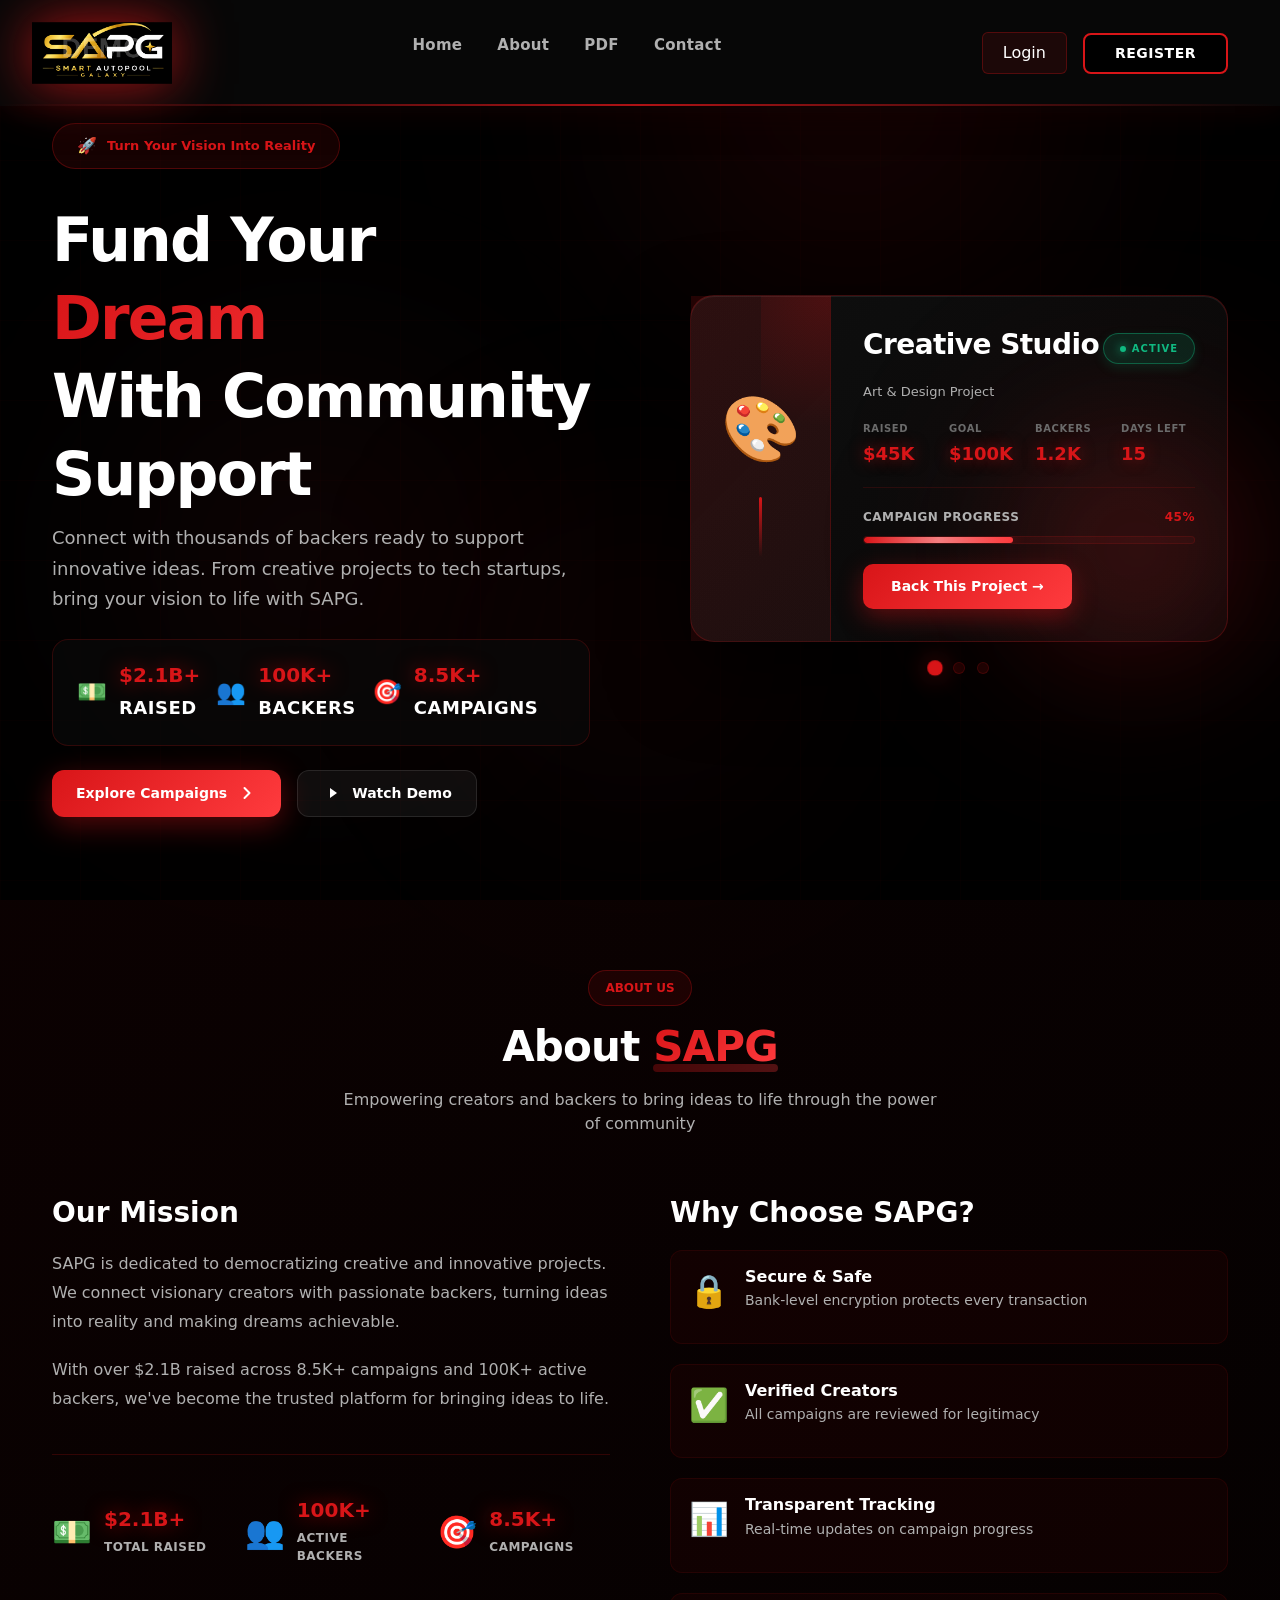
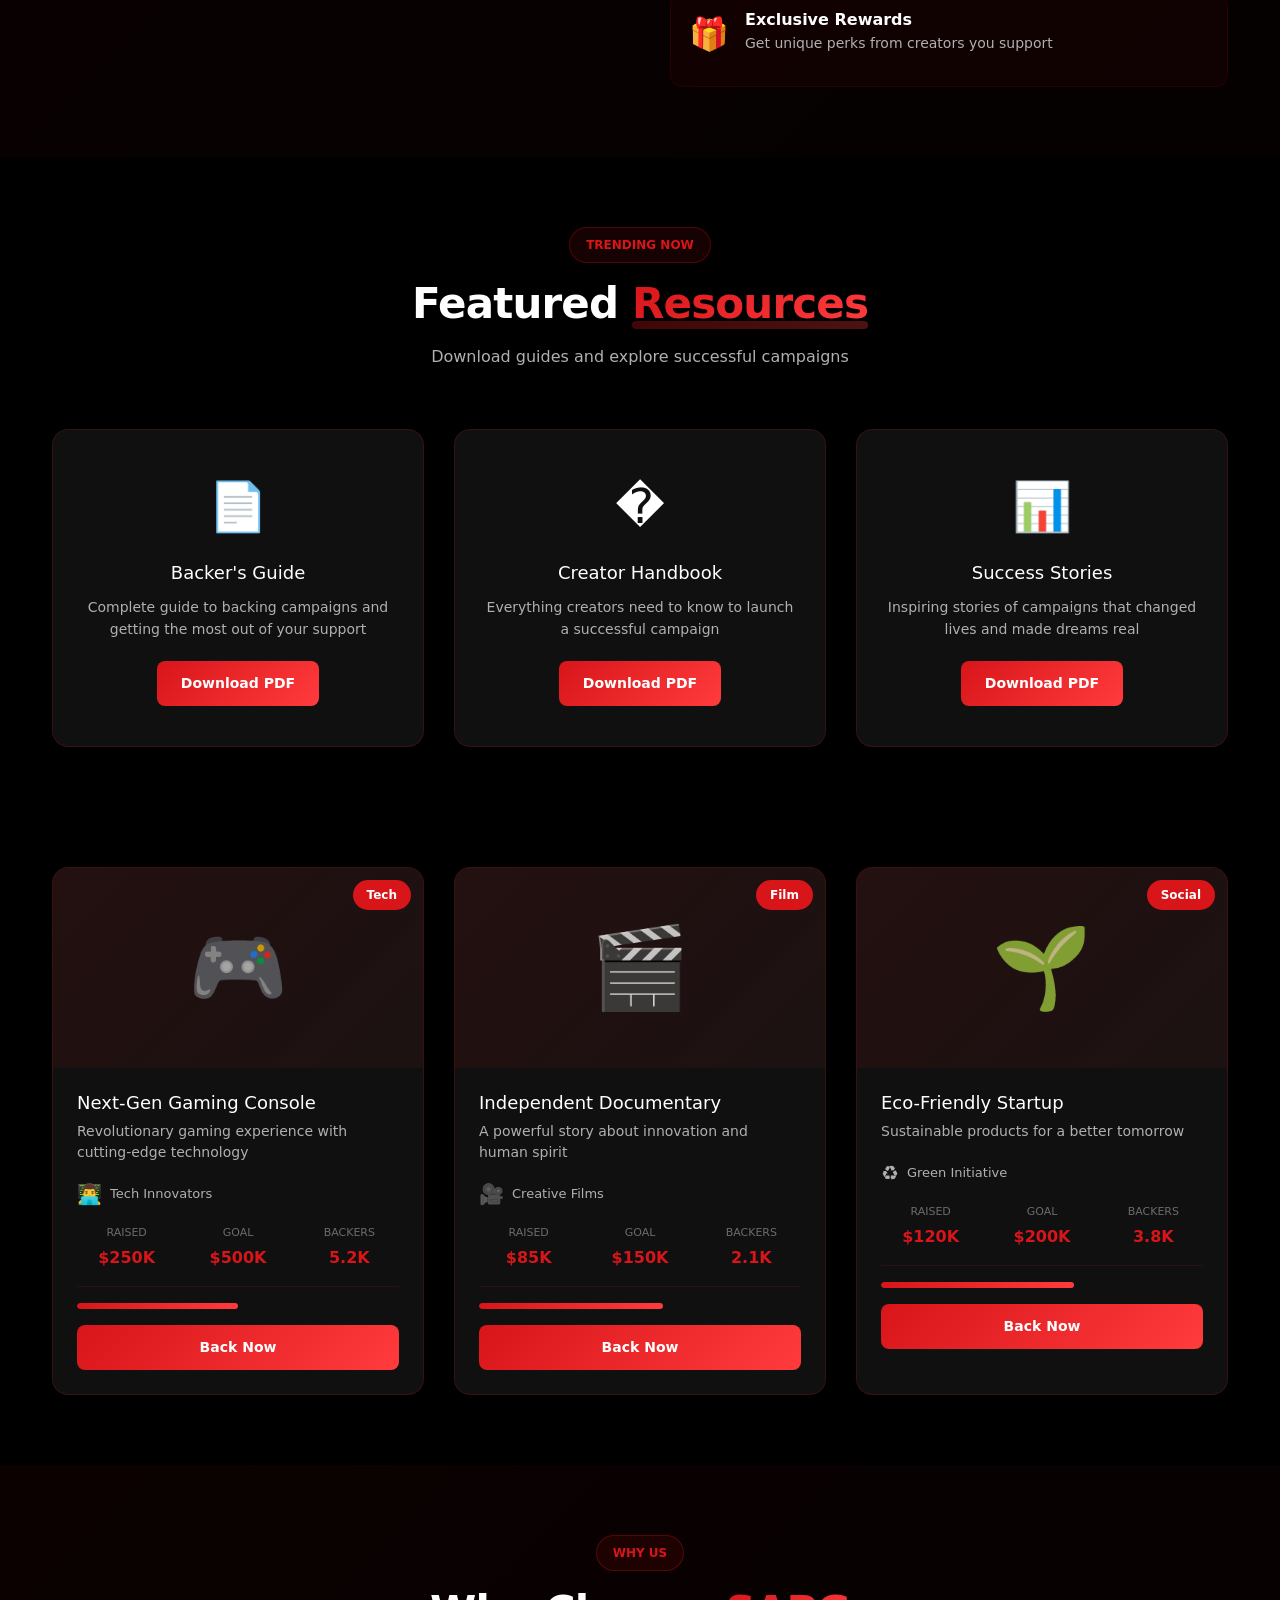
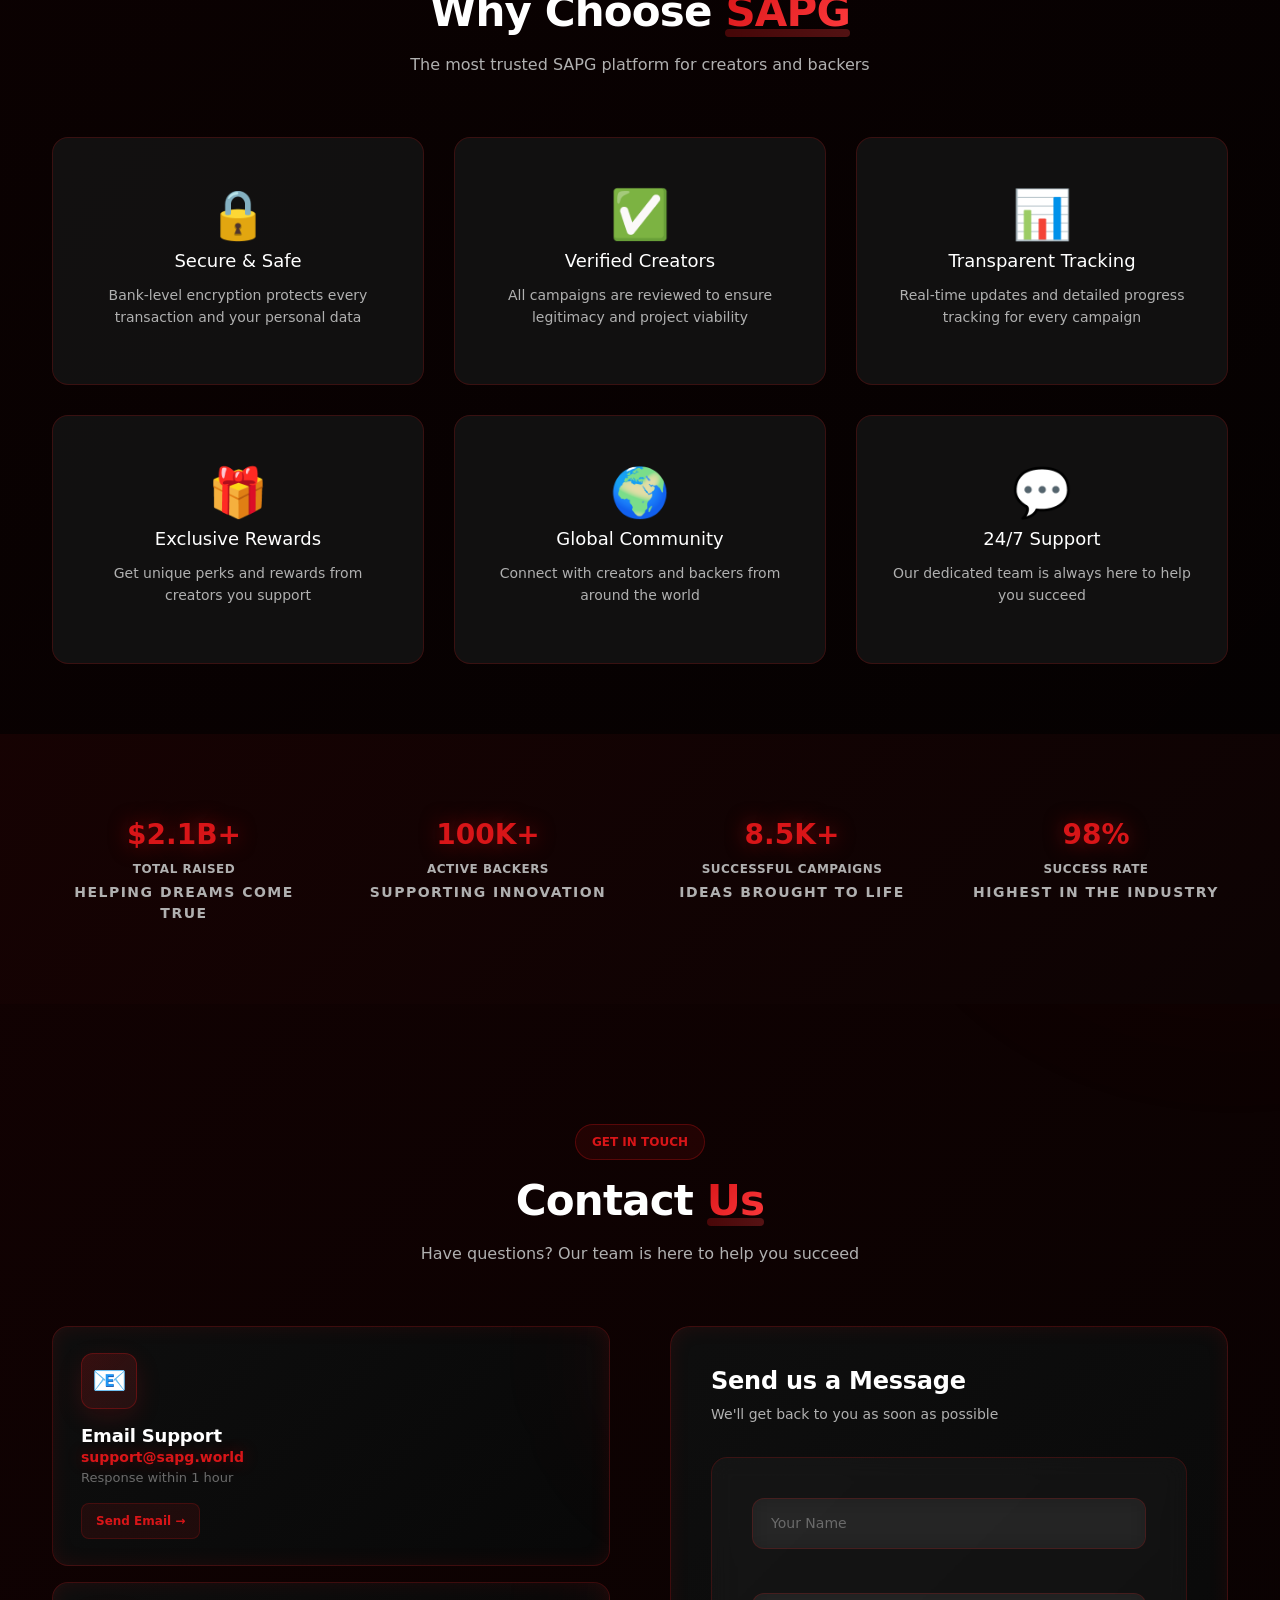
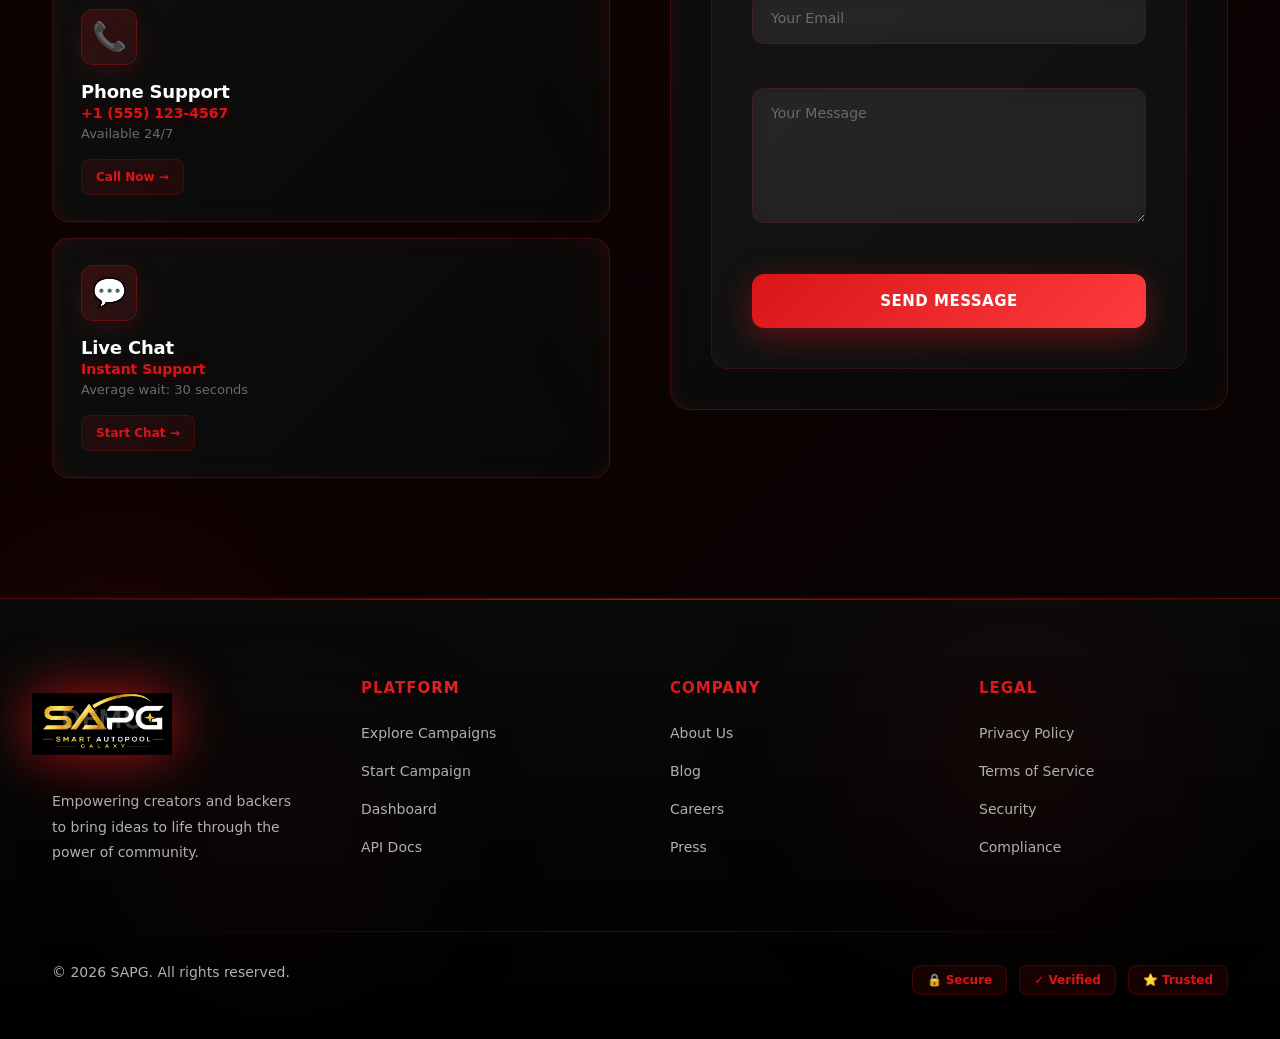
<file: html-red/index.html>
<!DOCTYPE html>
<html lang="en">

<head>
    <meta charset="UTF-8">
    <meta name="viewport" content="width=device-width, initial-scale=1.0">
    <title>SAPG - Bring Your Ideas to Life</title>
        <link rel="icon" href="images/logo.png" type="image/png">
    <!-- Font Css -->
    <link href="css/stylesheet.css" rel="stylesheet">
    <!-- Custom Css -->
    <link href="css/style.css" rel="stylesheet">
    <!-- Bootstrap Css -->
    <link href="css/bootstrap.min.css" rel="stylesheet">
    <!-- Chart link -->
    <link href="https://fonts.googleapis.com/css2?family=Inter:wght@400;600&display=swap" rel="stylesheet">


</head>

<body>






        
    </head>

    <body>

        <div class="page-scroll-area">
            <!-- Navbar Section -->
 <!-- Navigation Bar -->
    <nav class="navbar">
        <div class="container">
            <div class="nav-brand">
                <img src="images/logo.png" alt="SAPG Logo" class="logo">
            </div>
          
            <ul class="nav-menu" id="navMenu">
                <li><a href="#home">Home</a></li>
                <li><a href="#about">About</a></li>
                <li><a href="#pdf">PDF</a></li>
                <li><a href="#contact">Contact</a></li>
            </ul>
            <div class="nav-buttons">
                <a href="../UserPanel/login.php" class="nav-login text-white">Login</a>
                <a href="../UserPanel/register.php" class="btn-launch text-white">Register</a>
            </div>
              <div class="nav-toggle" id="navToggle">
                <span></span>
                <span></span>
                <span></span>
            </div>
        </div>
    </nav>

            
<!-- Navbar Section -->

   
 <!-- Home Section -->
    <section class="hero-premium" id="home">
        <div class="hero-premium-bg">
            <div class="hero-glow-orb orb-1"></div>
            <div class="hero-glow-orb orb-2"></div>
            <div class="hero-glow-orb orb-3"></div>
        </div>
        <div class="hero-grid-lines"></div>

        <div class="container">
            <div class="hero-premium-content">
                <!-- Left Side - Text Content -->
                <div class="hero-left-premium">
                    <div class="hero-badge-premium">
                        <span class="badge-icon">🚀</span>
                        <span class="badge-text">Turn Your Vision Into Reality</span>
                    </div>

                    <div class="hero-heading">
                        <h1 class="title-word mb-0">Fund Your <span class="highlight-word">Dream</span></h1>
                        <h2 class="title-word">With Community Support</h2>
                    </div>

                    <p class="hero-description-premium">
                        Connect with thousands of backers ready to support innovative ideas. From creative projects to
                        tech startups, bring your vision to life with SAPG.
                    </p>

                    <div class="hero-stats-premium">
                        <div class="stat-item-premium">
                            <div class="stat-icon">💵</div>
                            <div class="stat-info">
                                <div class="stat-value">$2.1B+</div>
                                <div class="stat-label">Raised</div>
                            </div>
                        </div>
                        <div class="stat-divider-premium"></div>
                        <div class="stat-item-premium">
                            <div class="stat-icon">👥</div>
                            <div class="stat-info">
                                <div class="stat-value">100K+</div>
                                <div class="stat-label">Backers</div>
                            </div>
                        </div>
                        <div class="stat-divider-premium"></div>
                        <div class="stat-item-premium">
                            <div class="stat-icon">🎯</div>
                            <div class="stat-info">
                                <div class="stat-value">8.5K+</div>
                                <div class="stat-label">Campaigns</div>
                            </div>
                        </div>
                    </div>

                    <div class="hero-buttons-premium">
                        <button class="btn-primary-premium">
                            <span>Explore Campaigns</span>
                            <svg width="20" height="20" viewBox="0 0 20 20" fill="none">
                                <path d="M7.5 15L12.5 10L7.5 5" stroke="currentColor" stroke-width="2"
                                    stroke-linecap="round" stroke-linejoin="round" />
                            </svg>
                        </button>
                        <button class="btn-secondary-premium">
                            <svg width="20" height="20" viewBox="0 0 20 20" fill="none">
                                <path d="M8 5L15 10L8 15V5Z" fill="currentColor" />
                            </svg>
                            <span>Watch Demo</span>
                        </button>
                    </div>
                </div>

                <!-- Right Side - Visual Cards -->
                <div class="hero-right-premium">
                    <div class="premium-rotating-card">
                        <div class="card-visual-left">
                            <div class="card-icon-large">🎨</div>
                            <div class="card-accent-line"></div>
                        </div>

                        <div class="card-visual-right">
                            <div class="card-top-info">
                                <h3 class="card-project-name">Creative Studio</h3>
                                <span class="card-status-badge">ACTIVE</span>
                            </div>

                            <p class="card-project-type">Art & Design Project</p>

                            <div class="card-stats-grid">
                                <div class="stat-item-card">
                                    <span class="stat-label-card">Raised</span>
                                    <span class="stat-value-card">$45K</span>
                                </div>
                                <div class="stat-item-card">
                                    <span class="stat-label-card">Goal</span>
                                    <span class="stat-value-card">$100K</span>
                                </div>
                                <div class="stat-item-card">
                                    <span class="stat-label-card">Backers</span>
                                    <span class="stat-value-card">1.2K</span>
                                </div>
                                <div class="stat-item-card">
                                    <span class="stat-label-card">Days Left</span>
                                    <span class="stat-value-card">15</span>
                                </div>
                            </div>

                            <div class="card-progress-section">
                                <div class="progress-label-card">
                                    <span>Campaign Progress</span>
                                    <span class="progress-value-card">45%</span>
                                </div>
                                <div class="progress-bar-card">
                                    <div class="progress-fill-card" style="width: 45%"></div>
                                </div>
                            </div>

                            <button class="card-action-btn">Back This Project →</button>
                        </div>
                    </div>

                    <div class="card-indicators-bottom">
                        <button class="indicator-dot active" data-index="0"></button>
                        <button class="indicator-dot" data-index="1"></button>
                        <button class="indicator-dot" data-index="2"></button>
                    </div>
                </div>
            </div>
        </div>
    </section>

    <!-- About Section -->
    <section class="how-it-works" id="about">
        <div class="container">
            <div class="section-header">
                <span class="tag">About Us</span>
                <h2>About <span class="highlight">SAPG</span></h2>
                <p class="section-subtitle">Empowering creators and backers to bring ideas to life through the power of
                    community</p>
            </div>

            <div class="about-content">
                <div class="about-left">
                    <h3>Our Mission</h3>
                    <p>SAPG is dedicated to democratizing creative and innovative projects. We connect visionary
                        creators with passionate backers, turning ideas into reality and making dreams achievable.</p>
                    <p>With over $2.1B raised across 8.5K+ campaigns and 100K+ active backers, we've become the trusted
                        platform for bringing ideas to life.</p>

                    <div class="about-stats">
                        <div class="about-stat">
                            <div class="stat-icon">💵</div>
                            <div class="stat-info">
                                <div class="stat-value">$2.1B+</div>
                                <div class="stat-label">Total Raised</div>
                            </div>
                        </div>
                        <div class="about-stat">
                            <div class="stat-icon">👥</div>
                            <div class="stat-info">
                                <div class="stat-value">100K+</div>
                                <div class="stat-label">Active Backers</div>
                            </div>
                        </div>
                        <div class="about-stat">
                            <div class="stat-icon">🎯</div>
                            <div class="stat-info">
                                <div class="stat-value">8.5K+</div>
                                <div class="stat-label">Campaigns</div>
                            </div>
                        </div>
                    </div>
                </div>

                <div class="about-right">
                    <h3>Why Choose SAPG?</h3>
                    <div class="features-list">
                        <div class="feature-item">
                            <div class="feature-icon">🔒</div>
                            <div class="feature-text">
                                <h4>Secure & Safe</h4>
                                <p>Bank-level encryption protects every transaction</p>
                            </div>
                        </div>
                        <div class="feature-item">
                            <div class="feature-icon">✅</div>
                            <div class="feature-text">
                                <h4>Verified Creators</h4>
                                <p>All campaigns are reviewed for legitimacy</p>
                            </div>
                        </div>
                        <div class="feature-item">
                            <div class="feature-icon">📊</div>
                            <div class="feature-text">
                                <h4>Transparent Tracking</h4>
                                <p>Real-time updates on campaign progress</p>
                            </div>
                        </div>
                        <div class="feature-item">
                            <div class="feature-icon">🎁</div>
                            <div class="feature-text">
                                <h4>Exclusive Rewards</h4>
                                <p>Get unique perks from creators you support</p>
                            </div>
                        </div>
                    </div>
                </div>
            </div>
        </div>
    </section>

    <!-- Featured Campaigns Section -->
    <section class="featured-campaigns" id="pdf">
        <div class="container">
            <div class="section-header">
                <span class="tag">Trending Now</span>
                <h2>Featured <span class="highlight">Resources</span></h2>
                <p class="section-subtitle">Download guides and explore successful campaigns</p>
            </div>

            <div class="resources-container">
                <div class="resources-grid">
                    <div class="resource-card">
                        <div class="resource-icon">📄</div>
                        <h3>Backer's Guide</h3>
                        <p>Complete guide to backing campaigns and getting the most out of your support</p>
                        <button class="btn-resource">Download PDF</button>
                    </div>

                    <div class="resource-card">
                        <div class="resource-icon">�</div>
                        <h3>Creator Handbook</h3>
                        <p>Everything creators need to know to launch a successful campaign</p>
                        <button class="btn-resource">Download PDF</button>
                    </div>

                    <div class="resource-card">
                        <div class="resource-icon">📊</div>
                        <h3>Success Stories</h3>
                        <p>Inspiring stories of campaigns that changed lives and made dreams real</p>
                        <button class="btn-resource">Download PDF</button>
                    </div>
                </div>

                <div class="campaigns-grid">
                    <div class="campaign-card">
                        <div class="campaign-image">
                            <div class="image-placeholder">🎮</div>
                            <span class="campaign-badge">Tech</span>
                        </div>
                        <div class="campaign-content">
                            <h3>Next-Gen Gaming Console</h3>
                            <p>Revolutionary gaming experience with cutting-edge technology</p>
                            <div class="campaign-creator">
                                <span class="creator-avatar">👨‍💻</span>
                                <span class="creator-name">Tech Innovators</span>
                            </div>
                            <div class="campaign-stats">
                                <div class="stat">
                                    <span class="label">Raised</span>
                                    <span class="value">$250K</span>
                                </div>
                                <div class="stat">
                                    <span class="label">Goal</span>
                                    <span class="value">$500K</span>
                                </div>
                                <div class="stat">
                                    <span class="label">Backers</span>
                                    <span class="value">5.2K</span>
                                </div>
                            </div>
                            <div class="progress-bar">
                                <div class="progress" style="width: 50%"></div>
                            </div>
                            <button class="btn-back">Back Now</button>
                        </div>
                    </div>

                    <div class="campaign-card">
                        <div class="campaign-image">
                            <div class="image-placeholder">🎬</div>
                            <span class="campaign-badge">Film</span>
                        </div>
                        <div class="campaign-content">
                            <h3>Independent Documentary</h3>
                            <p>A powerful story about innovation and human spirit</p>
                            <div class="campaign-creator">
                                <span class="creator-avatar">🎥</span>
                                <span class="creator-name">Creative Films</span>
                            </div>
                            <div class="campaign-stats">
                                <div class="stat">
                                    <span class="label">Raised</span>
                                    <span class="value">$85K</span>
                                </div>
                                <div class="stat">
                                    <span class="label">Goal</span>
                                    <span class="value">$150K</span>
                                </div>
                                <div class="stat">
                                    <span class="label">Backers</span>
                                    <span class="value">2.1K</span>
                                </div>
                            </div>
                            <div class="progress-bar">
                                <div class="progress" style="width: 57%"></div>
                            </div>
                            <button class="btn-back">Back Now</button>
                        </div>
                    </div>

                    <div class="campaign-card">
                        <div class="campaign-image">
                            <div class="image-placeholder">🌱</div>
                            <span class="campaign-badge">Social</span>
                        </div>
                        <div class="campaign-content">
                            <h3>Eco-Friendly Startup</h3>
                            <p>Sustainable products for a better tomorrow</p>
                            <div class="campaign-creator">
                                <span class="creator-avatar">♻️</span>
                                <span class="creator-name">Green Initiative</span>
                            </div>
                            <div class="campaign-stats">
                                <div class="stat">
                                    <span class="label">Raised</span>
                                    <span class="value">$120K</span>
                                </div>
                                <div class="stat">
                                    <span class="label">Goal</span>
                                    <span class="value">$200K</span>
                                </div>
                                <div class="stat">
                                    <span class="label">Backers</span>
                                    <span class="value">3.8K</span>
                                </div>
                            </div>
                            <div class="progress-bar">
                                <div class="progress" style="width: 60%"></div>
                            </div>
                            <button class="btn-back">Back Now</button>
                        </div>
                    </div>
                </div>
            </div>
        </div>
    </section>

    <!-- Why Choose Us Section -->
    <section class="why-choose-us">
        <div class="container">
            <div class="section-header">
                <span class="tag">Why Us</span>
                <h2>Why Choose <span class="highlight">SAPG</span></h2>
                <p class="section-subtitle">The most trusted SAPG platform for creators and backers</p>
            </div>

            <div class="features-grid">
                <div class="feature-card">
                    <div class="feature-icon">🔒</div>
                    <h3>Secure & Safe</h3>
                    <p>Bank-level encryption protects every transaction and your personal data</p>
                </div>

                <div class="feature-card">
                    <div class="feature-icon">✅</div>
                    <h3>Verified Creators</h3>
                    <p>All campaigns are reviewed to ensure legitimacy and project viability</p>
                </div>

                <div class="feature-card">
                    <div class="feature-icon">📊</div>
                    <h3>Transparent Tracking</h3>
                    <p>Real-time updates and detailed progress tracking for every campaign</p>
                </div>

                <div class="feature-card">
                    <div class="feature-icon">🎁</div>
                    <h3>Exclusive Rewards</h3>
                    <p>Get unique perks and rewards from creators you support</p>
                </div>

                <div class="feature-card">
                    <div class="feature-icon">🌍</div>
                    <h3>Global Community</h3>
                    <p>Connect with creators and backers from around the world</p>
                </div>

                <div class="feature-card">
                    <div class="feature-icon">💬</div>
                    <h3>24/7 Support</h3>
                    <p>Our dedicated team is always here to help you succeed</p>
                </div>
            </div>
        </div>
    </section>

    <!-- Stats Section -->
    <section class="stats-section">
        <div class="container">
            <div class="stats-grid">
                <div class="stat-box">
                    <div class="stat-number">$2.1B+</div>
                    <div class="stat-label">Total Raised</div>
                    <div class="stat-description">Helping dreams come true</div>
                </div>

                <div class="stat-box">
                    <div class="stat-number">100K+</div>
                    <div class="stat-label">Active Backers</div>
                    <div class="stat-description">Supporting innovation</div>
                </div>

                <div class="stat-box">
                    <div class="stat-number">8.5K+</div>
                    <div class="stat-label">Successful Campaigns</div>
                    <div class="stat-description">Ideas brought to life</div>
                </div>

                <div class="stat-box">
                    <div class="stat-number">98%</div>
                    <div class="stat-label">Success Rate</div>
                    <div class="stat-description">Highest in the industry</div>
                </div>
            </div>
        </div>
    </section>

    <!-- Contact Section -->
    <section class="contact-section" id="contact">
        <div class="container">
            <div class="section-header">
                <span class="tag">Get In Touch</span>
                <h2>Contact <span class="highlight">Us</span></h2>
                <p class="section-subtitle">Have questions? Our team is here to help you succeed</p>
            </div>

            <div class="contact-wrapper">
                <div class="contact-cards-premium">
                    <div class="contact-card-premium">
                        <div class="contact-card-glow"></div>
                        <div class="contact-card-content">
                            <div class="contact-icon-wrapper">
                                <div class="contact-icon-bg">📧</div>
                            </div>
                            <h3>Email Support</h3>
                            <p class="contact-main">support@sapg.world</p>
                            <p class="contact-sub">Response within 1 hour</p>
                            <a href="mailto:support@sapg.world" class="contact-link">Send Email →</a>
                        </div>
                    </div>

                    <div class="contact-card-premium">
                        <div class="contact-card-glow"></div>
                        <div class="contact-card-content">
                            <div class="contact-icon-wrapper">
                                <div class="contact-icon-bg">📞</div>
                            </div>
                            <h3>Phone Support</h3>
                            <p class="contact-main">+1 (555) 123-4567</p>
                            <p class="contact-sub">Available 24/7</p>
                            <a href="tel:+15551234567" class="contact-link">Call Now →</a>
                        </div>
                    </div>

                    <div class="contact-card-premium">
                        <div class="contact-card-glow"></div>
                        <div class="contact-card-content">
                            <div class="contact-icon-wrapper">
                                <div class="contact-icon-bg">💬</div>
                            </div>
                            <h3>Live Chat</h3>
                            <p class="contact-main">Instant Support</p>
                            <p class="contact-sub">Average wait: 30 seconds</p>
                            <button class="contact-link">Start Chat →</button>
                        </div>
                    </div>
                </div>

                <div class="contact-form-section">
                    <div class="form-header">
                        <h3>Send us a Message</h3>
                        <p>We'll get back to you as soon as possible</p>
                    </div>
                    <form class="contact-form">
                        <div class="form-group">
                            <input type="text" placeholder="Your Name" required>
                        </div>
                        <div class="form-group">
                            <input type="email" placeholder="Your Email" required>
                        </div>
                        <div class="form-group">
                            <textarea placeholder="Your Message" rows="5" required></textarea>
                        </div>
                        <button type="submit" class="btn-submit">Send Message</button>
                    </form>
                </div>
            </div>
        </div>
    </section>








            <!-- Footer Section -->

    <!-- Footer -->
    <footer class="footer-premium">
        <div class="footer-glow-orb orb-1"></div>
        <div class="footer-glow-orb orb-2"></div>
        
        <div class="container">
            <div class="footer-content">
                <div class="footer-section">
                    <div class="nav-brand">
                        <img src="images/logo.png" alt="SAPG Logo" class="logo">
                       
                    </div>
                    <p>Empowering creators and backers to bring ideas to life through the power of community.</p>
                </div>

                <div class="footer-section">
                    <h4>Platform</h4>
                    <ul>
                        <li><a href="#">Explore Campaigns</a></li>
                        <li><a href="#">Start Campaign</a></li>
                        <li><a href="#">Dashboard</a></li>
                        <li><a href="#">API Docs</a></li>
                    </ul>
                </div>

                <div class="footer-section">
                    <h4>Company</h4>
                    <ul>
                        <li><a href="#">About Us</a></li>
                        <li><a href="#">Blog</a></li>
                        <li><a href="#">Careers</a></li>
                        <li><a href="#">Press</a></li>
                    </ul>
                </div>

                <div class="footer-section">
                    <h4>Legal</h4>
                    <ul>
                        <li><a href="#">Privacy Policy</a></li>
                        <li><a href="#">Terms of Service</a></li>
                        <li><a href="#">Security</a></li>
                        <li><a href="#">Compliance</a></li>
                    </ul>
                </div>
            </div>

            <div class="footer-divider"></div>

            <div class="footer-bottom">
                <p>&copy; 2026 SAPG. All rights reserved.</p>
                <div class="footer-badges">
                    <span class="badge">🔒 Secure</span>
                    <span class="badge">✓ Verified</span>
                    <span class="badge">⭐ Trusted</span>
                </div>
            </div>
        </div>
    </footer>


</div>        </div>




 <script>
            // Card rotation
            const indicatorDots = document.querySelectorAll('.indicator-dot');
            const premiumCard = document.querySelector('.premium-rotating-card');

            const cardData = [
                { icon: '🎨', name: 'Creative Studio', type: 'Art & Design', raised: '$45K', goal: '$100K', backers: '1.2K', days: '15', progress: 45 },
                { icon: '🎮', name: 'Gaming Console', type: 'Tech Project', raised: '$250K', goal: '$500K', backers: '5.2K', days: '22', progress: 50 },
                { icon: '🎬', name: 'Documentary', type: 'Film Project', raised: '$85K', goal: '$150K', backers: '2.1K', days: '8', progress: 57 }
            ];

            let currentCardIndex = 0;
            let autoRotateInterval;

            function updateCard(index) {
                const data = cardData[index];
                const card = premiumCard;

                card.style.animation = 'none';
                setTimeout(() => {
                    card.querySelector('.card-icon-large').textContent = data.icon;
                    card.querySelector('.card-project-name').textContent = data.name;
                    card.querySelector('.card-project-type').textContent = data.type;
                    card.querySelectorAll('.stat-value-card')[0].textContent = data.raised;
                    card.querySelectorAll('.stat-value-card')[1].textContent = data.goal;
                    card.querySelectorAll('.stat-value-card')[2].textContent = data.backers;
                    card.querySelectorAll('.stat-value-card')[3].textContent = data.days;
                    card.querySelector('.progress-value-card').textContent = data.progress + '%';
                    card.querySelector('.progress-fill-card').style.width = data.progress + '%';

                    card.style.animation = 'cardSlideIn 0.8s ease both';
                }, 50);

                indicatorDots.forEach((dot, i) => {
                    dot.classList.toggle('active', i === index);
                });
            }

            function autoRotate() {
                currentCardIndex = (currentCardIndex + 1) % cardData.length;
                updateCard(currentCardIndex);
            }

            indicatorDots.forEach((dot, index) => {
                dot.addEventListener('click', () => {
                    currentCardIndex = index;
                    updateCard(index);
                    clearInterval(autoRotateInterval);
                    autoRotateInterval = setInterval(autoRotate, 5000);
                });
            });

            autoRotateInterval = setInterval(autoRotate, 5000);

            // Mobile menu
            const navToggle = document.getElementById('navToggle');
            const navMenu = document.getElementById('navMenu');

            navToggle.addEventListener('click', () => {
                navToggle.classList.toggle('active');
                navMenu.classList.toggle('active');
            });

            document.querySelectorAll('.nav-menu a').forEach(link => {
                link.addEventListener('click', () => {
                    navToggle.classList.remove('active');
                    navMenu.classList.remove('active');
                });
            });

            // Smooth scroll
            document.querySelectorAll('a[href^="#"]').forEach(anchor => {
                anchor.addEventListener('click', function (e) {
                    e.preventDefault();
                    const target = document.querySelector(this.getAttribute('href'));
                    if (target) {
                        target.scrollIntoView({ behavior: 'smooth', block: 'start' });
                    }
                });
            });
        </script>
        <!-- Scripts -->
        <script src="js/jquery.js"></script>
        <script src="js/bootstrap.bundle.min.js"></script>
         <script src="js/custom.js"></script>

            </body>

</html>
</file>
<file: html-red/css/stylesheet.css>
@font-face {
    font-family: "Inter", sans-serif;
    src: url('../fonts/Inter-VariableFont_opsz\,wght.ttf') format('ttf');
    font-weight: 400, 500, 600, 700, 800, 900;
    font-style: italic;
    font-display: swap;
}

@font-face {
    font-family: "Roboto", sans-serif;
    src: url('../fonts/Roboto-VariableFont_wdth\,wght.ttf') format('ttf');
    font-weight: 400, 500, 600, 700, 800, 900;
    font-style: italic;
    font-display: swap;
}
</file>
<file: html-red/css/style.css>
/* ===== Premium Crypto Landing Page - Dark Theme ===== */

:root {
  /* Primary Colors */
  --primary: #D81518;
  --primary-light: #FF3B3E;
  --primary-dark: #A81012;

  /* Background Colors */
  --bg-dark: #0A0A0A;
  --bg-darker: #000000;
  --bg-card: #141414;
  --bg-card-hover: #1A1A1A;

  /* Text Colors */
  --text-primary: #FFFFFF;
  --text-secondary: #B0B0B0;
  --text-muted: #6B6B6B;

  /* Border & Effects */
  --border-color: rgba(255, 255, 255, 0.08);
  --border-hover: rgba(216, 21, 24, 0.5);
  --shadow-sm: 0 2px 8px rgba(0, 0, 0, 0.3);
  --shadow-md: 0 8px 24px rgba(0, 0, 0, 0.4);
  --shadow-lg: 0 16px 48px rgba(0, 0, 0, 0.5);
  --shadow-glow: 0 0 30px rgba(216, 21, 24, 0.4);

  /* Transitions */
  --transition: all 0.3s cubic-bezier(0.4, 0, 0.2, 1);
}

/* ===== Reset & Base Styles ===== */
* {
  margin: 0;
  padding: 0;
  box-sizing: border-box;
}

*,
*::before,
*::after {
  box-sizing: border-box;
}

html {
  scroll-behavior: smooth;
  scroll-padding-top: 80px;
  overflow-x: hidden;
  box-sizing: border-box;
  width: 100%;
}

body {
  font-family: 'Inter', -apple-system, BlinkMacSystemFont, 'Segoe UI', sans-serif;
  background: var(--bg-darker) !important;
  background-image: 
    radial-gradient(at 0% 0%, rgba(216, 21, 24, 0.1) 0px, transparent 50%),
    radial-gradient(at 100% 0%, rgba(255, 59, 62, 0.08) 0px, transparent 50%),
    radial-gradient(at 100% 100%, rgba(216, 21, 24, 0.1) 0px, transparent 50%),
    radial-gradient(at 0% 100%, rgba(255, 59, 62, 0.08) 0px, transparent 50%);
  background-attachment: fixed;
  color: var(--text-primary) !important;
  line-height: 1.6;
  overflow-x: hidden;
  -webkit-font-smoothing: antialiased;
  -moz-osx-font-smoothing: grayscale;
  position: relative;
  box-sizing: border-box;
  width: 100%;
  max-width: 100vw;
}

a {
  text-decoration: none !important;
  color: inherit;
}
.container{
  max-width:1200px !important;
}
ul {
  list-style: none;
  padding: 0px !important;
}

button {
  font-family: inherit;
  cursor: pointer;
  border: none;
  outline: none;
}

img {
  max-width: 100%;
  display: block;
}

/* ===== Container ===== */
.container {
  max-width: 1280px;
  margin: 0 auto;
  padding: 0 24px;
  position: relative;
  z-index: 1;
  width: 100%;
  box-sizing: border-box;
}

/* ===== Navbar ===== */
.navbar {
  position: fixed !important;
  top: 0;
  left: 0;
  width: 100%;
  background: rgba(8, 8, 8, 0.98);
  backdrop-filter: blur(20px);
  z-index: 1000;
  padding: 20px 0;
  animation: slideDown 0.5s ease;
  box-shadow: 0 4px 30px rgba(0, 0, 0, 0.7), 0 0 30px rgba(216, 21, 24, 0.15);
}

.navbar::before {
  content: '';
  position: absolute;
  bottom: 0;
  left: 0;
  width: 100%;
  height: 2px;
  background: linear-gradient(90deg, transparent, rgba(216, 21, 24, 0.8), transparent);
  animation: borderPulse 3s ease-in-out infinite;
}

@keyframes borderPulse {

  0%,
  100% {
    opacity: 0.4;
  }

  50% {
    opacity: 1;
  }
}

@keyframes slideDown {
  from {
    transform: translateY(-100%);
    opacity: 0;
  }

  to {
    transform: translateY(0);
    opacity: 1;
  }
}

.navbar .container {
  display: flex;
  justify-content: space-between;
  align-items: center;
}

.nav-brand {
  display: flex;
  align-items: center;
  gap: 12px;
  font-size: 24px;
  font-weight: 700;
  color: var(--text-primary);
  position: relative;
}

.logo {
  width: 100px;
  height: 90px;
  border-radius: 0;
  object-fit: contain;
  transition: all 0.4s ease;
  filter: drop-shadow(0 0 20px rgba(216, 21, 24, 0.8));
  animation: logoFloat 4s ease-in-out infinite;
  scale: 1.4;
}

@keyframes logoFloat {

  0%,
  100% {
    filter: drop-shadow(0 0 20px rgba(216, 21, 24, 0.8));
    transform: translateY(0) scale(1);
  }

  50% {
    filter: drop-shadow(0 0 35px rgba(216, 21, 24, 1));
    transform: translateY(-3px) scale(1.05);
  }
}

.logo:hover {
  transform: scale(1.15) rotate(10deg);
  filter: drop-shadow(0 0 40px rgba(216, 21, 24, 1));
}

.nav-menu {
  display: flex;
  align-items: center;
  gap: 35px;
}

.nav-menu a {
  color: var(--text-secondary);
  font-weight: 600;
  font-size: 15px;
  transition: var(--transition);
  position: relative;
  padding: 8px 0;
  letter-spacing: 0.3px;
}

.nav-menu a.active {
  color: var(--primary);
}

.nav-menu a.active::before {
  width: 100% !important;
}

.nav-login {
  padding: 8px 20px !important;
  border: 1px solid rgba(216, 21, 24, 0.3) !important;
  border-radius: 6px;
  background: rgba(216, 21, 24, 0.1) !important;
  transition: all 0.3s ease !important;
}

.nav-login:hover {
  background: rgba(216, 21, 24, 0.2) !important;
  border-color: var(--primary) !important;
  box-shadow: 0 0 15px rgba(216, 21, 24, 0.4) !important;
}

.nav-menu a:not(.btn-launch):hover {
  color: var(--primary);
}

.nav-menu a:not(.btn-launch)::before {
  content: '';
  position: absolute;
  bottom: 0;
  left: 50%;
  transform: translateX(-50%);
  width: 0;
  height: 2px;
  background: linear-gradient(90deg, var(--primary), var(--primary-light));
  transition: width 0.3s ease;
  box-shadow: 0 0 10px rgba(216, 21, 24, 0.6);
}

.nav-menu a:not(.btn-launch):hover::before {
  width: 100%;
}

.nav-buttons {
  display: flex;
  align-items: center;
  gap: 16px;
}

.btn-launch {
  background: #000;
  color: var(--text-primary);
  padding: 8px 30px;
  border-radius: 8px;
  font-weight: 700;
  font-size: 14px;
  transition: all 0.3s ease;
  position: relative;
  overflow: hidden;
  border: 2px solid #D81518;
  letter-spacing: 0.5px;
  text-transform: uppercase;
  z-index: 1;
}

.btn-launch::before {
  content: '';
  position: absolute;
  top: 0;
  left: -100%;
  width: 100%;
  height: 100%;
  background: linear-gradient(90deg, transparent, #D81518, transparent);
  animation: btnSweep 2s linear infinite;
}

@keyframes btnSweep {
  0% {
    left: -100%;
  }
  100% {
    left: 100%;
  }
}

.btn-launch::after {
  content: '';
  position: absolute;
  top: 50%;
  left: 50%;
  width: 0;
  height: 0;
  background: rgba(216, 21, 24, 0.5);
  border-radius: 50%;
  transform: translate(-50%, -50%);
  animation: btnPulse 2s ease-out infinite;
}

@keyframes btnPulse {
  0% {
    width: 0;
    height: 0;
    opacity: 1;
  }
  100% {
    width: 300px;
    height: 300px;
    opacity: 0;
  }
}

.btn-launch:hover {
  background: #D81518;
  border-color: #FF3B3E;
  transform: scale(1.08);
  box-shadow: 0 0 40px rgba(216, 21, 24, 1), inset 0 0 20px rgba(255, 59, 62, 0.4), 0 0 60px rgba(216, 21, 24, 0.6);
}

.btn-launch:hover::before {
  animation: btnSweep 1s linear infinite;
}

.btn-launch:active {
  transform: scale(0.95);
  box-shadow: 0 0 20px rgba(216, 21, 24, 0.6);
}

.nav-toggle {
  display: none;
  flex-direction: column;
  gap: 5px;
  cursor: pointer;
  padding: 10px;
  background: rgba(216, 21, 24, 0.1);
  border-radius: 10px;
  border: 1px solid rgba(216, 21, 24, 0.3);
  transition: all 0.3s ease;
}

.nav-toggle:hover {
  background: rgba(216, 21, 24, 0.2);
  box-shadow: 0 0 20px rgba(216, 21, 24, 0.4);
}

.nav-toggle span {
  width: 25px;
  height: 3px;
  background: var(--primary);
  border-radius: 2px;
  transition: var(--transition);
}

.nav-toggle.active span:nth-child(1) {
  transform: rotate(45deg) translate(8px, 8px);
}

.nav-toggle.active span:nth-child(2) {
  opacity: 0;
}

.nav-toggle.active span:nth-child(3) {
  transform: rotate(-45deg) translate(4px, -4px);
}

/* ===== Hero Section - Premium Redesign ===== */
.hero {
  min-height: 120vh;
  display: flex;
  align-items: center;
  padding: 140px 0 80px;
  position: relative;
  overflow: hidden;
  background: #000;
}

.hero-bg-animated {
  position: absolute;
  top: 0;
  left: 0;
  width: 100%;
  height: 100%;
  background: radial-gradient(ellipse at 20% 50%, rgba(216, 21, 24, 0.15) 0%, transparent 50%),
              radial-gradient(ellipse at 80% 50%, rgba(255, 59, 62, 0.1) 0%, transparent 50%);
  animation: bgPulse 10s ease-in-out infinite;
  pointer-events: none;
}

@keyframes bgPulse {
  0%, 100% { opacity: 0.6; transform: scale(1); }
  50% { opacity: 1; transform: scale(1.1); }
}

.hero-grid-lines {
  position: absolute;
  top: 0;
  left: 0;
  width: 100%;
  height: 100%;
  background-image:
    linear-gradient(rgba(216, 21, 24, 0.05) 1px, transparent 1px),
    linear-gradient(90deg, rgba(216, 21, 24, 0.05) 1px, transparent 1px);
  background-size: 80px 80px;
  animation: gridMove 20s linear infinite;
  pointer-events: none;
  opacity: 0.4;
}

/* @keyframes gridMove {
  0% { transform: translate(0, 0); }
  100% { transform: translate(80px, 80px); }
} */

.hero-glow-orbs {
  position: absolute;
  top: 0;
  left: 0;
  width: 100%;
  height: 100%;
  overflow: hidden;
  pointer-events: none;
}

.glow-orb {
  position: absolute;
  border-radius: 50%;
  filter: blur(100px);
  animation: floatOrb 15s ease-in-out infinite;
}

.orb-1 {
  width: 500px;
  height: 500px;
  background: radial-gradient(circle, rgba(216, 21, 24, 0.3) 0%, transparent 70%);
  top: -10%;
  right: 10%;
  animation-delay: 0s;
}

.orb-2 {
  width: 400px;
  height: 400px;
  background: radial-gradient(circle, rgba(255, 59, 62, 0.2) 0%, transparent 70%);
  bottom: 10%;
  left: 5%;
  animation-delay: 5s;
}

.orb-3 {
  width: 300px;
  height: 300px;
  background: radial-gradient(circle, rgba(216, 21, 24, 0.25) 0%, transparent 70%);
  top: 50%;
  left: 50%;
  animation-delay: 10s;
}

@keyframes floatOrb {
  0%, 100% { transform: translate(0, 0) scale(1); }
  33% { transform: translate(50px, -50px) scale(1.1); }
  66% { transform: translate(-30px, 30px) scale(0.9); }
}

.hero-content {
  display: grid;
  grid-template-columns: 1fr 1fr;
  gap: 80px;
  align-items: center;
  position: relative;
  z-index: 1;
}

.hero-left {
  animation: fadeInLeft 1s ease;
}

@keyframes fadeInLeft {
  from { opacity: 0; transform: translateX(-50px); }
  to { opacity: 1; transform: translateX(0); }
}

.hero-badge {
  display: inline-flex;
  align-items: center;
  gap: 10px;
  background: rgba(216, 21, 24, 0.1);
  border: 1px solid rgba(216, 21, 24, 0.3);
  padding: 8px 20px;
  border-radius: 50px;
  font-size: 13px;
  font-weight: 600;
  color: var(--primary);
  margin-bottom: 32px;
  backdrop-filter: blur(10px);
  animation: badgeFloat 3s ease-in-out infinite;
}

@keyframes badgeFloat {
  0%, 100% { transform: translateY(0); }
  50% { transform: translateY(-5px); }
}

.badge-dot {
  width: 8px;
  height: 8px;
  background: var(--primary);
  border-radius: 50%;
  animation: pulseDot 2s ease-in-out infinite;
  box-shadow: 0 0 10px var(--primary);
}

.hero-title {
  font-size: clamp(48px, 7vw, 72px);
  font-weight: 900;
  line-height: 1.1;
  margin-bottom: 24px;
  letter-spacing: -0.03em;
}

.title-line {
  display: block;
  color: var(--text-primary);
  animation: fadeInUp 0.8s ease 0.2s both;
}

.title-highlight {
  display: block;
  background: linear-gradient(135deg, var(--primary) 0%, var(--primary-light) 100%);
  -webkit-background-clip: text;
  -webkit-text-fill-color: transparent;
  background-clip: text;
  animation: fadeInUp 0.8s ease 0.4s both, textGlow 3s ease-in-out infinite;
  position: relative;
}

@keyframes textGlow {
  0%, 100% { filter: drop-shadow(0 0 20px rgba(216, 21, 24, 0.5)); }
  50% { filter: drop-shadow(0 0 40px rgba(216, 21, 24, 0.8)); }
}

.hero-description {
  font-size: 18px;
  color: var(--text-secondary);
  margin-bottom: 40px;
  line-height: 1.7;
  max-width: 540px;
  animation: fadeInUp 0.8s ease 0.6s both;
}

.hero-cta {
  display: flex;
  gap: 16px;
  margin-bottom: 48px;
  animation: fadeInUp 0.8s ease 0.8s both;
}

.cta-primary {
  display: flex;
  align-items: center;
  gap: 10px;
  background: linear-gradient(135deg, var(--primary), var(--primary-light));
  color: var(--text-primary);
  padding: 16px 32px;
  border-radius: 12px;
  font-size: 16px;
  font-weight: 700;
  border: none;
  cursor: pointer;
  transition: all 0.3s ease;
  position: relative;
  overflow: hidden;
  box-shadow: 0 8px 30px rgba(216, 21, 24, 0.4);
}

.cta-primary::before {
  content: '';
  position: absolute;
  top: 0;
  left: -100%;
  width: 100%;
  height: 100%;
  background: linear-gradient(90deg, transparent, rgba(255, 255, 255, 0.3), transparent);
  animation: btnShine 3s infinite;
}

@keyframes btnShine {
  0% { left: -100%; }
  50%, 100% { left: 100%; }
}

.cta-primary:hover {
  transform: translateY(-5px) scale(1.05);
  box-shadow: 0 15px 50px rgba(216, 21, 24, 0.7), 0 0 40px rgba(216, 21, 24, 0.5);
}

.cta-primary:active {
  transform: translateY(-2px) scale(0.98);
}

.cta-secondary {
  display: flex;
  align-items: center;
  gap: 10px;
  background: rgba(255, 255, 255, 0.05);
  color: var(--text-primary);
  padding: 16px 32px;
  border-radius: 12px;
  font-size: 16px;
  font-weight: 700;
  border: 1px solid rgba(255, 255, 255, 0.1);
  cursor: pointer;
  transition: all 0.3s ease;
  backdrop-filter: blur(10px);
  position: relative;
  overflow: hidden;
}

.cta-secondary::before {
  content: '';
  position: absolute;
  inset: 0;
  background: linear-gradient(135deg, rgba(216, 21, 24, 0.1), transparent);
  opacity: 0;
  transition: opacity 0.3s ease;
}

.cta-secondary:hover {
  background: rgba(255, 255, 255, 0.1);
  border-color: var(--primary);
  transform: translateY(-5px);
  box-shadow: 0 10px 35px rgba(216, 21, 24, 0.4), inset 0 0 20px rgba(216, 21, 24, 0.1);
}

.cta-secondary:hover::before {
  opacity: 1;
}

.cta-secondary:active {
  transform: translateY(-2px) scale(0.98);
}

.hero-stats-box {
  display: flex;
  gap: 40px;
  padding: 28px 32px;
  background: rgba(10, 10, 10, 0.6);
  border: 1px solid rgba(216, 21, 24, 0.2);
  border-radius: 16px;
  backdrop-filter: blur(20px);
  animation: fadeInUp 0.8s ease 1s both;
  position: relative;
  overflow: hidden;
}

.hero-stats-box::before {
  content: '';
  position: absolute;
  top: 0;
  left: -100%;
  width: 100%;
  height: 100%;
  background: linear-gradient(90deg, transparent, rgba(216, 21, 24, 0.1), transparent);
  animation: statsSweep 4s infinite;
}

@keyframes statsSweep {
  0% { left: -100%; }
  100% { left: 100%; }
}

.stat-item {
  flex: 1;
  text-align: center;
}

.stat-number {
  font-size: 32px;
  font-weight: 800;
  color: var(--primary);
  margin-bottom: 4px;
  text-shadow: 0 0 20px rgba(216, 21, 24, 0.6);
  animation: numberPulse 3s ease-in-out infinite;
}

@keyframes numberPulse {
  0%, 100% { transform: scale(1); }
  50% { transform: scale(1.05); }
}

.stat-text {
  font-size: 13px;
  color: var(--text-secondary);
  font-weight: 500;
  text-transform: uppercase;
  letter-spacing: 0.5px;
}

.hero-right-premium {
  position: relative;
  animation: fadeInRight 1s ease 0.4s both;
  display: flex;
  flex-direction: column;
  align-items: center;
  gap: 20px;
  width: 100%;
}

@keyframes fadeInRight {
  from { opacity: 0; transform: translateX(50px); }
  to { opacity: 1; transform: translateX(0); }
}

.premium-rotating-card {
  position: relative;
  width: 100%;
  max-width: 650px;
  background: linear-gradient(135deg, rgba(15, 15, 15, 0.98) 0%, rgba(8, 8, 8, 0.98) 100%);
  border: 1.5px solid rgba(216, 21, 24, 0.25);
  border-radius: 24px;
  display: grid;
  grid-template-columns: 140px 1fr;
  overflow: visible;
  box-shadow: 0 30px 80px rgba(0, 0, 0, 0.7), inset 0 1px 0 rgba(255, 255, 255, 0.08);
  transition: all 0.5s cubic-bezier(0.34, 1.56, 0.64, 1);
  animation: cardSlideIn 0.8s ease both;
}

.premium-rotating-card::before {
  content: '';
  position: absolute;
  bottom: -100px;
  right: -100px;
  width: 400px;
  height: 400px;
  background: radial-gradient(circle, rgba(216, 21, 24, 0.2) 0%, transparent 70%);
  border-radius: 50%;
  filter: blur(80px);
  pointer-events: none;
  animation: glowPulse 8s ease-in-out infinite;
  z-index: -1;
}

.premium-rotating-card::after {
  content: '';
  position: absolute;
  bottom: -60px;
  right: -60px;
  width: 300px;
  height: 300px;
  background: radial-gradient(circle, rgba(255, 59, 62, 0.15) 0%, transparent 70%);
  border-radius: 50%;
  filter: blur(60px);
  pointer-events: none;
  animation: glowPulse 10s ease-in-out infinite 1s;
  z-index: -1;
}

@keyframes glowPulse {
  0%, 100% { 
    transform: scale(1);
    opacity: 0.6;
  }
  50% { 
    transform: scale(1.1);
    opacity: 1;
  }
}

@keyframes cardSlideIn {
  from {
    opacity: 0;
    transform: translateY(40px);
  }
  to {
    opacity: 1;
    transform: translateY(0);
  }
}

@keyframes borderGlow {
  0%, 100% {
    border-color: rgba(216, 21, 24, 0.25);
    box-shadow: inset 0 0 20px rgba(216, 21, 24, 0.1), 0 0 20px rgba(216, 21, 24, 0.2);
  }
  50% {
    border-color: rgba(216, 21, 24, 0.6);
    box-shadow: inset 0 0 30px rgba(216, 21, 24, 0.2), 0 0 40px rgba(216, 21, 24, 0.4);
  }
}

@keyframes borderRotate {
  0% {
    transform: rotate(0deg);
  }
  100% {
    transform: rotate(360deg);
  }
}

@keyframes cardHoverFloat {
  0%, 100% {
    transform: translateY(0px);
  }
  50% {
    transform: translateY(-8px);
  }
}

@keyframes backgroundShift {
  0%, 100% {
    background-position: 0% 50%;
  }
  50% {
    background-position: 100% 50%;
  }
}

@keyframes shadowPulse {
  0%, 100% {
    box-shadow: inset 0 0 20px rgba(216, 21, 24, 0.1), 0 0 20px rgba(216, 21, 24, 0.2);
  }
  50% {
    box-shadow: inset 0 0 30px rgba(216, 21, 24, 0.2), 0 0 40px rgba(216, 21, 24, 0.4);
  }
}

@keyframes iconPulse {
  0%, 100% {
    box-shadow: 0 8px 24px rgba(216, 21, 24, 0.15);
    transform: scale(1);
  }
  50% {
    box-shadow: 0 8px 32px rgba(216, 21, 24, 0.4);
    transform: scale(1.05);
  }
}

@keyframes linkGlow {
  0%, 100% {
    background: rgba(216, 21, 24, 0.1);
    box-shadow: 0 0 10px rgba(216, 21, 24, 0.2);
  }
  50% {
    background: rgba(216, 21, 24, 0.2);
    box-shadow: 0 0 20px rgba(216, 21, 24, 0.4);
  }
}

@keyframes contentShimmer {
  0%, 100% {
    opacity: 1;
  }
  50% {
    opacity: 0.95;
  }
}

.premium-rotating-card:hover {
  border-color: rgba(216, 21, 24, 0.6);
  transform: translateY(-8px);
  box-shadow: 0 40px 100px rgba(216, 21, 24, 0.4), 0 0 80px rgba(216, 21, 24, 0.2), inset 0 1px 0 rgba(216, 21, 24, 0.2);
}

.card-visual-left {
  background: linear-gradient(135deg, rgba(216, 21, 24, 0.15), rgba(255, 59, 62, 0.08));
  border-right: 1px solid rgba(216, 21, 24, 0.2);
  display: flex;
  flex-direction: column;
  align-items: center;
  justify-content: center;
  gap: 20px;
  padding: 40px 20px;
  position: relative;
  overflow: hidden;
}

.card-visual-left::before {
  content: '';
  position: absolute;
  top: -50%;
  right: -50%;
  width: 100%;
  height: 100%;
  background: radial-gradient(circle, rgba(216, 21, 24, 0.2) 0%, transparent 70%);
  animation: rotateGlow 15s linear infinite;
  pointer-events: none;
}

@keyframes rotateGlow {
  from { transform: rotate(0deg); }
  to { transform: rotate(360deg); }
}

.card-icon-large {
  font-size: 64px;
  animation: iconFloatLarge 3s ease-in-out infinite;
  position: relative;
  z-index: 2;
}

@keyframes iconFloatLarge {
  0%, 100% { transform: translateY(0); }
  50% { transform: translateY(-12px); }
}

.card-accent-line {
  width: 3px;
  height: 60px;
  background: linear-gradient(180deg, var(--primary), transparent);
  border-radius: 2px;
  position: relative;
  z-index: 2;
}

.card-visual-right {
  padding: 32px 32px;
  display: flex;
  flex-direction: column;
  justify-content: space-between;
  position: relative;
  z-index: 2;
}

.card-top-info {
  display: flex;
  justify-content: space-between;
  align-items: center;
  margin-bottom: 12px;
}

.card-project-name {
  font-size: 28px;
  font-weight: 900;
  color: var(--text-primary);
  letter-spacing: -0.02em;
}

.card-status-badge {
  display: inline-flex;
  align-items: center;
  gap: 6px;
  background: rgba(16, 185, 129, 0.15);
  border: 1px solid rgba(16, 185, 129, 0.4);
  padding: 7px 16px;
  border-radius: 24px;
  font-size: 10px;
  font-weight: 900;
  color: #10B981;
  text-transform: uppercase;
  letter-spacing: 1px;
  box-shadow: 0 4px 12px rgba(16, 185, 129, 0.15);
}

.card-status-badge::before {
  content: '';
  width: 6px;
  height: 6px;
  background: #10B981;
  border-radius: 50%;
  animation: pulseDot 2s ease-in-out infinite;
  box-shadow: 0 0 10px #10B981;
}

.card-project-type {
  font-size: 13px;
  color: var(--text-secondary);
  margin-bottom: 20px;
  font-weight: 500;
}

.card-stats-grid {
  display: grid;
  grid-template-columns: repeat(4, 1fr);
  gap: 12px;
  margin-bottom: 20px;
  padding-bottom: 20px;
  border-bottom: 1px solid rgba(216, 21, 24, 0.15);
}

.stat-item-card {
  display: flex;
  flex-direction: column;
  gap: 4px;
}

.stat-label-card {
  font-size: 10px;
  color: var(--text-muted);
  text-transform: uppercase;
  letter-spacing: 0.6px;
  font-weight: 700;
}

.stat-value-card {
  font-size: 18px;
  font-weight: 900;
  color: var(--primary);
  text-shadow: 0 0 15px rgba(216, 21, 24, 0.5);
}

.card-progress-section {
  margin-bottom: 20px;
}

.progress-label-card {
  display: flex;
  justify-content: space-between;
  align-items: center;
  margin-bottom: 10px;
  font-size: 12px;
  font-weight: 700;
  color: var(--text-secondary);
  text-transform: uppercase;
  letter-spacing: 0.5px;
}

.progress-value-card {
  color: var(--primary);
  font-weight: 900;
}

.progress-bar-card {
  width: 100%;
  height: 8px;
  background: linear-gradient(90deg, rgba(216, 21, 24, 0.1), rgba(255, 59, 62, 0.05));
  border-radius: 4px;
  overflow: hidden;
  position: relative;
  border: 1px solid rgba(216, 21, 24, 0.15);
}

.progress-fill-card {
  height: 100%;
  background: linear-gradient(90deg, var(--primary), var(--primary-light));
  border-radius: 4px;
  position: relative;
  box-shadow: 0 0 16px rgba(216, 21, 24, 0.7);
  animation: progressPulse 2s ease-in-out infinite;
}

@keyframes progressPulse {
  0%, 100% { opacity: 1; }
  50% { opacity: 0.85; }
}

.progress-fill-card::after {
  content: '';
  position: absolute;
  top: 0;
  left: 0;
  width: 100%;
  height: 100%;
  background: linear-gradient(90deg, transparent, rgba(255, 255, 255, 0.4), transparent);
  animation: shimmer 2s infinite;
}

.card-action-btn {
  align-self: flex-start;
  background: linear-gradient(135deg, var(--primary), var(--primary-light));
  color: var(--text-primary);
  padding: 12px 28px;
  border-radius: 10px;
  font-size: 14px;
  font-weight: 700;
  border: none;
  cursor: pointer;
  transition: all 0.3s ease;
  position: relative;
  overflow: hidden;
  box-shadow: 0 8px 24px rgba(216, 21, 24, 0.4);
}

.card-action-btn::before {
  content: '';
  position: absolute;
  top: 0;
  left: -100%;
  width: 100%;
  height: 100%;
  background: linear-gradient(90deg, transparent, rgba(255, 255, 255, 0.3), transparent);
  transition: left 0.5s ease;
}

.card-action-btn:hover {
  transform: translateY(-3px);
  box-shadow: 0 12px 40px rgba(216, 21, 24, 0.6);
}

.card-action-btn:hover::before {
  left: 100%;
}

.card-indicators-bottom {
  display: flex;
  gap: 12px;
  justify-content: center;
}

.indicator-dot {
  width: 12px;
  height: 12px;
  border-radius: 50%;
  background: rgba(216, 21, 24, 0.2);
  border: 1px solid rgba(216, 21, 24, 0.3);
  cursor: pointer;
  transition: all 0.3s ease;
  padding: 0;
}

.indicator-dot.active {
  background: var(--primary);
  box-shadow: 0 0 20px rgba(216, 21, 24, 0.6);
  transform: scale(1.3);
}

.indicator-dot:hover {
  background: rgba(216, 21, 24, 0.4);
  border-color: var(--primary);
}

.card-header {
  display: flex;
  justify-content: flex-end;
  margin-bottom: 20px;
}

.crypto-badge {
  display: flex;
  align-items: center;
  gap: 6px;
  background: rgba(16, 185, 129, 0.15);
  border: 1px solid rgba(16, 185, 129, 0.3);
  padding: 6px 14px;
  border-radius: 20px;
  font-size: 11px;
  font-weight: 800;
  color: #10B981;
  text-transform: uppercase;
  letter-spacing: 0.8px;
}

.badge-pulse {
  width: 6px;
  height: 6px;
  background: #10B981;
  border-radius: 50%;
  animation: pulseDot 2s ease-in-out infinite;
  box-shadow: 0 0 10px #10B981;
}

.card-body {
  margin-bottom: 20px;
}

.crypto-name {
  font-size: 24px;
  font-weight: 700;
  color: var(--text-primary);
  margin-bottom: 4px;
}

.crypto-symbol {
  font-size: 13px;
  color: var(--text-muted);
  margin-bottom: 16px;
}

.crypto-price {
  font-size: 36px;
  font-weight: 800;
  color: var(--primary);
  margin-bottom: 8px;
  text-shadow: 0 0 30px rgba(216, 21, 24, 0.6);
  animation: priceFlicker 4s ease-in-out infinite;
}

@keyframes priceFlicker {
  0%, 100% { opacity: 1; }
  50% { opacity: 0.95; }
}

.crypto-change {
  display: inline-flex;
  align-items: center;
  gap: 4px;
  padding: 6px 12px;
  border-radius: 8px;
  font-size: 13px;
  font-weight: 700;
}

.crypto-change.positive {
  background: rgba(16, 185, 129, 0.15);
  border: 1px solid rgba(16, 185, 129, 0.3);
  color: #10B981;
}

.card-chart {
  height: 60px;
  opacity: 0.9;
  border-radius: 8px;
  overflow: hidden;
}

.card-chart svg {
  width: 100%;
  height: 100%;
}

.card-chart path {
  animation: drawChart 3s ease-in-out infinite;
}

@keyframes drawChart {
  0%, 100% { stroke-dashoffset: 0; }
  50% { stroke-dashoffset: 10; }
}

@keyframes floatParticle {

  0%,
  100% {
    transform: translate(0, 0) scale(1);
    opacity: 0;
  }

  10% {
    opacity: 0.3;
  }

  50% {
    transform: translate(100px, -100px) scale(1.5);
    opacity: 0.6;
  }

  90% {
    opacity: 0.3;
  }
}

.hero-content {
  display: grid;
  grid-template-columns: 1fr 1fr;
  gap: 100px;
  align-items: center;
  position: relative;
  z-index: 1;
}

.hero-left {
  animation: fadeInLeft 1s ease;
}

@keyframes fadeInLeft {
  from {
    opacity: 0;
    transform: translateX(-60px);
  }

  to {
    opacity: 1;
    transform: translateX(0);
  }
}

.badge {
  display: inline-flex;
  align-items: center;
  gap: 8px;
  background: rgba(216, 21, 24, 0.1);
  border: 1px solid rgba(216, 21, 24, 0.3);
  padding: 10px 20px;
  border-radius: 50px;
  font-size: 14px;
  font-weight: 600;
  color: var(--primary);
  backdrop-filter: blur(10px);
  animation: fadeInDown 0.8s ease 0.2s both;
}

@keyframes fadeInDown {
  from {
    opacity: 0;
    transform: translateY(-20px);
  }

  to {
    opacity: 1;
    transform: translateY(0);
  }
}

.badge-icon {
  font-size: 18px;
  animation: bounce 2s ease-in-out infinite;
}

@keyframes bounce {

  0%,
  100% {
    transform: translateY(0);
  }

  50% {
    transform: translateY(-5px);
  }
}

.hero-title {
  font-size: clamp(48px, 7vw, 80px);
  font-weight: 900;
  line-height: 1.1;
  margin-bottom: 28px;
  letter-spacing: -0.03em;
}

.title-word {
  display: inline-block;
  animation: fadeInUp 0.8s ease both;
}

.title-word:nth-child(1) {
  animation-delay: 0.3s;
}

.title-word:nth-child(2) {
  animation-delay: 0.4s;
}

.highlight {
  display: inline-block;
  background: linear-gradient(135deg, var(--primary) 0%, var(--primary-light) 100%);
  -webkit-background-clip: text;
  -webkit-text-fill-color: transparent;
  background-clip: text;
  animation: fadeInUp 0.8s ease 0.5s both, gradientShift 3s ease infinite;
  background-size: 200% 200%;
  position: relative;
}

.highlight::after {
  content: '';
  position: absolute;
  bottom: 0;
  left: 0;
  width: 100%;
  height: 8px;
  background: linear-gradient(90deg, var(--primary), var(--primary-light));
  opacity: 0.3;
  border-radius: 4px;
  animation: expandWidth 1s ease 0.8s both;
}

@keyframes expandWidth {
  from {
    width: 0;
  }

  to {
    width: 100%;
  }
}

@keyframes gradientShift {

  0%,
  100% {
    background-position: 0% 50%;
  }

  50% {
    background-position: 100% 50%;
  }
}

.hero-text {
  font-size: 19px;
  color: var(--text-secondary);
  margin-bottom: 40px;
  line-height: 1.8;
  max-width: 560px;
  animation: fadeInUp 0.8s ease 0.6s both;
}

.hero-buttons {
  display: flex;
  gap: 16px;
  margin-bottom: 56px;
  animation: fadeInUp 0.8s ease 0.7s both;
}

.btn-primary {
  display: flex;
  align-items: center;
  justify-content: center;
  gap: 8px;
  background: linear-gradient(135deg, var(--primary), var(--primary-light));
  color: var(--text-primary);
  padding: 18px 36px;
  border-radius: 14px;
  font-size: 17px;
  font-weight: 700;
  box-shadow: 0 8px 32px rgba(216, 21, 24, 0.4);
  transition: var(--transition);
  position: relative;
  overflow: hidden;
  border: 1px solid rgba(255, 255, 255, 0.1);
  animation: btnPulse 3s ease-in-out infinite;
  cursor: pointer;
}

@keyframes btnPulse {
  0%,
  100% {
    box-shadow: 0 8px 32px rgba(216, 21, 24, 0.4);
  }
  50% {
    box-shadow: 0 8px 40px rgba(216, 21, 24, 0.7), 0 0 50px rgba(216, 21, 24, 0.3);
  }
}

.btn-primary::before {
  content: '';
  position: absolute;
  top: 0;
  left: -100%;
  width: 100%;
  height: 100%;
  background: linear-gradient(90deg, transparent, rgba(255, 255, 255, 0.3), transparent);
  animation: btnSweep 3s infinite;
}

@keyframes btnSweep {
  0% { left: -100%; }
  50%, 100% { left: 100%; }
}

.btn-primary:hover {
  transform: translateY(-6px) scale(1.08);
  box-shadow: 0 16px 60px rgba(216, 21, 24, 0.9), 0 0 50px rgba(216, 21, 24, 0.6);
}

.btn-primary:active {
  transform: translateY(-2px) scale(0.96);
  box-shadow: 0 8px 30px rgba(216, 21, 24, 0.5);
}

.btn-primary svg {
  transition: transform 0.3s ease;
}

.btn-primary:hover svg {
  transform: translateX(6px);
}

.btn-secondary {
  display: flex;
  align-items: center;
  gap: 8px;
  background: rgba(255, 255, 255, 0.05);
  backdrop-filter: blur(10px);
  color: var(--text-primary);
  padding: 18px 36px;
  border: 2px solid rgba(255, 255, 255, 0.1);
  border-radius: 14px;
  font-size: 17px;
  font-weight: 700;
  transition: var(--transition);
  cursor: pointer;
  position: relative;
  overflow: hidden;
}

.btn-secondary::before {
  content: '';
  position: absolute;
  inset: 0;
  background: linear-gradient(135deg, rgba(216, 21, 24, 0.15), transparent);
  opacity: 0;
  transition: opacity 0.3s ease;
}

.btn-secondary:hover {
  background: rgba(255, 255, 255, 0.12);
  border-color: var(--primary);
  transform: translateY(-6px);
  box-shadow: 0 12px 40px rgba(216, 21, 24, 0.5), inset 0 0 20px rgba(216, 21, 24, 0.1);
}

.btn-secondary:hover::before {
  opacity: 1;
}

.btn-secondary:active {
  transform: translateY(-2px) scale(0.96);
}

.hero-stats {
  display: flex;
  align-items: center;
  gap: 32px;
  padding: 32px;
  background: rgba(255, 255, 255, 0.03);
  backdrop-filter: blur(20px);
  border: 1px solid var(--border-color);
  border-radius: 20px;
  animation: fadeInUp 0.8s ease 0.8s both;
}

.stat-box {
  flex: 1;
}

.stat-value {
  font-size: 32px;
  font-weight: 800;
  color: var(--primary);
  margin-bottom: 4px;
  text-shadow: 0 0 20px rgba(216, 21, 24, 0.5);
  animation: countUp 2s ease 1s both;
}

@keyframes countUp {
  from {
    opacity: 0;
    transform: translateY(10px);
  }

  to {
    opacity: 1;
    transform: translateY(0);
  }
}

.stat-label {
  font-size: 14px;
  color: var(--text-secondary);
  font-weight: 500;
}

.stat-divider {
  width: 1px;
  height: 40px;
  background: var(--border-color);
}

.hero-right {
  position: relative;
  height: 600px;
  animation: fadeInRight 1s ease 0.4s both;
}

@keyframes fadeInRight {
  from {
    opacity: 0;
    transform: translateX(60px);
  }

  to {
    opacity: 1;
    transform: translateX(0);
  }
}

.crypto-cards-wrapper {
  position: relative;
  width: 100%;
  height: 100%;
}

.crypto-card-pro {
  position: absolute;
  background: rgba(18, 18, 18, 0.95);
  backdrop-filter: blur(40px);
  border: 1px solid rgba(255, 255, 255, 0.06);
  border-radius: 24px;
  padding: 24px;
  box-shadow: 0 20px 60px rgba(0, 0, 0, 0.7), inset 0 1px 0 rgba(255, 255, 255, 0.05);
  transition: all 0.4s cubic-bezier(0.4, 0, 0.2, 1);
  cursor: pointer;
  animation: floatCard 10s ease-in-out infinite;
  position: relative;
  overflow: hidden;
}

.card-glow {
  position: absolute;
  top: -50%;
  left: -50%;
  width: 200%;
  height: 200%;
  background: radial-gradient(circle, rgba(216, 21, 24, 0.15) 0%, transparent 70%);
  opacity: 0;
  transition: opacity 0.4s ease;
  pointer-events: none;
}

.crypto-card-pro:hover .card-glow {
  opacity: 1;
}

.crypto-card-pro:hover {
  border-color: rgba(216, 21, 24, 0.4);
  transform: translateY(-12px) scale(1.02) !important;
  box-shadow: 0 30px 80px rgba(216, 21, 24, 0.4), 0 0 60px rgba(216, 21, 24, 0.2), inset 0 1px 0 rgba(255, 255, 255, 0.1);
}

.card-1 {
  top: 30px;
  left: 30px;
  width: 300px;
  animation-delay: 0s;
  z-index: 3;
}

.card-2 {
  top: 200px;
  right: 30px;
  width: 300px;
  animation-delay: 2s;
  z-index: 2;
}

.card-3 {
  bottom: 50px;
  left: 70px;
  width: 240px;
  animation-delay: 4s;
  z-index: 1;
}

.card-top {
  display: flex;
  justify-content: space-between;
  align-items: center;
  margin-bottom: 20px;
}

.crypto-icon {
  width: 40px;
  height: 40px;
  border-radius: 12px;
  background: rgba(255, 255, 255, 0.03);
  display: flex;
  align-items: center;
  justify-content: center;
  position: relative;
  box-shadow: 0 4px 12px rgba(0, 0, 0, 0.3);
}

.icon-glow {
  position: absolute;
  width: 100%;
  height: 100%;
  border-radius: 12px;
  background: inherit;
  filter: blur(8px);
  opacity: 0.5;
  z-index: -1;
}

.live-badge {
  display: flex;
  align-items: center;
  gap: 6px;
  background: rgba(16, 185, 129, 0.12);
  border: 1px solid rgba(16, 185, 129, 0.25);
  padding: 5px 12px;
  border-radius: 20px;
  font-size: 10px;
  font-weight: 800;
  color: #10B981;
  text-transform: uppercase;
  letter-spacing: 0.8px;
}

.pulse-dot {
  width: 6px;
  height: 6px;
  background: #10B981;
  border-radius: 50%;
  animation: pulseDot 2s ease-in-out infinite;
  box-shadow: 0 0 8px #10B981;
}

@keyframes pulseDot {

  0%,
  100% {
    opacity: 1;
    transform: scale(1);
  }

  50% {
    opacity: 0.5;
    transform: scale(0.8);
  }
}

.crypto-info {
  margin-bottom: 16px;
}

.crypto-info h3 {
  font-size: 18px;
  font-weight: 700;
  color: var(--text-primary);
  margin-bottom: 4px;
  letter-spacing: -0.01em;
}

.crypto-info .pair {
  font-size: 12px;
  color: var(--text-secondary);
  font-weight: 500;
  opacity: 0.7;
}

.crypto-value {
  display: flex;
  justify-content: space-between;
  align-items: center;
  margin-bottom: 20px;
}

.price {
  font-size: 28px;
  font-weight: 800;
  color: var(--text-primary);
  letter-spacing: -0.02em;
  line-height: 1;
}

.change-badge {
  display: inline-flex;
  align-items: center;
  gap: 4px;
  padding: 6px 10px;
  border-radius: 8px;
  font-size: 12px;
  font-weight: 700;
  background: rgba(16, 185, 129, 0.12);
  border: 1px solid rgba(16, 185, 129, 0.2);
}

.change-badge.positive {
  color: #10B981;
}

.change-badge svg {
  width: 12px;
  height: 12px;
}

.mini-chart {
  height: 50px;
  opacity: 0.8;
  border-radius: 8px;
  overflow: hidden;
  margin-top: 4px;
}

.mini-chart svg {
  width: 100%;
  height: 100%;
}

/* Execution Card Styles */
.execution-card {
  display: flex;
  flex-direction: column;
  justify-content: center;
}

.execution-icon {
  width: 56px;
  height: 56px;
  border-radius: 16px;
  background: rgba(255, 255, 255, 0.03);
  display: flex;
  align-items: center;
  justify-content: center;
  margin-bottom: 16px;
  position: relative;
  box-shadow: 0 8px 24px rgba(245, 158, 11, 0.3);
  animation: pulse 2s ease-in-out infinite;
}

.execution-icon .icon-glow {
  border-radius: 16px;
  filter: blur(12px);
  opacity: 0.6;
}

.execution-info h3 {
  font-size: 16px;
  font-weight: 700;
  color: var(--text-primary);
  margin-bottom: 6px;
  letter-spacing: -0.01em;
}

.exec-time {
  font-size: 13px;
  color: var(--text-secondary);
  font-weight: 500;
  margin-bottom: 16px;
}

.speed-bar {
  width: 100%;
  height: 8px;
  background: rgba(255, 255, 255, 0.06);
  border-radius: 4px;
  overflow: hidden;
  position: relative;
  box-shadow: inset 0 2px 4px rgba(0, 0, 0, 0.3);
}

.speed-fill {
  height: 100%;
  width: 88%;
  background: linear-gradient(90deg, #D81518, #FF3B3E);
  border-radius: 4px;
  position: relative;
  box-shadow: 0 0 16px rgba(216, 21, 24, 0.6);
  animation: speedPulse 2s ease-in-out infinite;
}

.speed-fill::before {
  content: '';
  position: absolute;
  top: 0;
  left: 0;
  width: 100%;
  height: 100%;
  background: linear-gradient(90deg, transparent, rgba(255, 255, 255, 0.4), transparent);
  animation: shimmer 1.5s infinite;
}

@keyframes speedPulse {

  0%,
  100% {
    width: 88%;
    opacity: 1;
  }

  50% {
    width: 95%;
    opacity: 0.9;
  }
}

@keyframes shimmer {
  0% {
    transform: translateX(-100%);
  }

  100% {
    transform: translateX(100%);
  }
}

/* ===== Section Header ===== */
.section-header {
  text-align: center;
  margin-bottom: 48px;
}

.tag {
  display: inline-block;
  background: rgba(216, 21, 24, 0.1);
  border: 1px solid rgba(216, 21, 24, 0.3);
  padding: 6px 16px;
  border-radius: 50px;
  font-size: 14px;
  font-weight: 600;
  color: var(--primary);
  margin-bottom: 16px;
}

.section-header h2 {
  font-size: clamp(32px, 5vw, 56px);
  font-weight: 800;
  line-height: 1.2;
  letter-spacing: -0.02em;
}

.section-subtitle {
  color: var(--text-secondary);
  font-size: 18px;
  margin-top: 16px;
  max-width: 700px;
  margin-left: auto;
  margin-right: auto;
}

/* ===== Features Section ===== */
.features {
  padding: 80px 0;
  background: var(--bg-darker);
  position: relative;
  overflow: hidden;
  opacity: 0;
  transform: translateY(50px);
  transition: all 0.8s ease;
}

.features.animate {
  opacity: 1;
  transform: translateY(0);
}

.features-grid-bg {
  position: absolute;
  top: 0;
  left: 0;
  width: 100%;
  height: 100%;
  background-image:
    linear-gradient(rgba(216, 21, 24, 0.02) 1px, transparent 1px),
    linear-gradient(90deg, rgba(216, 21, 24, 0.02) 1px, transparent 1px);
  background-size: 60px 60px;
  opacity: 0.4;
  pointer-events: none;
}

.features-grid {
  display: grid;
  grid-template-columns: repeat(auto-fit, minmax(340px, 1fr));
  gap: 28px;
  position: relative;
  z-index: 1;
}

.feature-card-crypto {
  background: rgba(10, 10, 10, 0.6);
  backdrop-filter: blur(10px);
  border: 1px solid rgba(216, 21, 24, 0.15);
  border-radius: 20px;
  padding: 36px 28px;
  transition: all 0.4s cubic-bezier(0.4, 0, 0.2, 1);
  cursor: pointer;
  position: relative;
  overflow: hidden;
  opacity: 1;
  transform: translateY(0);
  animation: fadeInUp 0.6s ease forwards, floatCard 6s ease-in-out infinite;
}

.feature-card-crypto.animate {
  animation: fadeInUp 0.6s ease forwards;
}

.feature-card-crypto:nth-child(1) {
  animation-delay: 0s, 0s;
}

.feature-card-crypto:nth-child(2) {
  animation-delay: 0.1s, 1s;
}

.feature-card-crypto:nth-child(3) {
  animation-delay: 0.2s, 2s;
}

.feature-card-crypto:nth-child(4) {
  animation-delay: 0.3s, 3s;
}

.feature-card-crypto:nth-child(5) {
  animation-delay: 0.4s, 4s;
}

.feature-card-crypto:nth-child(6) {
  animation-delay: 0.5s, 5s;
}

.card-glow-bg {
  position: absolute;
  top: -50%;
  left: -50%;
  width: 200%;
  height: 200%;
  background: radial-gradient(circle, rgba(216, 21, 24, 0.2) 0%, transparent 70%);
  opacity: 0;
  transition: opacity 0.4s ease;
  pointer-events: none;
}

.feature-card-crypto:hover .card-glow-bg {
  opacity: 1;
  animation: rotateGlow 8s linear infinite;
}

.feature-card-crypto::before {
  content: '';
  position: absolute;
  top: 0;
  left: -100%;
  width: 100%;
  height: 100%;
  background: linear-gradient(90deg, transparent, rgba(216, 21, 24, 0.1), transparent);
  transition: left 0.6s ease;
}

.feature-card-crypto:hover::before {
  left: 100%;
}

.feature-card-crypto:hover {
  border-color: rgba(216, 21, 24, 0.5);
  transform: translateY(-12px);
  box-shadow: 0 20px 60px rgba(216, 21, 24, 0.3), 0 0 40px rgba(216, 21, 24, 0.15), inset 0 1px 0 rgba(216, 21, 24, 0.2);
}

.feature-icon-crypto {
  width: 72px;
  height: 72px;
  background: linear-gradient(135deg, rgba(216, 21, 24, 0.15), rgba(255, 59, 62, 0.1));
  border: 1px solid rgba(216, 21, 24, 0.3);
  border-radius: 16px;
  display: flex;
  align-items: center;
  justify-content: center;
  color: var(--primary);
  margin-bottom: 24px;
  transition: all 0.4s ease;
  position: relative;
  animation: iconPulse 3s ease-in-out infinite;
}

.feature-icon-crypto::before {
  content: '';
  position: absolute;
  inset: -3px;
  background: linear-gradient(135deg, var(--primary), var(--primary-light));
  border-radius: 16px;
  opacity: 0;
  filter: blur(12px);
  transition: opacity 0.4s ease;
  z-index: -1;
}

.feature-card-crypto:hover .feature-icon-crypto {
  transform: scale(1.1) rotateY(360deg);
  box-shadow: 0 8px 32px rgba(216, 21, 24, 0.4);
}

.feature-card-crypto:hover .feature-icon-crypto::before {
  opacity: 0.6;
}

.feature-card-crypto h3 {
  font-size: 22px;
  font-weight: 700;
  margin-bottom: 12px;
  color: var(--text-primary);
  letter-spacing: -0.01em;
}

.feature-card-crypto p {
  font-size: 15px;
  color: var(--text-secondary);
  line-height: 1.7;
  margin-bottom: 20px;
}

.feature-badge {
  display: inline-block;
  background: rgba(216, 21, 24, 0.1);
  border: 1px solid rgba(216, 21, 24, 0.3);
  padding: 6px 14px;
  border-radius: 20px;
  font-size: 12px;
  font-weight: 700;
  color: var(--primary);
  text-transform: uppercase;
  letter-spacing: 0.5px;
  transition: all 0.3s ease;
}

.feature-card-crypto:hover .feature-badge {
  background: rgba(216, 21, 24, 0.2);
  box-shadow: 0 0 20px rgba(216, 21, 24, 0.4);
  transform: scale(1.05);
}

@keyframes fadeInUp {
  to {
    opacity: 1;
    transform: translateY(0);
  }
}

@keyframes floatCard {

  0%,
  100% {
    transform: translateY(0px);
  }

  50% {
    transform: translateY(-10px);
  }
}

@keyframes iconPulse {

  0%,
  100% {
    box-shadow: 0 0 0 0 rgba(216, 21, 24, 0.4);
  }

  50% {
    box-shadow: 0 0 20px 5px rgba(216, 21, 24, 0.2);
  }
}

@keyframes rotateGlow {
  from {
    transform: rotate(0deg);
  }

  to {
    transform: rotate(360deg);
  }
}

/* ===== Trading Section ===== */
.trading {
  padding: 80px 0;
  background: var(--bg-dark);
  position: relative;
  overflow: hidden;
  opacity: 0;
  transform: translateY(50px);
  transition: all 0.8s ease;
}

.trading.animate {
  opacity: 1;
  transform: translateY(0);
}

.trading-grid-bg {
  position: absolute;
  top: 0;
  left: 0;
  width: 100%;
  height: 100%;
  background-image:
    linear-gradient(rgba(216, 21, 24, 0.02) 1px, transparent 1px),
    linear-gradient(90deg, rgba(216, 21, 24, 0.02) 1px, transparent 1px);
  background-size: 40px 40px;
  opacity: 0.6;
  pointer-events: none;
}

.trading-content {
  display: grid;
  grid-template-columns: 1fr 1fr;
  gap: 80px;
  align-items: center;
  position: relative;
  z-index: 1;
}

.trading-left h2 {
  font-size: clamp(32px, 5vw, 48px);
  font-weight: 800;
  margin-bottom: 24px;
  line-height: 1.2;
}

.trading-left p {
  font-size: 18px;
  color: var(--text-secondary);
  margin-bottom: 32px;
  line-height: 1.7;
}

.check-list {
  margin-bottom: 40px;
  display: flex;
  flex-direction: column;
  gap: 16px;
}

.check-list li {
  display: flex;
  align-items: center;
  gap: 14px;
  font-size: 16px;
  color: var(--text-secondary);
  transition: all 0.3s ease;
}

.check-list li:hover {
  color: var(--text-primary);
  transform: translateX(8px);
}

.check-icon {
  width: 32px;
  height: 32px;
  background: rgba(216, 21, 24, 0.15);
  border: 1px solid rgba(216, 21, 24, 0.3);
  border-radius: 8px;
  display: flex;
  align-items: center;
  justify-content: center;
  color: var(--primary);
  flex-shrink: 0;
  transition: all 0.3s ease;
}

.check-list li:hover .check-icon {
  background: rgba(216, 21, 24, 0.25);
  box-shadow: 0 0 20px rgba(216, 21, 24, 0.4);
  transform: scale(1.1);
}

.check-text {
  font-weight: 500;
}

.platform-preview {
  background: rgba(10, 10, 10, 0.8);
  border: 1px solid rgba(216, 21, 24, 0.2);
  border-radius: 20px;
  overflow: hidden;
  box-shadow: 0 20px 60px rgba(0, 0, 0, 0.6), 0 0 40px rgba(216, 21, 24, 0.15);
  position: relative;
}

.platform-preview::before {
  content: '';
  position: absolute;
  top: 0;
  left: 0;
  right: 0;
  bottom: 0;
  background: linear-gradient(135deg, rgba(216, 21, 24, 0.05) 0%, transparent 50%);
  pointer-events: none;
}

.preview-header {
  background: rgba(0, 0, 0, 0.6);
  padding: 16px 20px;
  border-bottom: 1px solid rgba(216, 21, 24, 0.2);
  display: flex;
  align-items: center;
  justify-content: space-between;
  gap: 16px;
}

.dots {
  display: flex;
  gap: 8px;
}

.dots span {
  width: 12px;
  height: 12px;
  border-radius: 50%;
  background: rgba(216, 21, 24, 0.5);
}

.preview-title {
  font-size: 14px;
  font-weight: 700;
  color: var(--text-primary);
  text-transform: uppercase;
  letter-spacing: 1px;
  flex: 1;
}

.preview-status {
  display: flex;
  align-items: center;
  gap: 6px;
  font-size: 12px;
  font-weight: 600;
  color: #10B981;
  text-transform: uppercase;
  letter-spacing: 0.5px;
}

.preview-status .status-dot {
  width: 6px;
  height: 6px;
  background: #10B981;
  border-radius: 50%;
  animation: pulseDot 2s ease-in-out infinite;
  box-shadow: 0 0 8px #10B981;
}

.preview-body {
  padding: 0;
  height: 400px;
  position: relative;
}

.chart-area {
  width: 100%;
  height: 100%;
  background: linear-gradient(180deg, rgba(10, 10, 10, 0.8) 0%, rgba(0, 0, 0, 0.9) 100%);
  position: relative;
  overflow: hidden;
}

.chart-grid {
  position: absolute;
  top: 0;
  left: 0;
  width: 100%;
  height: 100%;
  background-image:
    linear-gradient(rgba(216, 21, 24, 0.05) 1px, transparent 1px),
    linear-gradient(90deg, rgba(216, 21, 24, 0.05) 1px, transparent 1px);
  background-size: 50px 50px;
  opacity: 0.3;
}

.chart-line {
  position: absolute;
  top: 0;
  left: 0;
  width: 100%;
  height: 100%;
  z-index: 2;
}

.chart-line path {
  filter: drop-shadow(0 0 8px rgba(216, 21, 24, 0.6));
}

.chart-data {
  position: absolute;
  top: 0;
  left: 0;
  width: 100%;
  height: 100%;
  z-index: 3;
}

.data-point {
  position: absolute;
  animation: floatPoint 3s ease-in-out infinite;
}

.data-point:nth-child(1) {
  animation-delay: 0s;
}

.data-point:nth-child(2) {
  animation-delay: 1s;
}

.data-point:nth-child(3) {
  animation-delay: 2s;
}

@keyframes floatPoint {

  0%,
  100% {
    transform: translateY(0);
  }

  50% {
    transform: translateY(-10px);
  }
}

.point-dot {
  width: 12px;
  height: 12px;
  background: var(--primary);
  border: 2px solid rgba(0, 0, 0, 0.8);
  border-radius: 50%;
  box-shadow: 0 0 20px rgba(216, 21, 24, 0.8), 0 0 40px rgba(216, 21, 24, 0.4);
  animation: pulseDot 2s ease-in-out infinite;
}

.chart-area::after {
  content: '';
  position: absolute;
  top: 0;
  left: -100%;
  width: 100%;
  height: 100%;
  background: linear-gradient(90deg, transparent, rgba(216, 21, 24, 0.1), transparent);
  animation: scanChart 4s infinite;
  z-index: 4;
}

@keyframes scanChart {
  0% {
    left: -100%;
  }

  100% {
    left: 100%;
  }
}

/* ===== Pricing Section ===== */
.pricing {
  padding: 80px 0;
  background: var(--bg-dark);
  opacity: 0;
  transform: translateY(50px);
  transition: all 0.8s ease;
}

.pricing.animate {
  opacity: 1;
  transform: translateY(0);
}

.pricing-grid {
  display: grid;
  grid-template-columns: repeat(auto-fit, minmax(300px, 1fr));
  gap: 32px;
  margin-top: 48px;
}

.pricing-card {
  background: var(--bg-card);
  border: 1px solid var(--border-color);
  border-radius: 24px;
  padding: 48px 32px;
  transition: var(--transition);
  position: relative;
  opacity: 0;
  transform: translateY(30px);
}

.pricing-card.animate {
  animation: fadeInUp 0.6s ease forwards;
}

.pricing-card:hover {
  border-color: var(--border-hover);
  transform: translateY(-8px);
  box-shadow: var(--shadow-glow);
}

.pricing-card.featured {
  border-color: var(--primary);
  background: rgba(216, 21, 24, 0.05);
  transform: scale(1.05);
}

.popular {
  position: absolute;
  top: -16px;
  left: 50%;
  transform: translateX(-50%);
  background: linear-gradient(135deg, var(--primary), var(--primary-light));
  color: var(--text-primary);
  padding: 6px 20px;
  border-radius: 50px;
  font-size: 13px;
  font-weight: 700;
}

.pricing-card h3 {
  font-size: 24px;
  font-weight: 700;
  margin-bottom: 16px;
}

.price {
  font-size: 48px;
  font-weight: 800;
  color: var(--primary);
  margin-bottom: 32px;
  display: flex;
  align-items: baseline;
  gap: 4px;
}

.price span:first-child {
  font-size: 24px;
  color: var(--text-secondary);
}

.price span:last-child {
  font-size: 18px;
  color: var(--text-secondary);
}

.pricing-card ul {
  margin-bottom: 32px;
}

.pricing-card li {
  padding: 12px 0;
  border-bottom: 1px solid var(--border-color);
  color: var(--text-secondary);
  font-size: 15px;
}

.pricing-card li:last-child {
  border-bottom: none;
}

.btn-outline {
  width: 100%;
  padding: 14px;
  background: transparent;
  color: var(--primary);
  border: 2px solid var(--primary);
  border-radius: 12px;
  font-size: 16px;
  font-weight: 700;
  transition: var(--transition);
  cursor: pointer;
  position: relative;
  overflow: hidden;
}

.btn-outline::before {
  content: '';
  position: absolute;
  inset: 0;
  background: linear-gradient(135deg, rgba(216, 21, 24, 0.2), transparent);
  opacity: 0;
  transition: opacity 0.3s ease;
}

.btn-outline:hover {
  background: rgba(216, 21, 24, 0.15);
  border-color: var(--primary-light);
  transform: translateY(-4px);
  box-shadow: 0 8px 30px rgba(216, 21, 24, 0.4), inset 0 0 15px rgba(216, 21, 24, 0.1);
}

.btn-outline:hover::before {
  opacity: 1;
}

.btn-outline:active {
  transform: translateY(-1px) scale(0.98);
}

.pricing-card.featured .btn-primary {
  width: 100%;
}

/* ===== Contact Section - Crypto Premium Style ===== */
.contact {
  padding: 80px 0;
  background: var(--bg-darker);
  position: relative;
  overflow: hidden;
  opacity: 0;
  transform: translateY(50px);
  transition: all 0.8s ease;
}

.contact.animate {
  opacity: 1;
  transform: translateY(0);
}

.contact-grid-bg {
  position: absolute;
  top: 0;
  left: 0;
  width: 100%;
  height: 100%;
  background-image:
    linear-gradient(rgba(216, 21, 24, 0.03) 1px, transparent 1px),
    linear-gradient(90deg, rgba(216, 21, 24, 0.03) 1px, transparent 1px);
  background-size: 50px 50px;
  opacity: 0.5;
  pointer-events: none;
}

.contact-particles {
  position: absolute;
  top: 0;
  left: 0;
  width: 100%;
  height: 100%;
  overflow: hidden;
  pointer-events: none;
}

.particle-dot {
  position: absolute;
  width: 3px;
  height: 3px;
  background: var(--primary);
  border-radius: 50%;
  box-shadow: 0 0 10px var(--primary);
  animation: floatParticle 20s infinite ease-in-out;
}

.particle-dot:nth-child(1) {
  top: 20%;
  left: 15%;
  animation-delay: 0s;
}

.particle-dot:nth-child(2) {
  top: 60%;
  left: 85%;
  animation-delay: 5s;
}

.particle-dot:nth-child(3) {
  top: 40%;
  left: 70%;
  animation-delay: 10s;
}

.particle-dot:nth-child(4) {
  top: 80%;
  left: 30%;
  animation-delay: 15s;
}

.contact-subtitle {
  color: var(--text-secondary);
  font-size: 18px;
  margin-top: 16px;
  max-width: 700px;
  margin-left: auto;
  margin-right: auto;
}

.contact-main-grid {
  display: grid;
  grid-template-columns: 400px 1fr;
  gap: 40px;
  margin-top: 60px;
  position: relative;
  z-index: 1;
}

/* Left Side - Contact Info */
.contact-info-section {
  display: flex;
  flex-direction: column;
  gap: 20px;
}

.info-card-crypto {
  background: rgba(10, 10, 10, 0.8);
  border: 1px solid rgba(216, 21, 24, 0.2);
  border-radius: 16px;
  padding: 24px;
  position: relative;
  overflow: hidden;
  transition: all 0.4s ease;
}

.info-card-crypto::before {
  content: '';
  position: absolute;
  top: 0;
  left: -100%;
  width: 100%;
  height: 100%;
  background: linear-gradient(90deg, transparent, rgba(216, 21, 24, 0.1), transparent);
  transition: left 0.6s ease;
}

.info-card-crypto:hover::before {
  left: 100%;
}

.info-card-crypto:hover {
  border-color: rgba(216, 21, 24, 0.6);
  box-shadow: 0 8px 32px rgba(216, 21, 24, 0.3), inset 0 1px 0 rgba(216, 21, 24, 0.2);
  transform: translateX(4px);
}

/* Card Corners */
.card-corner {
  position: absolute;
  width: 12px;
  height: 12px;
  border: 2px solid var(--primary);
  opacity: 0.6;
  transition: opacity 0.3s ease;
}

.card-corner.top-left {
  top: -1px;
  left: -1px;
  border-right: none;
  border-bottom: none;
}

.card-corner.top-right {
  top: -1px;
  right: -1px;
  border-left: none;
  border-bottom: none;
}

.card-corner.bottom-left {
  bottom: -1px;
  left: -1px;
  border-right: none;
  border-top: none;
}

.card-corner.bottom-right {
  bottom: -1px;
  right: -1px;
  border-left: none;
  border-top: none;
}

.info-card-crypto:hover .card-corner {
  opacity: 1;
}

/* Scan Line Effect */
.card-scan-line {
  position: absolute;
  top: 0;
  left: 0;
  width: 100%;
  height: 2px;
  background: linear-gradient(90deg, transparent, var(--primary), transparent);
  opacity: 0;
  animation: scanLine 3s ease-in-out infinite;
}

@keyframes scanLine {

  0%,
  100% {
    top: 0;
    opacity: 0;
  }

  50% {
    top: 100%;
    opacity: 0.5;
  }
}

.info-header {
  display: flex;
  align-items: center;
  gap: 16px;
  margin-bottom: 16px;
}

.info-icon-crypto {
  width: 48px;
  height: 48px;
  background: rgba(216, 21, 24, 0.1);
  border: 1px solid rgba(216, 21, 24, 0.3);
  border-radius: 12px;
  display: flex;
  align-items: center;
  justify-content: center;
  color: var(--primary);
  transition: all 0.3s ease;
}

.info-card-crypto:hover .info-icon-crypto {
  background: rgba(216, 21, 24, 0.2);
  box-shadow: 0 0 20px rgba(216, 21, 24, 0.4);
  transform: scale(1.1);
}

.info-header h3 {
  font-size: 18px;
  font-weight: 700;
  color: var(--text-primary);
  letter-spacing: -0.01em;
}

.info-details {
  margin-bottom: 16px;
}

.info-main {
  font-size: 16px;
  font-weight: 600;
  color: var(--text-primary);
  margin-bottom: 4px;
}

.info-sub {
  font-size: 13px;
  color: var(--text-muted);
}

.status-indicator {
  display: flex;
  align-items: center;
  gap: 8px;
  padding-top: 16px;
  border-top: 1px solid rgba(255, 255, 255, 0.05);
}

.status-dot {
  width: 8px;
  height: 8px;
  background: #10B981;
  border-radius: 50%;
  animation: pulseDot 2s ease-in-out infinite;
  box-shadow: 0 0 10px #10B981;
}

.status-text {
  font-size: 12px;
  font-weight: 600;
  color: #10B981;
  text-transform: uppercase;
  letter-spacing: 0.5px;
}

/* Stats Card */
.stats-card-crypto {
  background: linear-gradient(135deg, rgba(216, 21, 24, 0.1), rgba(255, 59, 62, 0.05));
  border: 1px solid rgba(216, 21, 24, 0.3);
  border-radius: 16px;
  padding: 24px;
  display: flex;
  align-items: center;
  justify-content: space-between;
  gap: 20px;
  position: relative;
  overflow: hidden;
}

.stats-card-crypto::before {
  content: '';
  position: absolute;
  top: 0;
  left: 0;
  width: 100%;
  height: 100%;
  background: linear-gradient(45deg, transparent 30%, rgba(216, 21, 24, 0.1) 50%, transparent 70%);
  animation: shimmer 3s infinite;
}

.stat-item-crypto {
  text-align: center;
  flex: 1;
}

.stat-value-crypto {
  font-size: 24px;
  font-weight: 800;
  color: var(--primary);
  margin-bottom: 4px;
  text-shadow: 0 0 20px rgba(216, 21, 24, 0.5);
}

.stat-label-crypto {
  font-size: 11px;
  color: var(--text-secondary);
  text-transform: uppercase;
  letter-spacing: 1px;
  font-weight: 600;
}

.stat-divider-crypto {
  width: 1px;
  height: 40px;
  background: linear-gradient(to bottom, transparent, rgba(216, 21, 24, 0.5), transparent);
}

/* Right Side - Contact Form */
.contact-form-section {
  position: relative;
}

.form-container-crypto {
  background: rgba(10, 10, 10, 0.8);
  border: 1px solid rgba(216, 21, 24, 0.2);
  border-radius: 24px;
  padding: 40px;
  position: relative;
  overflow: hidden;
  box-shadow: 0 20px 60px rgba(0, 0, 0, 0.5);
}

.form-glow-effect {
  position: absolute;
  top: -50%;
  right: -50%;
  width: 100%;
  height: 100%;
  background: radial-gradient(circle, rgba(216, 21, 24, 0.15) 0%, transparent 70%);
  pointer-events: none;
  animation: rotateGlow 10s linear infinite;
}

@keyframes rotateGlow {
  from {
    transform: rotate(0deg);
  }

  to {
    transform: rotate(360deg);
  }
}

.form-header-crypto {
  margin-bottom: 32px;
  padding-bottom: 24px;
  border-bottom: 1px solid rgba(216, 21, 24, 0.2);
}

.form-header-crypto h3 {
  font-size: 28px;
  font-weight: 800;
  color: var(--text-primary);
  margin-bottom: 8px;
  letter-spacing: -0.02em;
}

.form-header-crypto p {
  font-size: 15px;
  color: var(--text-secondary);
}

.crypto-form {
  display: flex;
  flex-direction: column;
  gap: 24px;
}

.form-grid-2 {
  display: grid;
  grid-template-columns: 1fr 1fr;
  gap: 20px;
}

.input-group-crypto {
  position: relative;
}

.input-group-crypto label {
  display: block;
  font-size: 12px;
  font-weight: 700;
  color: var(--text-secondary);
  text-transform: uppercase;
  letter-spacing: 1px;
  margin-bottom: 10px;
}

.input-group-crypto input,
.input-group-crypto select,
.input-group-crypto textarea {
  width: 100%;
  background: rgba(0, 0, 0, 0.4);
  border: none;
  border-bottom: 1px solid rgba(216, 21, 24, 0.3);
  border-radius: 0;
  padding: 14px 18px;
  font-size: 15px;
  color: var(--text-primary);
  font-family: inherit;
  transition: all 0.3s ease;
  position: relative;
  z-index: 1;
}

.input-group-crypto input:focus,
.input-group-crypto select:focus,
.input-group-crypto textarea:focus {
  outline: none;
  border-bottom-color: transparent;
  background: rgba(216, 21, 24, 0.05);
  box-shadow: 0 4px 20px rgba(216, 21, 24, 0.2);
}

.input-group-crypto input::placeholder,
.input-group-crypto textarea::placeholder {
  color: var(--text-muted);
}

.input-group-crypto select {
  cursor: pointer;
  appearance: none;
  background-image: url("data:image/svg+xml,%3Csvg width='12' height='8' viewBox='0 0 12 8' fill='none' xmlns='http://www.w3.org/2000/svg'%3E%3Cpath d='M1 1.5L6 6.5L11 1.5' stroke='%23D81518' stroke-width='2' stroke-linecap='round' stroke-linejoin='round'/%3E%3C/svg%3E");
  background-repeat: no-repeat;
  background-position: right 18px center;
  background-color: rgba(0, 0, 0, 0.4);
  padding-right: 45px;
}

.input-group-crypto select option {
  background: #0A0A0A;
  color: var(--text-primary);
  padding: 12px;
}

.input-group-crypto select:focus {
  background-color: rgba(216, 21, 24, 0.05);
}

.input-group-crypto textarea {
  resize: vertical;
  min-height: 120px;
  line-height: 1.6;
}

.input-border-effect {
  position: absolute;
  bottom: 0;
  left: 0;
  width: 0;
  height: 2px;
  background: var(--primary);
  transition: width 0.4s ease;
  z-index: 2;
}

.input-group-crypto input:focus~.input-border-effect,
.input-group-crypto select:focus~.input-border-effect,
.input-group-crypto textarea:focus~.input-border-effect {
  width: 100%;
}

/* Submit Button */
.btn-crypto-submit {
  width: 100%;
  background: linear-gradient(135deg, var(--primary), var(--primary-light));
  border: none;
  border-radius: 14px;
  padding: 18px 32px;
  font-size: 17px;
  font-weight: 700;
  color: var(--text-primary);
  cursor: pointer;
  position: relative;
  overflow: hidden;
  display: flex;
  align-items: center;
  justify-content: center;
  gap: 12px;
  transition: all 0.3s ease;
  margin-top: 8px;
}

.btn-crypto-submit::before {
  content: '';
  position: absolute;
  top: 0;
  left: -100%;
  width: 100%;
  height: 100%;
  background: linear-gradient(90deg, transparent, rgba(255, 255, 255, 0.3), transparent);
  transition: left 0.6s ease;
}

.btn-crypto-submit:hover::before {
  left: 100%;
}

.btn-crypto-submit:hover {
  transform: translateY(-3px);
  box-shadow: 0 12px 40px rgba(216, 21, 24, 0.6), 0 0 60px rgba(216, 21, 24, 0.3);
}

.btn-text,
.btn-icon {
  position: relative;
  z-index: 1;
}

.btn-icon {
  display: flex;
  align-items: center;
  transition: transform 0.3s ease;
}

.btn-crypto-submit:hover .btn-icon {
  transform: translateX(4px) rotate(-45deg);
}

.btn-glow {
  position: absolute;
  top: 50%;
  left: 50%;
  transform: translate(-50%, -50%);
  width: 100%;
  height: 100%;
  background: radial-gradient(circle, rgba(255, 255, 255, 0.2) 0%, transparent 70%);
  opacity: 0;
  transition: opacity 0.3s ease;
}

.btn-crypto-submit:hover .btn-glow {
  opacity: 1;
}

/* ===== Responsive Design ===== */
@media (max-width: 1024px) {

  .hero-content,
  .trading-content {
    grid-template-columns: 1fr;
    gap: 60px;
  }

  .hero-right {
    height: 500px;
    margin-top: 40px;
  }

  .hero-premium-content {
    grid-template-columns: 1fr;
    gap: 50px;
  }

  .premium-rotating-card {
    max-width: 100%;
  }

  .about-premium-content {
    grid-template-columns: 1fr;
    gap: 50px;
  }

  .contact-premium-grid {
    grid-template-columns: 1fr;
    gap: 40px;
  }

  .contact-methods-section {
    flex-direction: row;
    gap: 16px;
    overflow-x: auto;
  }

  .contact-method-card {
    flex: 0 0 auto;
    min-width: 160px;
  }

  .crypto-card {
    width: 300px !important;
  }

  .card-btc {
    top: 30px;
    left: 50%;
    transform: translateX(-50%);
  }

  .card-eth {
    top: 280px;
    right: 50%;
    transform: translateX(50%);
  }

  .contact-wrapper {
    grid-template-columns: 1fr;
    gap: 40px;
  }

  .contact-main-grid {
    grid-template-columns: 1fr;
    gap: 40px;
  }

  .contact-info-section {
    order: 2;
  }

  .contact-form-section {
    order: 1;
  }

  .form-container-crypto {
    padding: 32px 28px;
  }

  .footer-content {
    grid-template-columns: 1fr;
    gap: 60px;
  }

  .footer-links {
    grid-template-columns: repeat(2, 1fr);
    gap: 40px;
  }

  .footer-links-grid {
    grid-template-columns: repeat(2, 1fr);
    gap: 30px;
  }
}

@media (max-width: 768px) {
  .nav-menu {
    display: none;
    position: absolute;
    top: 80px;
    left: 0;
    width: 100%;
    background: rgba(10, 10, 10, 0.98);
    backdrop-filter: blur(20px);
    flex-direction: column;
    gap: 0;
    padding: 24px;
    border-bottom: 1px solid var(--border-color);
  }

  .nav-menu.active {
    display: flex;
  }

  .nav-menu li {
    width: 100%;
    padding: 16px 0;
    border-bottom: 1px solid var(--border-color);
  }

  .nav-menu li:last-child {
    border-bottom: none;
  }

  .nav-toggle {
    display: flex;
  }

  .nav-buttons {
    display: flex;
    gap: 8px;
  }

  .nav-buttons .nav-login {
    padding: 8px 14px;
    font-size: 12px;
  }

  .nav-buttons .btn-launch {
    padding: 8px 14px;
    font-size: 12px;
  }

  .hero,
  .features,
  .trading,
  .pricing,
  .contact {
    padding: 80px 0;
  }

  .hero-title {
    font-size: 42px;
  }

  .hero-cta {
    flex-direction: column;
  }

  .cta-primary,
  .cta-secondary {
    width: 100%;
    justify-content: center;
  }

  .hero-stats-box {
    flex-direction: column;
    gap: 20px;
    padding: 24px;
  }

  .hero-right {
    height: 450px;
  }

  .crypto-card {
    width: 280px !important;
  }

  .card-btc {
    top: 20px;
    left: 10px;
    transform: none;
  }

  .card-eth {
    top: 250px;
    right: 10px;
    transform: none;
  }

  .features-grid,
  .pricing-grid {
    grid-template-columns: 1fr;
  }

  .form-row {
    grid-template-columns: 1fr;
  }

  .form-grid-2 {
    grid-template-columns: 1fr;
  }

  .contact-info-grid {
    grid-template-columns: 1fr;
  }

  .contact-form-container {
    padding: 32px 24px;
  }

  .form-container-crypto {
    padding: 28px 20px;
  }

  .form-header h3 {
    font-size: 24px;
  }

  .form-header-crypto h3 {
    font-size: 24px;
  }

  .footer-links {
    grid-template-columns: 1fr;
    gap: 32px;
  }

  .footer-bottom-content {
    flex-direction: column;
    text-align: center;
  }

  .footer-badges {
    justify-content: center;
  }
}

@media (max-width: 480px) {
  .container {
    padding: 0 16px;
  }

  .hero-title {
    font-size: 36px;
  }

  .hero-description {
    font-size: 16px;
  }

  .cta-primary,
  .cta-secondary {
    padding: 14px 24px;
    font-size: 15px;
  }

  .hero-stats-box {
    padding: 20px;
  }

  .stat-number {
    font-size: 24px;
  }

  .stat-text {
    font-size: 12px;
  }

  .section-header h2 {
    font-size: 32px;
  }

  .feature-box,
  .pricing-card {
    padding: 32px 24px;
  }

  .crypto-card {
    padding: 20px;
    width: 260px !important;
  }

  .price {
    font-size: 24px;
  }

  .crypto-icon {
    width: 36px;
    height: 36px;
  }

  .execution-icon {
    width: 48px;
    height: 48px;
  }

  .info-card {
    padding: 20px;
  }

  .info-card-modern {
    padding: 28px 20px;
  }

  .info-card-crypto {
    padding: 20px;
  }

  .info-icon-modern {
    width: 64px;
    height: 64px;
  }

  .contact-form-container {
    padding: 28px 20px;
  }

  .form-container-crypto {
    padding: 24px 18px;
  }

  .form-header {
    margin-bottom: 32px;
    padding-bottom: 24px;
  }

  .form-header-crypto {
    margin-bottom: 28px;
    padding-bottom: 20px;
  }

  .form-header h3 {
    font-size: 22px;
  }

  .form-header-crypto h3 {
    font-size: 22px;
  }

  .form-header p {
    font-size: 14px;
  }

  .form-header-crypto p {
    font-size: 14px;
  }

  .submit-btn-modern {
    padding: 18px 32px;
    font-size: 16px;
  }

  .btn-crypto-submit {
    padding: 16px 28px;
    font-size: 16px;
  }

  .stats-card-crypto {
    flex-direction: column;
    gap: 16px;
  }

  .stat-divider-crypto {
    width: 100%;
    height: 1px;
  }

  .info-icon {
    width: 48px;
    height: 48px;
  }

  .contact-form-wrapper {
    padding: 24px 20px;
  }

  .footer {
    padding: 60px 0 0;
  }

  .footer-content {
    gap: 40px;
    margin-bottom: 40px;
  }

  .footer-social {
    flex-wrap: wrap;
  }

  .social-link {
    width: 44px;
    height: 44px;
  }

  .footer-badges {
    width: 100%;
  }

  .badge-item {
    justify-content: center;
  }
}

/* ===== Scrollbar Styling ===== */
::-webkit-scrollbar {
  width: 4px;
}

::-webkit-scrollbar-track {
  background: var(--bg-darker);
}

::-webkit-scrollbar-thumb {
  background: var(--primary);
  border-radius: 5px;
}

::-webkit-scrollbar-thumb:hover {
  background: var(--primary-light);
}

/* ===== Selection ===== */
::selection {
  background: var(--primary);
  color: var(--text-primary);
}

/* ===== Focus States ===== */


/* ===== Reduced Motion ===== */
@media (prefers-reduced-motion: reduce) {

  *,
  *::before,
  *::after {
    animation-duration: 0.01ms !important;
    animation-iteration-count: 1 !important;
    transition-duration: 0.01ms !important;
  }
}


/* ===== Responsive Design - Mobile First ===== */

/* Tablet (768px and up) */
@media (max-width: 1024px) {
  .container {
    padding: 0 20px;
  }

  .hero-content {
    gap: 60px;
  }

  .hero-right {
    height: 500px;
  }

  .crypto-card {
    width: 300px;
  }

  .features-grid {
    grid-template-columns: repeat(2, 1fr);
  }

  .trading-content {
    grid-template-columns: 1fr;
    gap: 40px;
  }

  .contact-main-grid {
    grid-template-columns: 1fr;
    gap: 40px;
  }

  .footer-links {
    grid-template-columns: repeat(2, 1fr);
  }
}

/* Mobile (768px and below) */
@media (max-width: 768px) {
  html {
    scroll-padding-top: 70px;
  }

  .container {
    padding: 0 16px;
  }

  /* Navbar Mobile */
  .nav-menu {
    display: none;
    position: absolute;
    top: 70px;
    left: 0;
    width: 100%;
    flex-direction: column;
    gap: 0;
    background: rgba(8, 8, 8, 0.98);
    backdrop-filter: blur(20px);
    padding: 20px 0;
    border-bottom: 1px solid rgba(216, 21, 24, 0.2);
    animation: slideDown 0.3s ease;
  }

  .nav-menu.active {
    display: flex;
  }

  .nav-menu li {
    width: 100%;
    padding: 0;
  }

  .nav-menu a {
    display: block;
    padding: 12px 24px;
    border-bottom: 1px solid rgba(216, 21, 24, 0.1);
  }

  .nav-toggle {
    display: flex;
  }

  .btn-launch {
    padding: 10px 20px;
    font-size: 12px;
  }

  /* Hero Section Mobile */
  .hero {
    padding: 70px 0 50px;
    min-height: auto;
  }

  .hero-content {
    grid-template-columns: 1fr;
    gap: 40px;
  }

  .hero-title {
    font-size: clamp(32px, 6vw, 48px);
  }

  .hero-description {
    font-size: 16px;
  }

  .hero-cta {
    flex-direction: column;
  }

  .cta-primary,
  .cta-secondary {
    width: 100%;
    padding: 14px 24px;
    font-size: 15px;
  }

  .hero-stats-box {
    flex-direction: column;
    gap: 20px;
    padding: 20px 24px;
  }

  .stat-item {
    text-align: center;
  }

  .hero-right {
    height: 400px;
  }

  .premium-rotating-card {
    max-width: 100%;
    grid-template-columns: 100px 1fr;
  }

  .card-visual-left {
    padding: 30px 15px;
  }

  .card-visual-right {
    padding: 24px 20px;
  }

  .card-project-name {
    font-size: 20px;
  }

  .card-stats-grid {
    grid-template-columns: repeat(2, 1fr);
    gap: 10px;
  }

  /* About Section Mobile */
  .about-premium {
    padding: 50px 0;
  }

  .about-premium-content {
    grid-template-columns: 1fr;
    gap: 40px;
    margin-bottom: 40px;
  }

  .mission-card {
    padding: 32px 24px;
  }

  .mission-header h3 {
    font-size: 24px;
  }

  .stats-grid-premium {
    grid-template-columns: 1fr;
    gap: 16px;
  }

  .features-grid-premium {
    grid-template-columns: 1fr;
    gap: 20px;
  }

  .feature-card-premium {
    padding: 24px;
  }

  .about-bottom-stats {
    flex-direction: column;
    gap: 20px;
  }

  .stat-divider {
    display: none;
  }

  /* PDF Section Mobile */
  .pdf-section {
    padding: 50px 0;
  }

  .pdf-grid {
    grid-template-columns: 1fr;
    gap: 20px;
  }

  .pdf-card {
    padding: 24px;
  }

  /* Browser Section Mobile */
  .browser-section {
    padding: 50px 0;
  }

  .browser-filters {
    flex-wrap: wrap;
    gap: 12px;
  }

  .filter-btn {
    padding: 10px 16px;
    font-size: 13px;
  }

  .projects-grid {
    grid-template-columns: 1fr;
    gap: 20px;
  }

  .project-card {
    padding: 20px;
  }

  /* Contact Section Mobile */
  .contact-premium {
    padding: 50px 0;
  }

  .contact-premium-grid {
    grid-template-columns: 1fr;
    gap: 30px;
  }

  .contact-methods-section {
    flex-direction: row;
    gap: 12px;
    overflow-x: auto;
    padding-bottom: 10px;
  }

  .contact-method-card {
    flex: 0 0 auto;
    min-width: 140px;
    padding: 16px 12px;
  }

  .method-icon {
    font-size: 24px;
  }

  .contact-method-card h3 {
    font-size: 14px;
  }

  .contact-method-card p {
    font-size: 12px;
  }

  .form-card-premium {
    padding: 24px;
  }

  .form-header-premium h3 {
    font-size: 20px;
  }

  .form-group-premium {
    margin-bottom: 16px;
  }

  .form-group-premium input,
  .form-group-premium select,
  .form-group-premium textarea {
    padding: 10px 12px;
    font-size: 14px;
  }

  .btn-submit-premium {
    padding: 12px 20px;
    font-size: 14px;
  }

  /* Footer Mobile */
  .footer-premium {
    padding: 50px 0 20px;
  }

  .footer-top {
    grid-template-columns: 1fr;
    gap: 40px;
    margin-bottom: 30px;
  }

  .footer-logo {
    width: 100px;
    height: 100px;
  }

  .footer-links-grid {
    grid-template-columns: repeat(2, 1fr);
    gap: 24px;
  }

  .footer-heading {
    font-size: 14px;
    margin-bottom: 16px;
  }

  .footer-list li a {
    font-size: 13px;
  }

  .footer-bottom {
    flex-direction: column;
    gap: 16px;
    text-align: center;
  }

  .footer-badges {
    justify-content: center;
    gap: 12px;
  }

  .badge-item {
    font-size: 12px;
    padding: 6px 12px;
  }

  /* Features Section Mobile */
  .features {
    padding: 60px 0;
  }

  .section-header {
    margin-bottom: 40px;
  }

  .section-header h2 {
    font-size: clamp(24px, 5vw, 40px);
  }

  .features-grid {
    grid-template-columns: 1fr;
    gap: 24px;
  }

  .feature-card-crypto {
    padding: 24px;
  }

  /* Trading Section Mobile */
  .trading {
    padding: 60px 0;
  }

  .trading-content {
    grid-template-columns: 1fr;
    gap: 30px;
  }

  .trading-left h2 {
    font-size: clamp(24px, 5vw, 40px);
  }

  .check-list li {
    padding: 12px 0;
  }

  .btn-primary {
    width: 100%;
    padding: 14px 24px;
    font-size: 15px;
  }

  .platform-preview {
    height: 300px;
  }

  /* Pricing Section Mobile */
  .pricing {
    padding: 60px 0;
  }

  .pricing-grid {
    grid-template-columns: 1fr;
    gap: 24px;
  }

  .pricing-card {
    padding: 24px;
  }

  .btn-outline {
    padding: 12px;
    font-size: 15px;
  }

  /* Contact Section Mobile */
  .contact {
    padding: 60px 0;
  }

  .contact-main-grid {
    grid-template-columns: 1fr;
    gap: 30px;
  }

  .info-card-crypto {
    padding: 20px;
  }

  .form-container-crypto {
    padding: 24px;
  }

  .input-group-crypto {
    margin-bottom: 16px;
  }

  .form-grid-2 {
    grid-template-columns: 1fr;
  }

  /* Footer Mobile */
  .footer-links {
    grid-template-columns: 1fr;
    gap: 24px;
  }

  .footer-column {
    text-align: center;
  }

  .footer-column h4 {
    font-size: 16px;
    margin-bottom: 12px;
  }

  .footer-column ul li {
    padding: 8px 0;
  }

  .footer-bottom-content {
    flex-direction: column;
    gap: 16px;
    text-align: center;
  }

  .footer-badges {
    flex-wrap: wrap;
    justify-content: center;
  }
}

/* Small Mobile (480px and below) */
@media (max-width: 480px) {
  .container {
    padding: 0 12px;
  }

  .navbar {
    padding: 16px 0;
  }

  .nav-brand {
    gap: 8px;
  }

  .logo {
    width: 80px;
    height: 70px;
    scale: 1.2;
  }

  .hero {
    padding: 70px 0 40px;
  }

  .hero-title {
    font-size: clamp(28px, 5vw, 40px);
    margin-bottom: 16px;
  }

  .hero-badge {
    padding: 6px 16px;
    font-size: 12px;
    margin-bottom: 20px;
  }

  .hero-description {
    font-size: 15px;
    margin-bottom: 24px;
  }

  .cta-primary,
  .cta-secondary {
    padding: 12px 20px;
    font-size: 14px;
    gap: 6px;
  }

  .hero-stats-box {
    padding: 16px 20px;
    gap: 20px;
  }

  .stat-number {
    font-size: 24px;
  }

  .stat-text {
    font-size: 11px;
  }

  .hero-right {
    height: 350px;
  }

  .premium-rotating-card {
    max-width: 100%;
    grid-template-columns: 80px 1fr;
  }

  .card-visual-left {
    padding: 20px 10px;
  }

  .card-visual-right {
    padding: 16px 12px;
  }

  .card-icon-large {
    font-size: 40px;
  }

  .card-project-name {
    font-size: 16px;
  }

  .card-stats-grid {
    grid-template-columns: repeat(2, 1fr);
    gap: 8px;
  }

  .stat-label-card {
    font-size: 9px;
  }

  .stat-value-card {
    font-size: 14px;
  }

  .card-action-btn {
    padding: 8px 16px;
    font-size: 12px;
  }

  .indicator-dot {
    width: 10px;
    height: 10px;
  }

  .crypto-card {
    width: 240px;
    padding: 16px;
  }

  .crypto-name {
    font-size: 18px;
  }

  .crypto-price {
    font-size: 28px;
  }

  .section-header h2 {
    font-size: clamp(20px, 4vw, 32px);
  }

  .section-subtitle {
    font-size: 14px;
  }

  .feature-card-crypto {
    padding: 20px;
  }

  .feature-card-crypto h3 {
    font-size: 16px;
  }

  .feature-card-crypto p {
    font-size: 13px;
  }

  .trading-left h2 {
    font-size: clamp(20px, 4vw, 32px);
  }

  .trading-left p {
    font-size: 14px;
  }

  .check-list li {
    font-size: 14px;
  }

  /* About Premium Small Mobile */
  .about-premium {
    padding: 40px 0;
  }

  .mission-card {
    padding: 24px 16px;
  }

  .mission-header h3 {
    font-size: 20px;
  }

  .stats-grid-premium {
    grid-template-columns: 1fr;
    gap: 12px;
  }

  .stat-card-premium {
    padding: 16px;
  }

  .stat-icon-premium {
    font-size: 24px;
  }

  .stat-value-premium {
    font-size: 20px;
  }

  .features-grid-premium {
    grid-template-columns: 1fr;
    gap: 16px;
  }

  .feature-card-premium {
    padding: 16px;
  }

  .feature-card-premium h4 {
    font-size: 14px;
  }

  .feature-card-premium p {
    font-size: 12px;
  }

  .about-bottom-stats {
    flex-direction: column;
    gap: 16px;
    padding: 16px;
  }

  .stat-number-large {
    font-size: 24px;
  }

  .stat-description {
    font-size: 12px;
  }

  /* PDF Section Small Mobile */
  .pdf-section {
    padding: 40px 0;
  }

  .pdf-grid {
    grid-template-columns: 1fr;
    gap: 16px;
  }

  .pdf-card {
    padding: 16px;
  }

  .pdf-icon {
    font-size: 28px;
  }

  .pdf-card h3 {
    font-size: 14px;
  }

  .pdf-card p {
    font-size: 12px;
  }

  .btn-pdf {
    padding: 8px 16px;
    font-size: 12px;
  }

  /* Browser Section Small Mobile */
  .browser-section {
    padding: 40px 0;
  }

  .browser-filters {
    gap: 8px;
  }

  .filter-btn {
    padding: 8px 12px;
    font-size: 12px;
  }

  .projects-grid {
    grid-template-columns: 1fr;
    gap: 16px;
  }

  .project-card {
    padding: 16px;
  }

  .project-card h3 {
    font-size: 14px;
  }

  .project-card p {
    font-size: 12px;
  }

  .project-stats {
    gap: 8px;
  }

  .stat {
    flex-direction: column;
  }

  .stat .label {
    font-size: 10px;
  }

  .stat .value {
    font-size: 12px;
  }

  .btn-invest {
    padding: 8px 16px;
    font-size: 12px;
  }

  /* Contact Premium Small Mobile */
  .contact-premium {
    padding: 40px 0;
  }

  .contact-premium-grid {
    grid-template-columns: 1fr;
    gap: 24px;
  }

  .contact-methods-section {
    flex-direction: column;
    gap: 12px;
  }

  .contact-method-card {
    flex: 1;
    min-width: auto;
    padding: 16px;
  }

  .method-icon-wrapper {
    margin-bottom: 12px;
  }

  .method-icon {
    font-size: 20px;
  }

  .contact-method-card h3 {
    font-size: 13px;
  }

  .contact-method-card p {
    font-size: 11px;
  }

  .form-card-premium {
    padding: 16px;
  }

  .form-header-premium h3 {
    font-size: 16px;
  }

  .form-header-premium p {
    font-size: 12px;
  }

  .form-group-premium {
    margin-bottom: 12px;
  }

  .form-group-premium label {
    font-size: 11px;
  }

  .form-group-premium input,
  .form-group-premium select,
  .form-group-premium textarea {
    padding: 8px 10px;
    font-size: 13px;
  }

  .btn-submit-premium {
    padding: 10px 16px;
    font-size: 12px;
  }

  /* Footer Premium Small Mobile */
  .footer-premium {
    padding: 40px 0 16px;
  }

  .footer-top {
    grid-template-columns: 1fr;
    gap: 32px;
    margin-bottom: 24px;
  }

  .footer-logo {
    width: 80px;
    height: 80px;
  }

  .footer-tagline {
    font-size: 13px;
    margin-bottom: 16px;
  }

  .footer-social {
    gap: 10px;
  }

  .social-btn {
    width: 40px;
    height: 40px;
  }

  .footer-links-grid {
    grid-template-columns: 1fr;
    gap: 20px;
  }

  .footer-heading {
    font-size: 12px;
    margin-bottom: 12px;
  }

  .footer-list li a {
    font-size: 12px;
  }

  .footer-divider {
    margin: 20px 0;
  }

  .footer-bottom {
    flex-direction: column;
    gap: 12px;
    text-align: center;
  }

  .footer-copyright {
    font-size: 11px;
  }

  .footer-badges {
    justify-content: center;
    gap: 8px;
  }

  .badge-item {
    font-size: 10px;
    padding: 4px 10px;
  }

  .pricing-card h3 {
    font-size: 18px;
  }

  .price {
    font-size: 28px;
  }

  .pricing-card ul li {
    font-size: 13px;
  }

  .info-card-crypto h3 {
    font-size: 16px;
  }

  .info-main {
    font-size: 14px;
  }

  .info-sub {
    font-size: 12px;
  }

  .form-header-crypto h3 {
    font-size: 18px;
  }

  .form-header-crypto p {
    font-size: 13px;
  }

  .input-group-crypto label {
    font-size: 13px;
  }

  .input-group-crypto input,
  .input-group-crypto select,
  .input-group-crypto textarea {
    font-size: 14px;
    padding: 10px 12px;
  }

  .btn-crypto-submit {
    padding: 12px 20px;
    font-size: 14px;
  }

  .footer-brand {
    text-align: center;
  }

  .footer-desc {
    font-size: 13px;
  }

  .footer-social {
    justify-content: center;
  }

  .footer-column h4 {
    font-size: 14px;
  }

  .footer-column ul li {
    font-size: 12px;
  }

  .copyright {
    font-size: 12px;
  }

  .badge-item {
    font-size: 11px;
  }
}

/* Extra Small (320px and below) */
@media (max-width: 320px) {
  .container {
    padding: 0 10px;
  }

  .hero-title {
    font-size: 24px;
  }

  .cta-primary,
  .cta-secondary {
    padding: 10px 16px;
    font-size: 12px;
  }

  .crypto-card {
    width: 200px;
    padding: 12px;
  }

  .feature-card-crypto {
    padding: 16px;
  }

  .pricing-card {
    padding: 16px;
  }

  .info-card-crypto {
    padding: 16px;
  }

  .form-container-crypto {
    padding: 16px;
  }
}


/* ===== Scroll Animation Triggers ===== */

.features,
.trading,
.pricing,
.contact,
.footer {
  opacity: 0;
  transform: translateY(50px);
  transition: all 0.8s cubic-bezier(0.4, 0, 0.2, 1);
}

.features.animate,
.trading.animate,
.pricing.animate,
.contact.animate,
.footer.animate {
  opacity: 1;
  transform: translateY(0);
}

.feature-card-crypto,
.pricing-card,
.info-card-crypto,
.footer-column {
  opacity: 0;
  transform: translateY(30px);
  transition: all 0.6s cubic-bezier(0.4, 0, 0.2, 1);
}

.feature-card-crypto.animate,
.pricing-card.animate,
.info-card-crypto.animate,
.footer-column.animate {
  opacity: 1;
  transform: translateY(0);
}

.feature-card-crypto:nth-child(1) { transition-delay: 0.1s; }
.feature-card-crypto:nth-child(2) { transition-delay: 0.2s; }
.feature-card-crypto:nth-child(3) { transition-delay: 0.3s; }
.feature-card-crypto:nth-child(4) { transition-delay: 0.1s; }
.feature-card-crypto:nth-child(5) { transition-delay: 0.2s; }
.feature-card-crypto:nth-child(6) { transition-delay: 0.3s; }
.feature-card-crypto:nth-child(7) { transition-delay: 0.4s; }

.pricing-card:nth-child(1) { transition-delay: 0.1s; }
.pricing-card:nth-child(2) { transition-delay: 0.2s; }
.pricing-card:nth-child(3) { transition-delay: 0.3s; }

.info-card-crypto:nth-child(1) { transition-delay: 0.1s; }
.info-card-crypto:nth-child(2) { transition-delay: 0.2s; }
.info-card-crypto:nth-child(3) { transition-delay: 0.3s; }
.stats-card-crypto { transition-delay: 0.4s; }

.footer-column:nth-child(1) { transition-delay: 0.1s; }
.footer-column:nth-child(2) { transition-delay: 0.2s; }
.footer-column:nth-child(3) { transition-delay: 0.3s; }
.footer-column:nth-child(4) { transition-delay: 0.4s; }


/* ===== New Landing Page Sections ===== */

.brand-text {
  font-size: 20px;
  font-weight: 800;
  background: linear-gradient(135deg, var(--primary), var(--primary-light));
  -webkit-background-clip: text;
  -webkit-text-fill-color: transparent;
  background-clip: text;
  margin-left: 8px;
}

/* ===== About Section - Premium Redesign ===== */
.about-premium {
  padding: 60px 0;
  background: var(--bg-darker);
  position: relative;
  overflow: hidden;
  opacity: 0;
  transform: translateY(50px);
  transition: all 0.8s ease;
  visibility: hidden;
}

.about-premium.animate {
  opacity: 1;
  transform: translateY(0);
  visibility: visible;
}

.about-premium-bg {
  position: absolute;
  top: 0;
  left: 0;
  width: 100%;
  height: 100%;
  pointer-events: none;
}

.about-glow-orb {
  position: absolute;
  border-radius: 50%;
  filter: blur(120px);
  animation: floatOrb 20s ease-in-out infinite;
}

.orb-top-left {
  width: 600px;
  height: 600px;
  background: radial-gradient(circle, rgba(216, 21, 24, 0.12) 0%, transparent 70%);
  top: -200px;
  left: -200px;
  animation-delay: 0s;
}

.orb-top-right {
  width: 500px;
  height: 500px;
  background: radial-gradient(circle, rgba(255, 59, 62, 0.08) 0%, transparent 70%);
  top: -100px;
  right: -150px;
  animation-delay: 5s;
}

.orb-bottom {
  width: 400px;
  height: 400px;
  background: radial-gradient(circle, rgba(216, 21, 24, 0.1) 0%, transparent 70%);
  bottom: -100px;
  left: 50%;
  transform: translateX(-50%);
  animation-delay: 10s;
}

.about-grid-pattern {
  position: absolute;
  top: 0;
  left: 0;
  width: 100%;
  height: 100%;
  background-image:
    linear-gradient(rgba(216, 21, 24, 0.03) 1px, transparent 1px),
    linear-gradient(90deg, rgba(216, 21, 24, 0.03) 1px, transparent 1px);
  background-size: 60px 60px;
  opacity: 0.4;
  pointer-events: none;
}

.about-premium-content {
  display: grid;
  grid-template-columns: 1fr 1fr;
  gap: 60px;
  align-items: stretch;
  position: relative;
  z-index: 1;
  margin-bottom: 60px;
}

/* Left Section - Mission */
.about-left-section {
  animation: fadeInLeft 0.8s ease 0.2s both;
}

.mission-card {
  background: rgba(10, 10, 10, 0.6);
  border: 1px solid rgba(216, 21, 24, 0.2);
  border-radius: 24px;
  padding: 48px;
  backdrop-filter: blur(20px);
  position: relative;
  overflow: hidden;
  box-shadow: 0 20px 60px rgba(0, 0, 0, 0.5);
}

.mission-card::before {
  content: '';
  position: absolute;
  top: 0;
  left: -100%;
  width: 100%;
  height: 100%;
  background: linear-gradient(90deg, transparent, rgba(216, 21, 24, 0.1), transparent);
  animation: shimmerEffect 3s infinite;
}

@keyframes shimmerEffect {
  0% { left: -100%; }
  100% { left: 100%; }
}

.mission-header {
  margin-bottom: 32px;
  position: relative;
  z-index: 1;
}

.mission-header h3 {
  font-size: 32px;
  font-weight: 800;
  color: var(--text-primary);
  margin-bottom: 12px;
  letter-spacing: -0.02em;
}

.header-line {
  width: 60px;
  height: 4px;
  background: linear-gradient(90deg, var(--primary), var(--primary-light));
  border-radius: 2px;
  box-shadow: 0 0 20px rgba(216, 21, 24, 0.6);
}

.mission-text {
  font-size: 16px;
  color: var(--text-secondary);
  line-height: 1.8;
  margin-bottom: 20px;
  position: relative;
  z-index: 1;
}

.mission-text:last-of-type {
  margin-bottom: 40px;
}

/* Stats Grid Premium */
.stats-grid-premium {
  display: grid;
  grid-template-columns: repeat(3, 1fr);
  gap: 20px;
  position: relative;
  z-index: 1;
}

.stat-card-premium {
  background: linear-gradient(135deg, rgba(216, 21, 24, 0.1), rgba(255, 59, 62, 0.05));
  border: 1px solid rgba(216, 21, 24, 0.3);
  border-radius: 16px;
  padding: 24px;
  text-align: center;
  transition: all 0.4s ease;
  position: relative;
  overflow: hidden;
}

.stat-card-premium::before {
  content: '';
  position: absolute;
  inset: 0;
  background: linear-gradient(45deg, transparent 30%, rgba(216, 21, 24, 0.1) 50%, transparent 70%);
  opacity: 0;
  transition: opacity 0.4s ease;
}

.stat-card-premium:hover {
  background: linear-gradient(135deg, rgba(216, 21, 24, 0.15), rgba(255, 59, 62, 0.1));
  border-color: var(--primary);
  transform: translateY(-8px);
  box-shadow: 0 15px 40px rgba(216, 21, 24, 0.3);
}

.stat-card-premium:hover::before {
  opacity: 1;
}

.stat-icon-premium {
  font-size: 32px;
  margin-bottom: 12px;
  display: inline-block;
  animation: bounce 2s ease-in-out infinite;
}

.stat-value-premium {
  font-size: 28px;
  font-weight: 800;
  color: var(--primary);
  margin-bottom: 4px;
  text-shadow: 0 0 20px rgba(216, 21, 24, 0.5);
}

.stat-label-premium {
  font-size: 12px;
  color: var(--text-secondary);
  text-transform: uppercase;
  letter-spacing: 1px;
  font-weight: 600;
}

/* Right Section - Features */
.about-right-section {
  animation: fadeInRight 0.8s ease 0.3s both;
}

.features-grid-premium {
  display: grid;
  grid-template-columns: 1fr;
  gap: 12px;
  height: 100%;
  display: flex;
  flex-direction: column;
  justify-content: space-between;
}

.feature-card-premium {
  background: rgba(10, 10, 10, 0.4);
  border: 1px solid rgba(216, 21, 24, 0.15);
  border-radius: 16px;
  padding: 14px 20px;
  backdrop-filter: blur(10px);
  transition: all 0.4s cubic-bezier(0.4, 0, 0.2, 1);
  position: relative;
  overflow: hidden;
  opacity: 0;
  transform: translateX(30px);
  animation: slideInRight 0.6s ease forwards;
  flex: 1;
  display: flex;
  flex-direction: column;
  justify-content: space-between;
}

.feature-card-premium:nth-child(1) { animation-delay: 0.4s; }
.feature-card-premium:nth-child(2) { animation-delay: 0.5s; }
.feature-card-premium:nth-child(3) { animation-delay: 0.6s; }
.feature-card-premium:nth-child(4) { animation-delay: 0.7s; }

@keyframes slideInRight {
  from {
    opacity: 0;
    transform: translateX(30px);
  }
  to {
    opacity: 1;
    transform: translateX(0);
  }
}

.feature-card-premium::before {
  content: '';
  position: absolute;
  top: 0;
  left: -100%;
  width: 100%;
  height: 100%;
  background: linear-gradient(90deg, transparent, rgba(216, 21, 24, 0.15), transparent);
  transition: left 0.6s ease;
}

.feature-card-premium:hover::before {
  left: 100%;
}

.feature-card-premium:hover {
  background: rgba(10, 10, 10, 0.6);
  border-color: rgba(216, 21, 24, 0.4);
  transform: translateX(-8px);
  box-shadow: 0 20px 50px rgba(216, 21, 24, 0.25), inset 0 1px 0 rgba(216, 21, 24, 0.2);
}

.feature-card-header {
  display: flex;
  align-items: center;
  justify-content: space-between;
  margin-bottom: 0px;
  position: relative;
  z-index: 1;
}

.feature-icon-premium {
  font-size: 36px;
  display: inline-block;
  transition: all 0.3s ease;
}

.feature-card-premium:hover .feature-icon-premium {
  transform: scale(1.2) rotate(-10deg);
}

.feature-badge {
  background: rgba(216, 21, 24, 0.2);
  color: var(--primary);
  padding: 4px 12px;
  border-radius: 20px;
  font-size: 11px;
  font-weight: 700;
  text-transform: uppercase;
  letter-spacing: 0.5px;
  border: 1px solid rgba(216, 21, 24, 0.3);
}

.feature-card-premium h4 {
  font-size: 16px;
  font-weight: 700;
  color: var(--text-primary);
  margin-bottom: 0px;
  position: relative;
  z-index: 1;
}

.feature-card-premium p {
  font-size: 13px;
  color: var(--text-secondary);
  line-height: 1.5;
  margin-bottom: 0px;
  position: relative;
  z-index: 1;
}

.feature-line {
  width: 0;
  height: 2px;
  background: linear-gradient(90deg, var(--primary), var(--primary-light));
  transition: width 0.4s ease;
  position: relative;
  z-index: 1;
}

.feature-card-premium:hover .feature-line {
  width: 100%;
}

/* Bottom Stats Section */
.about-bottom-stats {
  display: grid;
  grid-template-columns: repeat(3, 1fr);
  gap: 20px;
  padding: 40px;
  background: linear-gradient(135deg, rgba(216, 21, 24, 0.08), rgba(255, 59, 62, 0.04));
  border: 2px solid rgba(216, 21, 24, 0.3);
  border-radius: 24px;
  position: relative;
  z-index: 1;
  overflow: hidden;
  animation: fadeInUp 0.8s ease 0.5s both;
}

.about-bottom-stats::before {
  content: '';
  position: absolute;
  top: 0;
  left: 0;
  width: 100%;
  height: 100%;
  background: radial-gradient(circle at 50% 0%, rgba(216, 21, 24, 0.15) 0%, transparent 50%);
  pointer-events: none;
  animation: statsGlow 4s ease-in-out infinite;
}

@keyframes statsGlow {
  0%, 100% { opacity: 0.5; }
  50% { opacity: 1; }
}

.about-bottom-stats::after {
  content: '';
  position: absolute;
  top: -50%;
  right: -50%;
  width: 100%;
  height: 100%;
  background: radial-gradient(circle, rgba(216, 21, 24, 0.1) 0%, transparent 70%);
  filter: blur(80px);
  animation: floatOrb 15s ease-in-out infinite;
  pointer-events: none;
}

.bottom-stat-item {
  text-align: center;
  position: relative;
  z-index: 1;
  transition: all 0.4s cubic-bezier(0.4, 0, 0.2, 1);
  padding: 32px 24px;
  border-radius: 16px;
  background: rgba(10, 10, 10, 0.3);
  border: 2px solid rgba(216, 21, 24, 0.2);
  backdrop-filter: blur(10px);
  overflow: hidden;
}

.bottom-stat-item::before {
  content: '';
  position: absolute;
  top: 0;
  left: -100%;
  width: 100%;
  height: 100%;
  background: linear-gradient(90deg, transparent, rgba(216, 21, 24, 0.2), transparent);
  animation: shimmerSlide 3s infinite;
}

@keyframes shimmerSlide {
  0% { left: -100%; }
  100% { left: 100%; }
}

.bottom-stat-item::after {
  content: '';
  position: absolute;
  top: -50%;
  left: -50%;
  width: 200%;
  height: 200%;
  background: radial-gradient(circle, rgba(216, 21, 24, 0.1) 0%, transparent 70%);
  opacity: 0;
  transition: opacity 0.4s ease;
  animation: rotateGlow 10s linear infinite;
}

.bottom-stat-item:hover::after {
  opacity: 1;
}

@keyframes rotateGlow {
  from { transform: rotate(0deg); }
  to { transform: rotate(360deg); }
}

.bottom-stat-item:hover {
  transform: translateY(-12px) scale(1.05);
  background: rgba(10, 10, 10, 0.6);
  border-color: rgba(216, 21, 24, 0.5);
  box-shadow: 0 20px 50px rgba(216, 21, 24, 0.3), 0 0 40px rgba(216, 21, 24, 0.2), inset 0 0 20px rgba(216, 21, 24, 0.1);
}

.stat-number-large {
  font-size: 42px;
  font-weight: 900;
  background: linear-gradient(135deg, var(--primary), var(--primary-light));
  -webkit-background-clip: text;
  -webkit-text-fill-color: transparent;
  background-clip: text;
  margin-bottom: 12px;
  text-shadow: 0 0 30px rgba(216, 21, 24, 0.4);
  animation: numberPulse 3s ease-in-out infinite;
  letter-spacing: -0.02em;
  position: relative;
  z-index: 2;
}

@keyframes numberPulse {
  0%, 100% { 
    transform: scale(1);
    text-shadow: 0 0 20px rgba(216, 21, 24, 0.4);
  }
  50% { 
    transform: scale(1.08);
    text-shadow: 0 0 40px rgba(216, 21, 24, 0.8);
  }
}

.bottom-stat-item:hover .stat-number-large {
  animation: numberBounce 0.6s ease;
}

@keyframes numberBounce {
  0%, 100% { transform: scale(1); }
  50% { transform: scale(1.15); }
}

.stat-description {
  font-size: 12px;
  color: var(--text-secondary);
  font-weight: 600;
  text-transform: uppercase;
  letter-spacing: 1.5px;
  animation: fadeInUp 0.8s ease 0.6s both;
  position: relative;
  z-index: 2;
}

.stat-divider {
  width: 2px;
  background: linear-gradient(to bottom, transparent, rgba(216, 21, 24, 0.6), transparent);
  grid-column: auto;
  position: relative;
  animation: dividerGlow 3s ease-in-out infinite;
}

@keyframes dividerGlow {
  0%, 100% { 
    box-shadow: 0 0 0 rgba(216, 21, 24, 0.3);
    opacity: 0.5;
  }
  50% { 
    box-shadow: 0 0 20px rgba(216, 21, 24, 0.8);
    opacity: 1;
  }
}

/* Responsive - Bottom Stats */
@media (max-width: 1024px) {
  .about-bottom-stats {
    grid-template-columns: 1fr;
    gap: 30px;
    padding: 40px;
  }

  .stat-divider {
    display: none;
  }
}

@media (max-width: 768px) {
  .about-bottom-stats {
    padding: 32px;
    gap: 24px;
  }

  .stat-number-large {
    font-size: 36px;
  }

  .stat-description {
    font-size: 12px;
  }

  .bottom-stat-item {
    padding: 16px;
  }
}

@media (max-width: 480px) {
  .about-bottom-stats {
    padding: 24px;
    gap: 20px;
  }

  .stat-number-large {
    font-size: 28px;
  }

  .stat-description {
    font-size: 11px;
    letter-spacing: 1px;
  }

  .bottom-stat-item {
    padding: 12px;
  }
}

/* Responsive - About Premium */
@media (max-width: 1024px) {
  .about-premium-content {
    grid-template-columns: 1fr;
    gap: 60px;
  }

  .mission-card {
    padding: 40px;
  }

  .about-bottom-stats {
    grid-template-columns: 1fr;
    gap: 30px;
    padding: 40px;
  }

  .stat-divider {
    display: none;
  }
}

@media (max-width: 768px) {
  .about-premium {
    padding: 60px 0;
  }

  .about-premium-content {
    gap: 40px;
  }

  .mission-card {
    padding: 32px;
  }

  .mission-header h3 {
    font-size: 24px;
  }

  .stats-grid-premium {
    grid-template-columns: repeat(2, 1fr);
    gap: 16px;
  }

  .features-grid-premium {
    gap: 16px;
  }

  .feature-card-premium {
    padding: 24px;
  }

  .feature-card-premium h4 {
    font-size: 16px;
  }

  .about-bottom-stats {
    padding: 32px;
    gap: 24px;
  }

  .stat-number-large {
    font-size: 36px;
  }
}

@media (max-width: 480px) {
  .about-premium {
    padding: 40px 0;
  }

  .about-premium-content {
    gap: 30px;
  }

  .mission-card {
    padding: 24px;
  }

  .mission-header h3 {
    font-size: 20px;
  }

  .mission-text {
    font-size: 14px;
  }

  .stats-grid-premium {
    grid-template-columns: 1fr;
    gap: 12px;
  }

  .stat-card-premium {
    padding: 20px;
  }

  .stat-icon-premium {
    font-size: 28px;
  }

  .stat-value-premium {
    font-size: 24px;
  }

  .feature-card-premium {
    padding: 20px;
  }

  .feature-card-premium h4 {
    font-size: 14px;
  }

  .feature-card-premium p {
    font-size: 13px;
  }

  .about-bottom-stats {
    padding: 24px;
    gap: 20px;
  }

  .stat-number-large {
    font-size: 28px;
  }

  .stat-description {
    font-size: 12px;
  }
}

/* PDF Section */
.pdf-section {
  padding: 60px 0;
  background: var(--bg-darker);
  position: relative;
  overflow: hidden;
  opacity: 0;
  transform: translateY(50px);
  transition: all 0.8s ease;
}

.pdf-section.animate {
  opacity: 1;
  transform: translateY(0);
}

.pdf-grid {
  display: grid;
  grid-template-columns: repeat(auto-fit, minmax(280px, 1fr));
  gap: 30px;
  margin-top: 60px;
}

.pdf-card {
  background: rgba(255, 255, 255, 0.03);
  border: 1px solid rgba(216, 21, 24, 0.2);
  border-radius: 16px;
  padding: 40px 30px;
  text-align: center;
  backdrop-filter: blur(10px);
  transition: all 0.3s ease;
  opacity: 0;
  transform: translateY(30px);
  animation: fadeInUp 0.6s ease forwards;
}

.pdf-card:nth-child(1) { animation-delay: 0.1s; }
.pdf-card:nth-child(2) { animation-delay: 0.2s; }
.pdf-card:nth-child(3) { animation-delay: 0.3s; }

.pdf-card:hover {
  background: rgba(216, 21, 24, 0.1);
  border-color: var(--primary);
  transform: translateY(-10px);
  box-shadow: 0 20px 50px rgba(216, 21, 24, 0.3);
}

.pdf-icon {
  font-size: 48px;
  margin-bottom: 16px;
  display: inline-block;
}

.pdf-card h3 {
  font-size: 20px;
  font-weight: 700;
  margin-bottom: 12px;
  color: var(--text-primary);
}

.pdf-card p {
  font-size: 14px;
  color: var(--text-secondary);
  margin-bottom: 24px;
  line-height: 1.6;
}

.btn-pdf {
  background: linear-gradient(135deg, var(--primary), var(--primary-light));
  color: var(--text-primary);
  padding: 12px 28px;
  border-radius: 8px;
  border: none;
  font-weight: 700;
  cursor: pointer;
  transition: all 0.3s ease;
  box-shadow: 0 8px 20px rgba(216, 21, 24, 0.3);
}

.btn-pdf:hover {
  transform: translateY(-3px);
  box-shadow: 0 12px 30px rgba(216, 21, 24, 0.5);
}

/* Browser Section */
.browser-section {
  padding: 60px 0;
  background: var(--bg-darker);
  position: relative;
  overflow: hidden;
  opacity: 0;
  transform: translateY(50px);
  transition: all 0.8s ease;
}

.browser-section.animate {
  opacity: 1;
  transform: translateY(0);
}

.browser-filters {
  display: flex;
  gap: 12px;
  justify-content: center;
  flex-wrap: wrap;
  margin-bottom: 50px;
}

.filter-btn {
  padding: 10px 24px;
  background: rgba(255, 255, 255, 0.05);
  border: 1px solid rgba(216, 21, 24, 0.2);
  border-radius: 8px;
  color: var(--text-secondary);
  font-weight: 600;
  cursor: pointer;
  transition: all 0.3s ease;
}

.filter-btn:hover,
.filter-btn.active {
  background: linear-gradient(135deg, var(--primary), var(--primary-light));
  border-color: var(--primary);
  color: var(--text-primary);
  box-shadow: 0 8px 20px rgba(216, 21, 24, 0.4);
}

.projects-grid {
  display: grid;
  grid-template-columns: repeat(auto-fill, minmax(300px, 1fr));
  gap: 30px;
}

.project-card {
  background: rgba(255, 255, 255, 0.03);
  border: 1px solid rgba(216, 21, 24, 0.2);
  border-radius: 16px;
  padding: 30px;
  backdrop-filter: blur(10px);
  transition: all 0.3s ease;
  opacity: 0;
  transform: translateY(30px);
  animation: fadeInUp 0.6s ease forwards;
}

.project-card:nth-child(1) { animation-delay: 0.1s; }
.project-card:nth-child(2) { animation-delay: 0.2s; }
.project-card:nth-child(3) { animation-delay: 0.3s; }
.project-card:nth-child(4) { animation-delay: 0.1s; }
.project-card:nth-child(5) { animation-delay: 0.2s; }
.project-card:nth-child(6) { animation-delay: 0.3s; }

.project-card:hover {
  background: rgba(216, 21, 24, 0.1);
  border-color: var(--primary);
  transform: translateY(-10px);
  box-shadow: 0 20px 50px rgba(216, 21, 24, 0.3);
}

.project-header {
  display: flex;
  justify-content: space-between;
  align-items: center;
  margin-bottom: 16px;
}

.project-category {
  background: rgba(216, 21, 24, 0.2);
  color: var(--primary);
  padding: 4px 12px;
  border-radius: 6px;
  font-size: 12px;
  font-weight: 700;
}

.project-status {
  background: rgba(16, 185, 129, 0.2);
  color: #10B981;
  padding: 4px 12px;
  border-radius: 6px;
  font-size: 12px;
  font-weight: 700;
}

.project-card h3 {
  font-size: 20px;
  font-weight: 700;
  margin-bottom: 8px;
  color: var(--text-primary);
}

.project-card > p {
  font-size: 14px;
  color: var(--text-secondary);
  margin-bottom: 20px;
  line-height: 1.6;
}

.project-stats {
  display: grid;
  grid-template-columns: repeat(3, 1fr);
  gap: 12px;
  margin-bottom: 20px;
  padding-bottom: 20px;
  border-bottom: 1px solid rgba(216, 21, 24, 0.1);
}

.stat {
  text-align: center;
}

.stat .label {
  display: block;
  font-size: 12px;
  color: var(--text-secondary);
  margin-bottom: 4px;
}

.stat .value {
  display: block;
  font-size: 16px;
  font-weight: 700;
  color: var(--primary);
}

.progress-bar {
  width: 100%;
  height: 6px;
  background: rgba(255, 255, 255, 0.1);
  border-radius: 3px;
  overflow: hidden;
  margin-bottom: 20px;
}

.progress {
  height: 100%;
  background: linear-gradient(90deg, var(--primary), var(--primary-light));
  border-radius: 3px;
  transition: width 0.3s ease;
}

.btn-invest {
  width: 100%;
  padding: 12px;
  background: linear-gradient(135deg, var(--primary), var(--primary-light));
  color: var(--text-primary);
  border: none;
  border-radius: 8px;
  font-weight: 700;
  cursor: pointer;
  transition: all 0.3s ease;
  box-shadow: 0 8px 20px rgba(216, 21, 24, 0.3);
}

.btn-invest:hover {
  transform: translateY(-3px);
  box-shadow: 0 12px 30px rgba(216, 21, 24, 0.5);
}

/* Contact Section */
.contact {
  padding: 80px 0;
  background: var(--bg-darker);
  position: relative;
  overflow: hidden;
  opacity: 0;
  transform: translateY(50px);
  transition: all 0.8s ease;
}

.contact.animate {
  opacity: 1;
  transform: translateY(0);
}

.contact-bg {
  position: absolute;
  top: 0;
  left: 0;
  width: 100%;
  height: 100%;
  background: radial-gradient(ellipse at 50% 100%, rgba(216, 21, 24, 0.1) 0%, transparent 50%);
  pointer-events: none;
}

.contact-grid {
  display: grid;
  grid-template-columns: 1fr 1fr;
  gap: 60px;
  margin-top: 60px;
  position: relative;
  z-index: 1;
}

.contact-info {
  display: grid;
  grid-template-columns: 1fr;
  gap: 24px;
}

.contact-card {
  background: rgba(255, 255, 255, 0.03);
  border: 1px solid rgba(216, 21, 24, 0.2);
  border-radius: 16px;
  padding: 30px;
  backdrop-filter: blur(10px);
  transition: all 0.3s ease;
  opacity: 0;
  transform: translateY(30px);
  animation: fadeInUp 0.6s ease forwards;
}

.contact-card:nth-child(1) { animation-delay: 0.1s; }
.contact-card:nth-child(2) { animation-delay: 0.2s; }
.contact-card:nth-child(3) { animation-delay: 0.3s; }

.contact-card:hover {
  background: rgba(216, 21, 24, 0.1);
  border-color: var(--primary);
  transform: translateY(-5px);
  box-shadow: 0 15px 40px rgba(216, 21, 24, 0.3);
}

.contact-icon {
  font-size: 40px;
  margin-bottom: 12px;
  display: inline-block;
}

.contact-card h3 {
  font-size: 18px;
  font-weight: 700;
  margin-bottom: 8px;
  color: var(--text-primary);
}

.contact-card p {
  font-size: 14px;
  color: var(--text-secondary);
  margin-bottom: 4px;
}

.contact-sub {
  font-size: 12px;
  color: var(--text-muted);
}

.contact-form-wrapper {
  opacity: 0;
  transform: translateY(30px);
  animation: fadeInUp 0.6s ease 0.4s forwards;
}

.contact-form {
  background: rgba(255, 255, 255, 0.03);
  border: 1px solid rgba(216, 21, 24, 0.2);
  border-radius: 16px;
  padding: 40px;
  backdrop-filter: blur(10px);
}

.form-group {
  margin-bottom: 24px;
}

.form-group label {
  display: block;
  font-size: 14px;
  font-weight: 600;
  color: var(--text-primary);
  margin-bottom: 8px;
}

.form-group input,
.form-group select,
.form-group textarea {
  width: 100%;
  padding: 12px 16px;
  background: rgba(255, 255, 255, 0.05);
  border: 1px solid rgba(216, 21, 24, 0.2);
  border-radius: 8px;
  color: var(--text-primary);
  font-family: inherit;
  font-size: 14px;
  transition: all 0.3s ease;
}

.form-group input:focus,
.form-group select:focus,
.form-group textarea:focus {
  outline: none;
  background: rgba(255, 255, 255, 0.08);
  border-color: var(--primary);
  box-shadow: 0 0 20px rgba(216, 21, 24, 0.3);
}

.btn-submit {
  width: 100%;
  padding: 14px;
  background: linear-gradient(135deg, var(--primary), var(--primary-light));
  color: var(--text-primary);
  border: none;
  border-radius: 8px;
  font-weight: 700;
  font-size: 16px;
  cursor: pointer;
  transition: all 0.3s ease;
  box-shadow: 0 8px 20px rgba(216, 21, 24, 0.3);
}

.btn-submit:hover {
  transform: translateY(-3px);
  box-shadow: 0 12px 30px rgba(216, 21, 24, 0.5);
}

/* Footer */
.footer {
  background: rgba(0, 0, 0, 0.8);
  border-top: 1px solid rgba(216, 21, 24, 0.2);
  padding: 60px 0 20px;
  position: relative;
  overflow: hidden;
  opacity: 0;
  transform: translateY(50px);
  transition: all 0.8s ease;
}

.footer.animate {
  opacity: 1;
  transform: translateY(0);
}


/* Hero Visual Cards */
.hero-visual {
  position: relative;
  height: 500px;
}

.floating-card {
  position: absolute;
  background: rgba(255, 255, 255, 0.05);
  border: 1px solid rgba(216, 21, 24, 0.3);
  border-radius: 16px;
  padding: 24px;
  backdrop-filter: blur(20px);
  box-shadow: 0 20px 60px rgba(0, 0, 0, 0.5);
  transition: all 0.4s ease;
  cursor: pointer;
  animation: float 6s ease-in-out infinite;
}

.floating-card:hover {
  border-color: var(--primary);
  box-shadow: 0 30px 80px rgba(216, 21, 24, 0.4);
  transform: translateY(-10px) scale(1.05);
}

.card-1 {
  top: 0;
  left: 0;
  width: 280px;
  animation-delay: 0s;
}

.card-2 {
  top: 150px;
  right: 0;
  width: 280px;
  animation-delay: 2s;
}

.card-3 {
  bottom: 0;
  left: 50%;
  transform: translateX(-50%);
  width: 280px;
  animation-delay: 4s;
}

@keyframes float {
  0%, 100% { transform: translateY(0) rotate(0deg); }
  50% { transform: translateY(-20px) rotate(2deg); }
}

.card-icon {
  font-size: 40px;
  margin-bottom: 12px;
}

.card-title {
  font-size: 16px;
  font-weight: 700;
  color: var(--text-primary);
  margin-bottom: 8px;
}

.card-value {
  font-size: 24px;
  font-weight: 800;
  color: var(--primary);
  margin-bottom: 8px;
  text-shadow: 0 0 20px rgba(216, 21, 24, 0.5);
}

.card-badge {
  display: inline-block;
  background: rgba(16, 185, 129, 0.2);
  color: #10B981;
  padding: 4px 12px;
  border-radius: 6px;
  font-size: 12px;
  font-weight: 700;
}

/* Responsive for new sections */
@media (max-width: 768px) {
  .about-grid {
    grid-template-columns: 1fr;
    gap: 20px;
  }

  .pdf-grid {
    grid-template-columns: 1fr;
    gap: 20px;
  }

  .projects-grid {
    grid-template-columns: 1fr;
  }

  .browser-filters {
    gap: 8px;
  }

  .filter-btn {
    padding: 8px 16px;
    font-size: 13px;
  }

  .contact-grid {
    grid-template-columns: 1fr;
    gap: 40px;
  }

  .footer-content {
    grid-template-columns: repeat(2, 1fr);
    gap: 30px;
  }

  .footer-bottom {
    flex-direction: column;
    gap: 16px;
    text-align: center;
  }

  .hero-visual {
    height: 400px;
  }

  .card-1 {
    width: 240px;
    left: 50%;
    transform: translateX(-50%);
  }

  .card-2 {
    width: 240px;
    right: auto;
    left: 50%;
    transform: translateX(-50%);
    top: 180px;
  }

  .card-3 {
    width: 240px;
    bottom: 20px;
  }
}

@media (max-width: 480px) {
  .about-card,
  .pdf-card,
  .project-card,
  .contact-card {
    padding: 20px;
  }

  .contact-form {
    padding: 24px;
  }

  .footer-content {
    grid-template-columns: 1fr;
  }

  .footer-badges {
    flex-wrap: wrap;
    justify-content: center;
  }

  .hero-visual {
    height: 300px;
  }

  .card-1,
  .card-2,
  .card-3 {
    width: 200px;
  }
}


/* About Content Layout */
.about-content {
  display: grid;
  grid-template-columns: 1fr 1fr;
  gap: 60px;
  margin-top: 60px;
  align-items: center;
}

.about-text {
  opacity: 0;
  transform: translateX(-30px);
  animation: fadeInLeft 0.8s ease forwards;
}

.about-text h3 {
  font-size: 28px;
  font-weight: 800;
  margin-bottom: 16px;
  background: linear-gradient(135deg, var(--primary), var(--primary-light));
  -webkit-background-clip: text;
  -webkit-text-fill-color: transparent;
  background-clip: text;
}

.about-text p {
  font-size: 15px;
  color: var(--text-secondary);
  line-height: 1.8;
  margin-bottom: 20px;
}

.about-stats {
  display: grid;
  grid-template-columns: repeat(3, 1fr);
  gap: 20px;
  margin-top: 30px;
  padding-top: 30px;
  border-top: 1px solid rgba(216, 21, 24, 0.2);
}

.stat-box {
  text-align: center;
}

.stat-box .stat-number {
  font-size: 28px;
  font-weight: 800;
  color: var(--primary);
  margin-bottom: 4px;
  text-shadow: 0 0 20px rgba(216, 21, 24, 0.5);
}

.stat-box .stat-label {
  font-size: 12px;
  color: var(--text-secondary);
  text-transform: uppercase;
  letter-spacing: 0.5px;
}

.about-features {
  display: grid;
  grid-template-columns: 1fr;
  gap: 20px;
  opacity: 0;
  transform: translateX(30px);
  animation: fadeInRight 0.8s ease forwards;
}

@keyframes fadeInLeft {
  from { opacity: 0; transform: translateX(-30px); }
  to { opacity: 1; transform: translateX(0); }
}

@keyframes fadeInRight {
  from { opacity: 0; transform: translateX(30px); }
  to { opacity: 1; transform: translateX(0); }
}

.about-features .about-card {
  animation: none;
  opacity: 1;
  transform: none;
}

.about-features .about-card:nth-child(1) { animation: fadeInUp 0.6s ease 0.2s forwards; }
.about-features .about-card:nth-child(2) { animation: fadeInUp 0.6s ease 0.3s forwards; }
.about-features .about-card:nth-child(3) { animation: fadeInUp 0.6s ease 0.4s forwards; }
.about-features .about-card:nth-child(4) { animation: fadeInUp 0.6s ease 0.5s forwards; }

@media (max-width: 768px) {
  .about-content {
    grid-template-columns: 1fr;
    gap: 40px;
  }

  .about-text {
    animation: fadeInUp 0.8s ease forwards;
    transform: translateY(30px);
  }

  .about-features {
    animation: fadeInUp 0.8s ease 0.2s forwards;
    transform: translateY(30px);
  }

  .about-stats {
    grid-template-columns: repeat(3, 1fr);
    gap: 16px;
  }

  .stat-box .stat-number {
    font-size: 22px;
  }
}

@media (max-width: 480px) {
  .about-content {
    gap: 30px;
  }

  .about-text h3 {
    font-size: 22px;
  }

  .about-text p {
    font-size: 14px;
  }

  .about-stats {
    grid-template-columns: 1fr;
    gap: 12px;
  }

  .about-features .about-card {
    padding: 20px;
  }
}


/* ===== Contact Section - Premium Redesign ===== */
.contact-premium {
  padding: 60px 0;
  background: var(--bg-darker);
  position: relative;
  overflow: hidden;
  opacity: 0;
  transform: translateY(50px);
  transition: all 0.8s ease;
  visibility: hidden;
}

.contact-premium.animate {
  opacity: 1;
  transform: translateY(0);
  visibility: visible;
}

.contact-premium-bg {
  position: absolute;
  top: 0;
  left: 0;
  width: 100%;
  height: 100%;
  pointer-events: none;
}

.contact-glow-orb {
  position: absolute;
  border-radius: 50%;
  filter: blur(120px);
  animation: floatOrb 20s ease-in-out infinite;
}

.orb-left {
  width: 600px;
  height: 600px;
  background: radial-gradient(circle, rgba(216, 21, 24, 0.12) 0%, transparent 70%);
  top: -200px;
  left: -200px;
  animation-delay: 0s;
}

.orb-right {
  width: 500px;
  height: 500px;
  background: radial-gradient(circle, rgba(255, 59, 62, 0.08) 0%, transparent 70%);
  bottom: -100px;
  right: -150px;
  animation-delay: 5s;
}

.contact-grid-pattern {
  position: absolute;
  top: 0;
  left: 0;
  width: 100%;
  height: 100%;
  background-image:
    linear-gradient(rgba(216, 21, 24, 0.03) 1px, transparent 1px),
    linear-gradient(90deg, rgba(216, 21, 24, 0.03) 1px, transparent 1px);
  background-size: 60px 60px;
  opacity: 0.4;
  pointer-events: none;
}

.contact-premium-grid {
  display: grid;
  grid-template-columns: 1fr 1fr;
  gap: 80px;
  align-items: stretch;
  position: relative;
  z-index: 1;
}

/* Contact Methods Section */
.contact-methods-section {
  display: grid;
  grid-template-columns: 1fr;
  gap: 20px;
  animation: fadeInLeft 0.8s ease 0.2s both;
}

.contact-method-card {
  background: rgba(10, 10, 10, 0.4);
  border: 2px solid rgba(216, 21, 24, 0.3);
  border-radius: 16px;
  padding: 28px;
  backdrop-filter: blur(10px);
  transition: all 0.4s cubic-bezier(0.4, 0, 0.2, 1);
  position: relative;
  overflow: hidden;
  cursor: pointer;
  opacity: 0;
  transform: translateX(-30px);
  animation: slideInLeft 0.6s ease forwards, cardFloat 4s ease-in-out infinite;
}

.contact-method-card:nth-child(1) { animation-delay: 0.3s, 0s; }
.contact-method-card:nth-child(2) { animation-delay: 0.4s, 1s; }
.contact-method-card:nth-child(3) { animation-delay: 0.5s, 2s; }

@keyframes cardFloat {
  0%, 100% { transform: translateY(0); }
  50% { transform: translateY(-8px); }
}

@keyframes slideInLeft {
  from {
    opacity: 0;
    transform: translateX(-30px);
  }
  to {
    opacity: 1;
    transform: translateX(0);
  }
}

.contact-method-card::before {
  content: '';
  position: absolute;
  top: 0;
  left: -100%;
  width: 100%;
  height: 100%;
  background: linear-gradient(90deg, transparent, rgba(216, 21, 24, 0.15), transparent);
  transition: left 0.6s ease;
}

.contact-method-card:hover::before {
  left: 100%;
}

.contact-method-card:hover,
.contact-method-card.active {
  background: rgba(10, 10, 10, 0.6);
  border-color: rgba(216, 21, 24, 0.4);
  transform: translateX(8px);
  box-shadow: 0 15px 40px rgba(216, 21, 24, 0.25), inset 0 1px 0 rgba(216, 21, 24, 0.2);
}

.contact-method-card.active {
  border-color: var(--primary);
  box-shadow: 0 20px 50px rgba(216, 21, 24, 0.4), inset 0 1px 0 rgba(216, 21, 24, 0.3);
}

.method-icon-wrapper {
  position: relative;
  margin-bottom: 16px;
  display: inline-block;
}

.method-icon {
  font-size: 36px;
  display: inline-block;
  transition: all 0.3s ease;
}

.icon-glow {
  position: absolute;
  width: 60px;
  height: 60px;
  background: radial-gradient(circle, rgba(216, 21, 24, 0.2) 0%, transparent 70%);
  border-radius: 50%;
  top: 50%;
  left: 50%;
  transform: translate(-50%, -50%);
  opacity: 0;
  transition: opacity 0.3s ease;
}

.contact-method-card:hover .method-icon {
  transform: scale(1.2) rotate(-10deg);
}

.contact-method-card:hover .icon-glow {
  opacity: 1;
  animation: pulseGlow 2s ease-in-out infinite;
}

@keyframes pulseGlow {
  0%, 100% { transform: translate(-50%, -50%) scale(1); }
  50% { transform: translate(-50%, -50%) scale(1.2); }
}

.contact-method-card h3 {
  font-size: 18px;
  font-weight: 700;
  color: var(--text-primary);
  margin-bottom: 8px;
  position: relative;
  z-index: 1;
}

.method-value {
  font-size: 15px;
  color: var(--primary);
  font-weight: 600;
  margin-bottom: 4px;
  position: relative;
  z-index: 1;
}

.method-sub {
  font-size: 12px;
  color: var(--text-secondary);
  margin-bottom: 16px;
  position: relative;
  z-index: 1;
}

.method-line {
  width: 0;
  height: 2px;
  background: linear-gradient(90deg, var(--primary), var(--primary-light));
  transition: width 0.4s ease;
  position: relative;
  z-index: 1;
}

.contact-method-card:hover .method-line,
.contact-method-card.active .method-line {
  width: 100%;
}

/* Contact Form Section */
.contact-form-section {
  animation: fadeInRight 0.8s ease 0.3s both;
}

.form-card-premium {
  background: rgba(10, 10, 10, 0.6);
  border: 1px solid rgba(216, 21, 24, 0.2);
  border-radius: 20px;
  padding: 48px;
  backdrop-filter: blur(20px);
  position: relative;
  overflow: hidden;
  box-shadow: 0 20px 60px rgba(0, 0, 0, 0.5);
  animation: formGlow 4s ease-in-out infinite, formBorderPulse 3s ease-in-out infinite;
}

@keyframes formGlow {
  0%, 100% { 
    box-shadow: 0 20px 60px rgba(0, 0, 0, 0.5), 0 0 30px rgba(216, 21, 24, 0.2);
  }
  50% { 
    box-shadow: 0 20px 60px rgba(0, 0, 0, 0.5), 0 0 50px rgba(216, 21, 24, 0.4);
  }
}

@keyframes formBorderPulse {
  0%, 100% { border-color: rgba(216, 21, 24, 0.2); }
  50% { border-color: rgba(216, 21, 24, 0.4); }
}

.form-card-premium::before {
  content: '';
  position: absolute;
  top: 0;
  left: 0;
  width: 100%;
  height: 100%;
  background: radial-gradient(circle at 50% 0%, rgba(216, 21, 24, 0.1) 0%, transparent 50%);
  pointer-events: none;
  animation: formRadialGlow 5s ease-in-out infinite;
}

@keyframes formRadialGlow {
  0%, 100% { 
    background: radial-gradient(circle at 50% 0%, rgba(216, 21, 24, 0.1) 0%, transparent 50%);
  }
  50% { 
    background: radial-gradient(circle at 50% 0%, rgba(216, 21, 24, 0.2)0%, transparent 50%);
  }
}
.form-header-premium {
  margin-bottom: 32px;
  padding-bottom: 24px;
  border-bottom: 1px solid rgba(216, 21, 24, 0.2);
  position: relative;
  z-index: 1;
}

.form-header-premium h3 {
  font-size: 28px;
  font-weight: 800;
  color: var(--text-primary);
  margin-bottom: 8px;
  letter-spacing: -0.02em;
  transition: all 0.4s ease;
}

.form-header-premium p {
  font-size: 14px;
  color: var(--text-secondary);
  transition: all 0.4s ease;
}

.contact-form-premium {
  display: flex;
  flex-direction: column;
  gap: 24px;
  position: relative;
  z-index: 1;
  animation: fadeIn 0.4s ease;
}

.form-enter {
  animation: formSlideIn 0.4s cubic-bezier(0.4, 0, 0.2, 1);
}

@keyframes formSlideIn {
  from {
    opacity: 0;
    transform: translateY(20px);
  }
  to {
    opacity: 1;
    transform: translateY(0);
  }
}

@keyframes fadeIn {
  from { opacity: 0; }
  to { opacity: 1; }
}

.form-group-premium {
  position: relative;
}

.form-group-premium label {
  display: block;
  font-size: 12px;
  font-weight: 700;
  color: var(--text-secondary);
  text-transform: uppercase;
  letter-spacing: 1px;
  margin-bottom: 10px;
}

.form-group-premium input,
.form-group-premium select,
.form-group-premium textarea {
  width: 100%;
  background: rgba(0, 0, 0, 0.3);
  border: none;
  border-bottom: 1px solid rgba(216, 21, 24, 0.2);
  border-radius: 0;
  padding: 12px 0;
  font-size: 15px;
  color: var(--text-primary);
  font-family: inherit;
  transition: all 0.3s ease;
  position: relative;
  z-index: 1;
}

.form-group-premium input:focus,
.form-group-premium select:focus,
.form-group-premium textarea:focus {
  outline: none;
  background: rgba(216, 21, 24, 0.05);
  border-bottom-color: var(--primary);
  box-shadow: 0 4px 20px rgba(216, 21, 24, 0.2);
}

.form-group-premium input::placeholder,
.form-group-premium textarea::placeholder {
  color: var(--text-muted);
}

.form-group-premium select {
  cursor: pointer;
  appearance: none;
  background-image: url("data:image/svg+xml,%3Csvg width='12' height='8' viewBox='0 0 12 8' fill='none' xmlns='http://www.w3.org/2000/svg'%3E%3Cpath d='M1 1.5L6 6.5L11 1.5' stroke='%23D81518' stroke-width='2' stroke-linecap='round' stroke-linejoin='round'/%3E%3C/svg%3E");
  background-repeat: no-repeat;
  background-position: right 0 center;
  padding-right: 20px;
}

.form-group-premium select option {
  background: #0A0A0A;
  color: var(--text-primary);
  padding: 12px;
}

.input-line {
  position: absolute;
  bottom: 0;
  left: 0;
  width: 0;
  height: 2px;
  background: linear-gradient(90deg, var(--primary), var(--primary-light));
  transition: width 0.4s ease;
}

.form-group-premium input:focus ~ .input-line,
.form-group-premium select:focus ~ .input-line,
.form-group-premium textarea:focus ~ .input-line {
  width: 100%;
}

.btn-submit-premium {
  display: flex;
  align-items: center;
  justify-content: center;
  gap: 12px;
  background: linear-gradient(135deg, var(--primary), var(--primary-light));
  border: none;
  border-radius: 12px;
  padding: 16px 32px;
  font-size: 16px;
  font-weight: 700;
  color: var(--text-primary);
  cursor: pointer;
  position: relative;
  overflow: hidden;
  transition: all 0.3s ease;
  box-shadow: 0 8px 30px rgba(216, 21, 24, 0.4);
  margin-top: 8px;
}

.btn-submit-premium::before {
  content: '';
  position: absolute;
  top: 0;
  left: -100%;
  width: 100%;
  height: 100%;
  background: linear-gradient(90deg, transparent, rgba(255, 255, 255, 0.3), transparent);
  animation: btnShine 3s infinite;
}

@keyframes btnShine {
  0% { left: -100%; }
  50%, 100% { left: 100%; }
}

.btn-submit-premium:hover {
  transform: translateY(-3px);
  box-shadow: 0 15px 50px rgba(216, 21, 24, 0.6), 0 0 40px rgba(216, 21, 24, 0.3);
}

.btn-submit-premium:active {
  transform: translateY(-1px) scale(0.98);
}

.btn-submit-premium svg {
  transition: transform 0.3s ease;
}

.btn-submit-premium:hover svg {
  transform: translateX(4px);
}

/* Responsive - Contact Premium */
@media (max-width: 1024px) {
  .contact-premium-grid {
    grid-template-columns: 1fr;
    gap: 60px;
  }

  .form-card-premium {
    padding: 40px;
  }
}

@media (max-width: 768px) {
  .contact-premium {
    padding: 60px 0;
  }

  .contact-premium-grid {
    gap: 40px;
  }

  .contact-method-card {
    padding: 24px;
  }

  .form-card-premium {
    padding: 32px;
  }

  .form-header-premium h3 {
    font-size: 24px;
  }

  .form-group-premium input,
  .form-group-premium select,
  .form-group-premium textarea {
    padding: 10px 0;
    font-size: 14px;
  }

  .btn-submit-premium {
    padding: 14px 28px;
    font-size: 15px;
  }
}

@media (max-width: 480px) {
  .contact-premium {
    padding: 40px 0;
  }

  .contact-premium-grid {
    gap: 30px;
  }

  .contact-method-card {
    padding: 20px;
  }

  .contact-method-card h3 {
    font-size: 16px;
  }

  .method-value {
    font-size: 14px;
  }

  .method-sub {
    font-size: 11px;
  }

  .form-card-premium {
    padding: 24px;
  }

  .form-header-premium h3 {
    font-size: 20px;
  }

  .form-header-premium p {
    font-size: 13px;
  }

  .form-group-premium label {
    font-size: 11px;
  }

  .form-group-premium input,
  .form-group-premium select,
  .form-group-premium textarea {
    padding: 8px 0;
    font-size: 13px;
  }

  .btn-submit-premium {
    padding: 12px 24px;
    font-size: 14px;
    gap: 8px;
  }
}


/* ===== Hero Section - Premium Redesign ===== */
.hero-premium {
  min-height: 100vh;
  display: flex;
  align-items: center;
  padding: 120px 0 80px;
  position: relative;
  overflow: visible;
  background: #000;
}

.hero-premium-bg {
  position: absolute;
  top: 0;
  left: 0;
  width: 100%;
  height: 100%;
  pointer-events: none;
}

.hero-glow-orb {
  position: absolute;
  border-radius: 50%;
  filter: blur(120px);
  /* animation: floatOrbHero 20s ease-in-out infinite; */
}

.hero-glow-orb.orb-1 {
  width: 600px;
  height: 600px;
  background: radial-gradient(circle, rgba(216, 21, 24, 0.15) 0%, transparent 70%);
  top: -200px;
  right: 10%;
  animation-delay: 0s;
}

.hero-glow-orb.orb-2 {
  width: 500px;
  height: 500px;
  background: radial-gradient(circle, rgba(255, 59, 62, 0.1) 0%, transparent 70%);
  bottom: 10%;
  left: 5%;
  animation-delay: 5s;
}

.hero-glow-orb.orb-3 {
  width: 400px;
  height: 400px;
  background: radial-gradient(circle, rgba(216, 21, 24, 0.12) 0%, transparent 70%);
  top: 50%;
  left: 50%;
  transform: translateX(-50%);
  animation-delay: 10s;
}

@keyframes floatOrbHero {
  0%, 100% { transform: translate(0, 0) scale(1); }
  33% { transform: translate(50px, -50px) scale(1.1); }
  66% { transform: translate(-30px, 30px) scale(0.9); }
}

.hero-grid-lines {
  position: absolute;
  top: 0;
  left: 0;
  width: 100%;
  height: 100%;
  background-image:
    linear-gradient(rgba(216, 21, 24, 0.05) 1px, transparent 1px),
    linear-gradient(90deg, rgba(216, 21, 24, 0.05) 1px, transparent 1px);
  background-size: 80px 80px;
  /* animation: gridMoveHero 20s linear infinite; */
  pointer-events: none;
  opacity: 0.4;
}

/* @keyframes gridMoveHero {
  0% { transform: translate(0, 0); }
  100% { transform: translate(80px, 80px); }
} */

.hero-animated-shapes {
  position: absolute;
  top: 0;
  left: 0;
  width: 100%;
  height: 100%;
  pointer-events: none;
}

.shape {
  position: absolute;
  border-radius: 50%;
  opacity: 0.1;
  animation: shapeFloat 15s ease-in-out infinite;
}

.shape-1 {
  width: 300px;
  height: 300px;
  background: linear-gradient(135deg, var(--primary), var(--primary-light));
  top: 20%;
  left: 10%;
  animation-delay: 0s;
}

.shape-2 {
  width: 200px;
  height: 200px;
  background: linear-gradient(135deg, var(--primary-light), var(--primary));
  bottom: 20%;
  right: 15%;
  animation-delay: 5s;
}

.shape-3 {
  width: 250px;
  height: 250px;
  background: linear-gradient(135deg, var(--primary), var(--primary-light));
  top: 50%;
  right: 5%;
  animation-delay: 10s;
}

@keyframes shapeFloat {
  0%, 100% { transform: translate(0, 0) rotate(0deg); }
  50% { transform: translate(30px, -30px) rotate(180deg); }
}

.hero-premium-content {
  display: grid;
  grid-template-columns: 1fr 1fr;
  gap: 100px;
  align-items: center;
  position: relative;
  z-index: 1;
}

/* Left Side - Text Content */
.hero-left-premium {
  animation: fadeInLeft 0.8s ease 0.2s both;
}

.hero-badge-premium {
  display: inline-flex;
  align-items: center;
  gap: 10px;
  background: rgba(216, 21, 24, 0.1);
  border: 1px solid rgba(216, 21, 24, 0.3);
  padding: 10px 24px;
  border-radius: 50px;
  font-size: 13px;
  font-weight: 600;
  color: var(--primary);
  margin-bottom: 32px;
  backdrop-filter: blur(10px);
  animation: badgeFloat 3s ease-in-out infinite;
}

@keyframes badgeFloat {
  0%, 100% { transform: translateY(0); }
  50% { transform: translateY(-5px); }
}

.badge-icon {
  font-size: 16px;
  animation: spin 3s linear infinite;
}

@keyframes spin {
  from { transform: rotate(0deg); }
  to { transform: rotate(360deg); }
}

.title-word {
  font-size: clamp(48px, 7vw, 60px);
  font-weight: 900;
  line-height: 1.3;
  letter-spacing: -0.03em;
}

.title-word {
  display: block;
  animation: fadeInUp 0.8s ease both;
}

.title-word:nth-child(1) { animation-delay: 0.3s; }
.title-word:nth-child(2) { animation-delay: 0.4s; }
.title-word:nth-child(3) { animation-delay: 0.5s; }

.highlight-word {
  background: linear-gradient(135deg, var(--primary) 0%, var(--primary-light) 100%);
  -webkit-background-clip: text;
  -webkit-text-fill-color: transparent;
  background-clip: text;
  animation: fadeInUp 0.8s ease 0.4s both, textGlowHero 3s ease-in-out infinite !important;
  background-size: 200% 200%;
}

@keyframes textGlowHero {
  0%, 100% { 
    filter: drop-shadow(0 0 20px rgba(216, 21, 24, 0.5));
    background-position: 0% 50%;
  }
  50% { 
    filter: drop-shadow(0 0 40px rgba(216, 21, 24, 0.8));
    background-position: 100% 50%;
  }
}

.hero-description-premium {
  font-size: 18px;
  color: var(--text-secondary);
  margin-bottom: 24px;
  line-height: 1.7;
  max-width: 540px;
  animation: fadeInUp 0.8s ease 0.6s both;
}

.hero-stats-premium {
  display: flex;
  gap: 40px;
  margin-bottom: 24px;
  padding: 24px 32px;
  background: rgba(10, 10, 10, 0.6);
  border: 1px solid rgba(216, 21, 24, 0.2);
  border-radius: 16px;
  backdrop-filter: blur(20px);
  animation: fadeInUp 0.8s ease 0.8s both;
}

.stat-item-premium {
  display: flex;
  align-items: center;
  gap: 12px;
}

.stat-icon {
  font-size: 24px;
  animation: bounce 2s ease-in-out infinite;
}

.stat-info {
  text-align: left;
}

.stat-value {
  font-size: 20px;
  font-weight: 800;
  color: var(--primary);
  text-shadow: 0 0 20px rgba(216, 21, 24, 0.6);
}

.stat-label {
  font-size: 12px;
  color: var(--text-secondary);
  text-transform: uppercase;
  letter-spacing: 0.5px;
}

.stat-divider-premium {
  width: 1px;
  height: 40px;
  background: linear-gradient(to bottom, transparent, rgba(216, 21, 24, 0.5), transparent);
}

.hero-buttons-premium {
  display: flex;
  gap: 16px;
  animation: fadeInUp 0.8s ease 1s both;
}

.btn-primary-premium {
  display: flex;
  align-items: center;
  gap: 10px;
  background: linear-gradient(135deg, var(--primary), var(--primary-light));
  color: var(--text-primary);
  padding: 16px 32px;
  border-radius: 12px;
  font-size: 16px;
  font-weight: 700;
  border: none;
  cursor: pointer;
  transition: all 0.3s ease;
  position: relative;
  overflow: hidden;
  box-shadow: 0 8px 30px rgba(216, 21, 24, 0.4);
}

.btn-primary-premium::before {
  content: '';
  position: absolute;
  top: 0;
  left: -100%;
  width: 100%;
  height: 100%;
  background: linear-gradient(90deg, transparent, rgba(255, 255, 255, 0.3), transparent);
  animation: btnShineHero 3s infinite;
}

@keyframes btnShineHero {
  0% { left: -100%; }
  50%, 100% { left: 100%; }
}

.btn-primary-premium:hover {
  transform: translateY(-5px) scale(1.05);
  box-shadow: 0 15px 50px rgba(216, 21, 24, 0.7), 0 0 40px rgba(216, 21, 24, 0.5);
}

.btn-primary-premium:active {
  transform: translateY(-2px) scale(0.98);
}

.btn-secondary-premium {
  display: flex;
  align-items: center;
  gap: 10px;
  background: rgba(255, 255, 255, 0.05);
  color: var(--text-primary);
  padding: 16px 32px;
  border-radius: 12px;
  font-size: 16px;
  font-weight: 700;
  border: 1px solid rgba(255, 255, 255, 0.1);
  cursor: pointer;
  transition: all 0.3s ease;
  backdrop-filter: blur(10px);
  position: relative;
  overflow: hidden;
}

.btn-secondary-premium::before {
  content: '';
  position: absolute;
  inset: 0;
  background: linear-gradient(135deg, rgba(216, 21, 24, 0.1), transparent);
  opacity: 0;
  transition: opacity 0.3s ease;
}

.btn-secondary-premium:hover {
  background: rgba(255, 255, 255, 0.1);
  border-color: var(--primary);
  transform: translateY(-5px);
  box-shadow: 0 10px 35px rgba(216, 21, 24, 0.4), inset 0 0 20px rgba(216, 21, 24, 0.1);
}

.btn-secondary-premium:hover::before {
  opacity: 1;
}

/* Right Side - Cards */
.hero-right-premium {
  position: relative;
  animation: fadeInRight 1s ease 0.4s both;
}
.hero-heading{
  margin-bottom: 10px;
}
.hero-cards-container {
  position: relative;
  width: 100%;
  height: 100%;
}

.hero-card-premium {
  position: absolute;
  background: rgba(15, 15, 15, 0.95);
  border: 1px solid rgba(216, 21, 24, 0.2);
  border-radius: 20px;
  padding: 24px;
  backdrop-filter: blur(40px);
  box-shadow: 0 20px 60px rgba(0, 0, 0, 0.8), inset 0 1px 0 rgba(255, 255, 255, 0.05);
  transition: all 0.4s ease;
  cursor: pointer;
  animation: cardFloatHero 8s ease-in-out infinite;
  overflow: hidden;
  width: 320px;
  position: relative;
}

.hero-card-premium::before {
  content: '';
  position: absolute;
  top: 0;
  left: -100%;
  width: 100%;
  height: 100%;
  background: linear-gradient(90deg, transparent, rgba(216, 21, 24, 0.15), transparent);
  animation: cardShimmer 3s infinite;
}

@keyframes cardShimmer {
  0% { left: -100%; }
  100% { left: 100%; }
}

.hero-card-premium::after {
  content: '';
  position: absolute;
  top: -50%;
  left: -50%;
  width: 200%;
  height: 200%;
  background: radial-gradient(circle, rgba(216, 21, 24, 0.1) 0%, transparent 70%);
  opacity: 0;
  transition: opacity 0.4s ease;
  animation: rotateCardGlow 10s linear infinite;
}

.hero-card-premium:hover::after {
  opacity: 1;
}

@keyframes rotateCardGlow {
  from { transform: rotate(0deg); }
  to { transform: rotate(360deg); }
}

.card-1 {
  top: 0;
  left: 0;
  z-index: 3;
  animation-delay: 0s;
}

.card-2 {
  top: 200px;
  right: 0;
  z-index: 2;
  animation-delay: 2s;
}

.card-3 {
  top: 100px;
  left: 180px;
  z-index: 1;
  animation-delay: 4s;
}

@keyframes cardFloatHero {
  0%, 100% { transform: translateY(0) rotate(0deg); }
  50% { transform: translateY(-15px) rotate(1deg); }
}

.hero-card-premium:hover {
  border-color: rgba(216, 21, 24, 0.6);
  transform: translateY(-10px) scale(1.02) !important;
  box-shadow: 0 30px 80px rgba(216, 21, 24, 0.4), 0 0 60px rgba(216, 21, 24, 0.2);
  z-index: 10 !important;
}

.card-header-premium {
  display: flex;
  justify-content: space-between;
  align-items: center;
  margin-bottom: 16px;
}

.card-icon {
  font-size: 32px;
}

.card-badge {
  background: rgba(16, 185, 129, 0.15);
  border: 1px solid rgba(16, 185, 129, 0.3);
  color: #10B981;
  padding: 4px 12px;
  border-radius: 20px;
  font-size: 11px;
  font-weight: 700;
  text-transform: uppercase;
}

.hero-card-premium h3 {
  font-size: 18px;
  font-weight: 700;
  color: var(--text-primary);
  margin-bottom: 4px;
}

.hero-card-premium p {
  font-size: 13px;
  color: var(--text-secondary);
  margin-bottom: 16px;
}

.card-stats {
  display: grid;
  grid-template-columns: 1fr 1fr;
  gap: 12px;
  margin-bottom: 16px;
  padding-bottom: 16px;
  border-bottom: 1px solid rgba(216, 21, 24, 0.1);
}

.card-stat {
  text-align: center;
}

.card-stat .label {
  display: block;
  font-size: 11px;
  color: var(--text-secondary);
  margin-bottom: 4px;
}

.card-stat .value {
  display: block;
  font-size: 14px;
  font-weight: 700;
  color: var(--primary);
}

.progress-bar-premium {
  width: 100%;
  height: 6px;
  background: rgba(255, 255, 255, 0.1);
  border-radius: 3px;
  overflow: hidden;
}

.progress-bar-premium .progress {
  height: 100%;
  background: linear-gradient(90deg, var(--primary), var(--primary-light));
  border-radius: 3px;
  transition: width 0.3s ease;
}

/* Responsive - Hero Premium */
@media (max-width: 1024px) {
  .hero-premium-content {
    grid-template-columns: 1fr;
    gap: 60px;
  }

  .hero-right-premium {
    height: 500px;
  }

  .hero-card-premium {
    width: 300px;
  }
}

@media (max-width: 768px) {
  .hero-premium {
    min-height: 100vh;
    padding: 120px 0 60px;
  }

  .hero-premium-content {
    gap: 40px;
  }

  .title-word {
    font-size: clamp(28px, 6vw, 36px) !important;
    line-height: 1.2;
  }

  .hero-description-premium {
    font-size: 14px;
  }

  .hero-stats-premium {
    flex-direction: row;
    gap: 12px;
    padding: 16px 20px;
    margin-bottom: 20px;
  }

  .stat-item-premium {
    flex: 1;
    flex-direction: column;
    text-align: center;
    gap: 4px;
  }

  .stat-icon {
    font-size: 16px;
  }

  .stat-value {
    font-size: 14px;
    font-weight: 700;
  }

  .stat-label {
    font-size: 9px;
    line-height: 1.2;
  }

  .stat-divider-premium {
    display: none;
  }

  .hero-buttons-premium {
    flex-direction: column;
  }

  .btn-primary-premium,
  .btn-secondary-premium {
    width: 100%;
    justify-content: center;
    padding: 12px 24px;
    font-size: 14px;
  }

  .hero-right-premium {
    height: 400px;
  }

  .hero-card-premium {
    width: 280px;
    padding: 20px;
  }

  .card-1 {
    top: 20px;
    left: 50%;
    transform: translateX(-50%);
  }

  .card-2 {
    top: 250px;
    right: auto;
    left: 50%;
    transform: translateX(-50%);
  }

  .card-3 {
    display: none;
  }
}

@media (max-width: 480px) {
  .hero-premium {
    min-height: 100vh;
    padding: 110px 0 50px;
  }

  .title-word {
    font-size: clamp(24px, 5vw, 28px) !important;
    line-height: 1.1;
  }

  .hero-description-premium {
    font-size: 13px;
  }

  .hero-stats-premium {
    gap: 8px;
    padding: 12px 16px;
  }

  .stat-value {
    font-size: 12px;
  }

  .stat-label {
    font-size: 8px;
  }

  .stat-icon {
    font-size: 14px;
  }
}

  .hero-stats-premium {
    gap: 16px;
    padding: 20px 24px;
  }

  .stat-divider-premium {
    display: none;
  }

  .btn-primary-premium,
  .btn-secondary-premium {
    padding: 12px 24px;
    font-size: 14px;
  }

  .hero-right-premium {
    height: 350px;
  }

  .hero-card-premium {
    width: 240px;
    padding: 16px;
  }



/* ===== How It Works Section ===== */
.how-it-works {
  padding: 70px 0;
  background: linear-gradient(135deg, rgba(216, 21, 24, 0.05) 0%, rgba(255, 59, 62, 0.02) 100%);
  position: relative;
  overflow: hidden;
}

.steps-grid {
  display: grid;
  grid-template-columns: repeat(auto-fit, minmax(250px, 1fr));
  gap: 30px;
  margin-top: 60px;
}

.step-card {
  background: rgba(20, 20, 20, 0.8);
  border: 1px solid rgba(216, 21, 24, 0.2);
  border-radius: 16px;
  padding: 40px 30px;
  text-align: center;
  transition: all 0.3s ease;
  position: relative;
  overflow: hidden;
}

.step-card::before {
  content: '';
  position: absolute;
  top: 0;
  left: 0;
  width: 100%;
  height: 100%;
  background: linear-gradient(135deg, rgba(216, 21, 24, 0.1), transparent);
  opacity: 0;
  transition: opacity 0.3s ease;
}

.step-card:hover {
  border-color: var(--primary);
  transform: translateY(-10px);
  box-shadow: 0 20px 50px rgba(216, 21, 24, 0.3);
}

.step-card:hover::before {
  opacity: 1;
}

.step-number {
  position: absolute;
  top: 20px;
  right: 20px;
  font-size: 48px;
  font-weight: 900;
  color: rgba(216, 21, 24, 0.2);
}

.step-icon {
  font-size: 48px;
  margin-bottom: 20px;
  display: block;
}

.step-card h3 {
  font-size: 20px;
  margin-bottom: 12px;
  color: var(--text-primary);
}

.step-card p {
  color: var(--text-secondary);
  font-size: 14px;
  line-height: 1.6;
}

/* ===== Featured Campaigns Section ===== */
.featured-campaigns {
  padding: 70px 0;
  position: relative;
}

.campaigns-grid {
  display: grid;
  grid-template-columns: repeat(auto-fit, minmax(300px, 1fr));
  gap: 30px;
  margin-top: 60px;
}

.campaign-card {
  background: rgba(20, 20, 20, 0.8);
  border: 1px solid rgba(216, 21, 24, 0.2);
  border-radius: 16px;
  overflow: hidden;
  transition: all 0.3s ease;
}

.campaign-card:hover {
  border-color: var(--primary);
  transform: translateY(-8px);
  box-shadow: 0 20px 50px rgba(216, 21, 24, 0.3);
}

.campaign-image {
  position: relative;
  height: 200px;
  background: linear-gradient(135deg, rgba(216, 21, 24, 0.1), rgba(255, 59, 62, 0.05));
  display: flex;
  align-items: center;
  justify-content: center;
  overflow: hidden;
}

.image-placeholder {
  font-size: 80px;
  opacity: 0.8;
}

.campaign-badge {
  position: absolute;
  top: 12px;
  right: 12px;
  background: var(--primary);
  color: white;
  padding: 6px 14px;
  border-radius: 20px;
  font-size: 12px;
  font-weight: 700;
}

.campaign-content {
  padding: 24px;
}

.campaign-content h3 {
  font-size: 18px;
  margin-bottom: 8px;
  color: var(--text-primary);
}

.campaign-content > p {
  color: var(--text-secondary);
  font-size: 14px;
  margin-bottom: 16px;
}

.campaign-creator {
  display: flex;
  align-items: center;
  gap: 8px;
  margin-bottom: 16px;
  font-size: 13px;
  color: var(--text-secondary);
}

.creator-avatar {
  font-size: 20px;
}

.campaign-stats {
  display: grid;
  grid-template-columns: repeat(3, 1fr);
  gap: 12px;
  margin-bottom: 16px;
  padding-bottom: 16px;
  border-bottom: 1px solid rgba(216, 21, 24, 0.15);
}

.campaign-stats .stat {
  text-align: center;
}

.campaign-stats .label {
  display: block;
  font-size: 11px;
  color: var(--text-muted);
  text-transform: uppercase;
  margin-bottom: 4px;
}

.campaign-stats .value {
  display: block;
  font-size: 16px;
  font-weight: 700;
  color: var(--primary);
}

.progress-bar {
  width: 100%;
  height: 6px;
  background: rgba(216, 21, 24, 0.1);
  border-radius: 3px;
  overflow: hidden;
  margin-bottom: 16px;
}

.progress {
  height: 100%;
  background: linear-gradient(90deg, var(--primary), var(--primary-light));
  border-radius: 3px;
  transition: width 0.3s ease;
}

.btn-back {
  width: 100%;
  background: linear-gradient(135deg, var(--primary), var(--primary-light));
  color: white;
  padding: 12px;
  border-radius: 8px;
  font-weight: 700;
  font-size: 14px;
  transition: all 0.3s ease;
  cursor: pointer;
}

.btn-back:hover {
  transform: translateY(-2px);
  box-shadow: 0 8px 20px rgba(216, 21, 24, 0.4);
}

.explore-all {
  text-align: center;
  margin-top: 50px;
}

.btn-explore {
  background: linear-gradient(135deg, var(--primary), var(--primary-light));
  color: white;
  padding: 16px 40px;
  border-radius: 12px;
  font-weight: 700;
  font-size: 16px;
  transition: all 0.3s ease;
  cursor: pointer;
}

.btn-explore:hover {
  transform: translateY(-4px);
  box-shadow: 0 12px 40px rgba(216, 21, 24, 0.4);
}

/* ===== Why Choose Us Section ===== */
.why-choose-us {
  padding: 70px 0;
  background: linear-gradient(135deg, rgba(216, 21, 24, 0.05) 0%, rgba(255, 59, 62, 0.02) 100%);
}

.features-grid {
  display: grid;
  grid-template-columns: repeat(auto-fit, minmax(300px, 1fr));
  gap: 30px;
  margin-top: 60px;
}

.feature-card {
  background: rgba(20, 20, 20, 0.8);
  border: 1px solid rgba(216, 21, 24, 0.2);
  border-radius: 16px;
  padding: 40px 30px;
  text-align: center;
  transition: all 0.3s ease;
}

.feature-card:hover {
  border-color: var(--primary);
  transform: translateY(-8px);
  box-shadow: 0 20px 50px rgba(216, 21, 24, 0.3);
}

.feature-icon {
  font-size: 48px;
  display: block;
}

.feature-card h3 {
  font-size: 18px;
  margin-bottom: 12px;
  color: var(--text-primary);
}

.feature-card p {
  color: var(--text-secondary);
  font-size: 14px;
  line-height: 1.6;
}

/* ===== Stats Section ===== */
.stats-section {
  padding: 80px 0;
  background: linear-gradient(135deg, rgba(216, 21, 24, 0.1) 0%, rgba(255, 59, 62, 0.05) 100%);
}

.stats-grid {
  display: grid;
  grid-template-columns: repeat(auto-fit, minmax(200px, 1fr));
  gap: 40px;
}

.stat-box {
  text-align: center;
}

.stat-number {
  font-size: 48px;
  font-weight: 900;
  color: var(--primary);
  margin-bottom: 8px;
  text-shadow: 0 0 30px rgba(216, 21, 24, 0.4);
}

.stat-label {
  font-size: 18px;
  font-weight: 700;
  color: var(--text-primary);
  margin-bottom: 4px;
}

.stat-description {
  font-size: 14px;
  color: var(--text-secondary);
}

/* ===== CTA Section ===== */
.cta-section {
  padding: 80px 0;
  background: linear-gradient(135deg, var(--primary) 0%, var(--primary-light) 100%);
  position: relative;
  overflow: hidden;
}

.cta-section::before {
  content: '';
  position: absolute;
  top: -50%;
  right: -50%;
  width: 500px;
  height: 500px;
  background: radial-gradient(circle, rgba(255, 255, 255, 0.1) 0%, transparent 70%);
  border-radius: 50%;
  pointer-events: none;
}

.cta-content {
  text-align: center;
  position: relative;
  z-index: 1;
}

.cta-content h2 {
  font-size: 48px;
  font-weight: 900;
  margin-bottom: 16px;
  color: white;
}

.cta-content p {
  font-size: 18px;
  color: rgba(255, 255, 255, 0.9);
  margin-bottom: 32px;
}

.btn-cta {
  background: white;
  color: var(--primary);
  padding: 16px 40px;
  border-radius: 12px;
  font-weight: 700;
  font-size: 16px;
  transition: all 0.3s ease;
  cursor: pointer;
}

.btn-cta:hover {
  transform: translateY(-4px);
  box-shadow: 0 12px 40px rgba(0, 0, 0, 0.3);
}

/* ===== Contact Section ===== */
.contact-grid {
  display: grid;
  grid-template-columns: repeat(auto-fit, minmax(250px, 1fr));
  gap: 30px;
  margin-top: 60px;
}

.contact-box {
  background: rgba(20, 20, 20, 0.8);
  border: 1px solid rgba(216, 21, 24, 0.2);
  border-radius: 16px;
  padding: 40px 30px;
  text-align: center;
  transition: all 0.3s ease;
}

.contact-box:hover {
  border-color: var(--primary);
  transform: translateY(-8px);
  box-shadow: 0 20px 50px rgba(216, 21, 24, 0.3);
}

.contact-icon {
  font-size: 48px;
  margin-bottom: 16px;
  display: block;
}

.contact-box h3 {
  font-size: 18px;
  margin-bottom: 12px;
  color: var(--text-primary);
}

.contact-box p {
  color: var(--text-secondary);
  font-size: 14px;
  margin-bottom: 8px;
}

.contact-sub {
  color: var(--text-muted);
  font-size: 12px;
}

/* ===== Footer ===== */
.footer-premium {
  background: rgba(10, 10, 10, 0.95);
  border-top: 1px solid rgba(216, 21, 24, 0.2);
  padding: 60px 0 20px;
}

.footer-content {
  display: grid;
  grid-template-columns: repeat(auto-fit, minmax(200px, 1fr));
  gap: 40px;
  margin-bottom: 40px;
}

.footer-section h4 {
  font-size: 16px;
  font-weight: 700;
  margin-bottom: 16px;
  color: var(--text-primary);
}

.footer-section p {
  color: var(--text-secondary);
  font-size: 14px;
  line-height: 1.6;
}

.footer-section ul {
  list-style: none;
}

.footer-section ul li {
  margin-bottom: 10px;
}

.footer-section ul li a {
  color: var(--text-secondary);
  font-size: 14px;
  transition: color 0.3s ease;
}

.footer-section ul li a:hover {
  color: var(--primary);
}

.footer-bottom {
  border-top: 1px solid rgba(216, 21, 24, 0.2);
  display: flex;
  justify-content: space-between;
  align-items: center;
  flex-wrap: wrap;
  gap: 20px;
}

.footer-bottom p {
  color: var(--text-secondary);
  font-size: 14px;
}

.footer-badges {
  display: flex;
  gap: 20px;
  font-size: 14px;
  color: var(--text-secondary);
}

/* ===== Section Header ===== */
.section-header {
  text-align: center;
  margin-bottom: 60px;
}

.tag {
  display: inline-block;
  background: rgba(216, 21, 24, 0.1);
  border: 1px solid rgba(216, 21, 24, 0.3);
  color: var(--primary);
  padding: 8px 16px;
  border-radius: 20px;
  font-size: 12px;
  font-weight: 700;
  text-transform: uppercase;
  margin-bottom: 16px;
}

.section-header h2 {
  font-size: 42px;
  font-weight: 900;
  margin-bottom: 16px;
  color: var(--text-primary);
}

.highlight {
  background: linear-gradient(135deg, var(--primary) 0%, var(--primary-light) 100%);
  -webkit-background-clip: text;
  -webkit-text-fill-color: transparent;
  background-clip: text;
}

.section-subtitle {
  font-size: 16px;
  color: var(--text-secondary);
  max-width: 600px;
  margin: 0 auto;
}

/* ===== Responsive ===== */
@media (max-width: 768px) {
  .section-header h2 {
    font-size: 32px;
  }

  .cta-content h2 {
    font-size: 32px;
  }

  .stat-number {
    font-size: 36px;
  }

  .steps-grid,
  .campaigns-grid,
  .features-grid,
  .stats-grid,
  .contact-grid {
    grid-template-columns: 1fr;
  }
}


/* ===== Resources Section ===== */
.resources-container {
  display: flex;
  flex-direction: column;
  gap: 60px;
}

.resources-grid {
  display: grid;
  grid-template-columns: repeat(auto-fit, minmax(250px, 1fr));
  gap: 30px;
}

.resource-card {
  background: rgba(20, 20, 20, 0.8);
  border: 1px solid rgba(216, 21, 24, 0.2);
  border-radius: 16px;
  padding: 40px 30px;
  text-align: center;
  transition: all 0.3s ease;
}

.resource-card:hover {
  border-color: var(--primary);
  transform: translateY(-8px);
  box-shadow: 0 20px 50px rgba(216, 21, 24, 0.3);
}

.resource-icon {
  font-size: 48px;
  margin-bottom: 20px;
  display: block;
}

.resource-card h3 {
  font-size: 18px;
  margin-bottom: 12px;
  color: var(--text-primary);
}

.resource-card p {
  color: var(--text-secondary);
  font-size: 14px;
  line-height: 1.6;
  margin-bottom: 20px;
}

.btn-resource {
  background: linear-gradient(135deg, var(--primary), var(--primary-light));
  color: white;
  padding: 12px 24px;
  border-radius: 8px;
  font-weight: 700;
  font-size: 14px;
  transition: all 0.3s ease;
  cursor: pointer;
}

.btn-resource:hover {
  transform: translateY(-2px);
  box-shadow: 0 8px 20px rgba(216, 21, 24, 0.4);
}


/* ===== About Section ===== */
.about-content {
  display: grid;
  grid-template-columns: 1fr 1fr;
  gap: 60px;
  align-items: start;
}

.about-left h3,
.about-right h3 {
  font-size: 28px;
  font-weight: 900;
  margin-bottom: 20px;
  color: var(--text-primary);
}

.about-left p {
  color: var(--text-secondary);
  font-size: 16px;
  line-height: 1.8;
  margin-bottom: 20px;
}

.about-stats {
  display: grid;
  grid-template-columns: repeat(3, 1fr);
  gap: 20px;
  margin-top: 40px;
  padding-top: 40px;
  border-top: 1px solid rgba(216, 21, 24, 0.2);
}

.about-stat {
  display: flex;
  align-items: center;
  gap: 12px;
}

.about-stat .stat-icon {
  font-size: 32px;
}

.about-stat .stat-value {
  font-size: 20px;
  font-weight: 900;
  color: var(--primary);
}

.about-stat .stat-label {
  font-size: 12px;
  color: var(--text-secondary);
  text-transform: uppercase;
}

.features-list {
  display: flex;
  flex-direction: column;
  gap: 20px;
}

.feature-item {
  display: flex;
  gap: 16px;
  padding: 16px 18px;
  background: rgba(216, 21, 24, 0.05);
  border: 1px solid rgba(216, 21, 24, 0.1);
  border-radius: 12px;
  transition: all 0.3s ease;
}

.feature-item:hover {
  border-color: var(--primary);
  background: rgba(216, 21, 24, 0.1);
}

.feature-item .feature-icon {
  font-size: 32px;
  flex-shrink: 0;
}

.feature-item h4 {
  font-size: 16px;
  font-weight: 700;
  margin-bottom: 4px;
  color: var(--text-primary);
}

.feature-item p {
  font-size: 14px;
  color: var(--text-secondary);
}

.pdf-resources {
  display: grid;
  grid-template-columns: repeat(auto-fit, minmax(250px, 1fr));
  gap: 30px;
  margin-bottom: 60px;
}

.pdf-card {
  background: rgba(20, 20, 20, 0.8);
  border: 1px solid rgba(216, 21, 24, 0.2);
  border-radius: 16px;
  padding: 40px 30px;
  text-align: center;
  transition: all 0.3s ease;
}

.pdf-card:hover {
  border-color: var(--primary);
  transform: translateY(-8px);
  box-shadow: 0 20px 50px rgba(216, 21, 24, 0.3);
}

.pdf-icon {
  font-size: 48px;
  margin-bottom: 20px;
  display: block;
}

.pdf-card h3 {
  font-size: 18px;
  margin-bottom: 12px;
  color: var(--text-primary);
}

.pdf-card p {
  color: var(--text-secondary);
  font-size: 14px;
  line-height: 1.6;
  margin-bottom: 20px;
}

.btn-pdf {
  background: linear-gradient(135deg, var(--primary), var(--primary-light));
  color: white;
  padding: 12px 24px;
  border-radius: 8px;
  font-weight: 700;
  font-size: 14px;
  transition: all 0.3s ease;
  cursor: pointer;
}

.btn-pdf:hover {
  transform: translateY(-2px);
  box-shadow: 0 8px 20px rgba(216, 21, 24, 0.4);
}

.section-divider {
  height: 2px;
  background: linear-gradient(90deg, transparent, rgba(216, 21, 24, 0.3), transparent);
  margin: 60px 0;
}

@media (max-width: 768px) {
  .about-content {
    grid-template-columns: 1fr;
  }

  .about-stats {
    grid-template-columns: 1fr;
  }
}


/* ===== Contact Section Styling ===== */
.contact-premium {
  padding: 70px 0;
  position: relative;
  overflow: hidden;
}

.contact-premium-bg {
  position: absolute;
  top: 0;
  left: 0;
  width: 100%;
  height: 100%;
  background: linear-gradient(135deg, rgba(216, 21, 24, 0.05) 0%, rgba(255, 59, 62, 0.02) 100%);
  pointer-events: none;
}

.contact-glow-orb {
  position: absolute;
  border-radius: 50%;
  filter: blur(100px);
  pointer-events: none;
}

.contact-glow-orb.orb-left {
  width: 400px;
  height: 400px;
  background: radial-gradient(circle, rgba(216, 21, 24, 0.2) 0%, transparent 70%);
  top: 50%;
  left: -100px;
  animation: floatOrb 15s ease-in-out infinite;
}

.contact-glow-orb.orb-right {
  width: 300px;
  height: 300px;
  background: radial-gradient(circle, rgba(255, 59, 62, 0.15) 0%, transparent 70%);
  bottom: 50px;
  right: -50px;
  animation: floatOrb 12s ease-in-out infinite 2s;
}

.contact-grid {
  display: grid;
  grid-template-columns: repeat(auto-fit, minmax(280px, 1fr));
  gap: 30px;
  margin-top: 60px;
  position: relative;
  z-index: 1;
}

.contact-box {
  background: rgba(20, 20, 20, 0.9);
  border: 1px solid rgba(216, 21, 24, 0.2);
  border-radius: 16px;
  padding: 40px 30px;
  text-align: center;
  transition: all 0.3s ease;
  backdrop-filter: blur(10px);
}

.contact-box:hover {
  border-color: var(--primary);
  transform: translateY(-12px);
  box-shadow: 0 25px 60px rgba(216, 21, 24, 0.4), inset 0 1px 0 rgba(216, 21, 24, 0.1);
}

.contact-box .contact-icon {
  font-size: 56px;
  margin-bottom: 20px;
  display: block;
  animation: bounce 2s ease-in-out infinite;
}

.contact-box h3 {
  font-size: 20px;
  font-weight: 700;
  margin-bottom: 12px;
  color: var(--text-primary);
}

.contact-box p {
  color: var(--text-secondary);
  font-size: 15px;
  margin-bottom: 8px;
  font-weight: 500;
}

.contact-sub {
  color: var(--text-muted);
  font-size: 13px !important;
  font-weight: 400 !important;
}

/* ===== Footer Premium ===== */
.footer-premium {
  background: linear-gradient(180deg, rgba(10, 10, 10, 0.98) 0%, rgba(0, 0, 0, 1) 100%);
  border-top: 1px solid rgba(216, 21, 24, 0.2);
  padding: 80px 0 30px;
  position: relative;
  overflow: hidden;
}

.footer-premium::before {
  content: '';
  position: absolute;
  top: 0;
  left: 0;
  width: 100%;
  height: 1px;
  background: linear-gradient(90deg, transparent, rgba(216, 21, 24, 0.5), transparent);
}

.footer-content {
  display: grid;
  grid-template-columns: repeat(auto-fit, minmax(220px, 1fr));
  gap: 50px;
  margin-bottom: 50px;
}

.footer-section {
  position: relative;
}

.footer-section h4 {
  font-size: 16px;
  font-weight: 700;
  margin-bottom: 20px;
  color: var(--text-primary);
  text-transform: uppercase;
  letter-spacing: 0.5px;
}

.footer-section p {
  color: var(--text-secondary);
  font-size: 14px;
  line-height: 1.8;
  margin-bottom: 12px;
}

.footer-section ul {
  list-style: none;
}

.footer-section ul li {
  margin-bottom: 12px;
}

.footer-section ul li a {
  color: var(--text-secondary);
  font-size: 14px;
  transition: all 0.3s ease;
  position: relative;
}

.footer-section ul li a::before {
  content: '';
  position: absolute;
  bottom: -2px;
  left: 0;
  width: 0;
  height: 2px;
  background: var(--primary);
  transition: width 0.3s ease;
}

.footer-section ul li a:hover {
  color: var(--primary);
}

.footer-section ul li a:hover::before {
  width: 100%;
}

.footer-bottom {
  border-top: 1px solid rgba(216, 21, 24, 0.2);
  padding-top: 30px;
  display: flex;
  justify-content: space-between;
  align-items: center;
  flex-wrap: wrap;
  gap: 20px;
}

.footer-bottom p {
  color: var(--text-secondary);
  font-size: 14px;
}

.footer-badges {
  display: flex;
  gap: 24px;
  font-size: 14px;
  color: var(--text-secondary);
}

.footer-badges span {
  transition: all 0.3s ease;
  cursor: default;
}

.footer-badges span:hover {
  color: var(--primary);
}

@media (max-width: 768px) {
  .contact-grid {
    grid-template-columns: 1fr;
  }

  .footer-bottom {
    flex-direction: column;
    text-align: center;
  }

  .footer-badges {
    justify-content: center;
  }
}


/* ===== CONTACT SECTION - FRESH STYLING ===== */
.contact-premium {
  padding: 70px 0;
  position: relative;
  overflow: hidden;
  background: linear-gradient(135deg, rgba(216, 21, 24, 0.03) 0%, rgba(255, 59, 62, 0.01) 100%);
}

.contact-premium-bg {
  position: absolute;
  top: 0;
  left: 0;
  width: 100%;
  height: 100%;
  pointer-events: none;
  z-index: 0;
}

.contact-glow-orb {
  position: absolute;
  border-radius: 50%;
  filter: blur(100px);
  pointer-events: none;
}

.contact-glow-orb.orb-left {
  width: 400px;
  height: 400px;
  background: radial-gradient(circle, rgba(216, 21, 24, 0.25) 0%, transparent 70%);
  top: 20%;
  left: -150px;
  animation: floatOrb 15s ease-in-out infinite;
}

.contact-glow-orb.orb-right {
  width: 350px;
  height: 350px;
  background: radial-gradient(circle, rgba(255, 59, 62, 0.2) 0%, transparent 70%);
  bottom: 10%;
  right: -100px;
  animation: floatOrb 12s ease-in-out infinite 2s;
}

.contact-premium .section-header {
  position: relative;
  z-index: 1;
}

.contact-grid {
  display: grid;
  grid-template-columns: repeat(auto-fit, minmax(300px, 1fr));
  gap: 40px;
  margin-top: 60px;
  position: relative;
  z-index: 1;
}

.contact-box {
  background: linear-gradient(135deg, rgba(20, 20, 20, 0.95) 0%, rgba(15, 15, 15, 0.9) 100%);
  border: 1.5px solid rgba(216, 21, 24, 0.25);
  border-radius: 20px;
  padding: 50px 40px;
  text-align: center;
  transition: all 0.4s cubic-bezier(0.34, 1.56, 0.64, 1);
  backdrop-filter: blur(10px);
  position: relative;
  overflow: hidden;
}

.contact-box::before {
  content: '';
  position: absolute;
  top: 0;
  left: 0;
  width: 100%;
  height: 100%;
  background: linear-gradient(135deg, rgba(216, 21, 24, 0.1), transparent);
  opacity: 0;
  transition: opacity 0.4s ease;
  pointer-events: none;
}

.contact-box:hover {
  border-color: var(--primary);
  transform: translateY(-15px) scale(1.02);
  box-shadow: 0 30px 80px rgba(216, 21, 24, 0.4), inset 0 1px 0 rgba(216, 21, 24, 0.2);
}

.contact-box:hover::before {
  opacity: 1;
}

.contact-box .contact-icon {
  font-size: 64px;
  margin-bottom: 24px;
  display: block;
  animation: bounce 2s ease-in-out infinite;
  position: relative;
  z-index: 1;
}

.contact-box h3 {
  font-size: 22px;
  font-weight: 800;
  margin-bottom: 16px;
  color: var(--text-primary);
  position: relative;
  z-index: 1;
  letter-spacing: -0.5px;
}

.contact-box p {
  color: var(--text-secondary);
  font-size: 16px;
  margin-bottom: 10px;
  font-weight: 500;
  position: relative;
  z-index: 1;
}



/* ===== FOOTER STYLING - PREMIUM REDESIGN ===== */
.footer-premium {
  background: linear-gradient(180deg, rgba(10, 10, 10, 0.99) 0%, rgba(0, 0, 0, 1) 100%);
  border-top: 1.5px solid rgba(216, 21, 24, 0.3);
  padding: 80px 0 40px;
  position: relative;
  overflow: hidden;
}

.footer-glow-orb {
  position: absolute;
  border-radius: 50%;
  filter: blur(100px);
  pointer-events: none;
  animation: floatOrb 15s ease-in-out infinite;
}

.footer-glow-orb.orb-1 {
  width: 400px;
  height: 400px;
  background: radial-gradient(circle, rgba(216, 21, 24, 0.1) 0%, transparent 70%);
  top: -10%;
  right: 5%;
  animation-delay: 0s;
}

.footer-glow-orb.orb-2 {
  width: 300px;
  height: 300px;
  background: radial-gradient(circle, rgba(255, 59, 62, 0.08) 0%, transparent 70%);
  bottom: 10%;
  left: 10%;
  animation-delay: 5s;
}

.footer-premium::before {
  content: '';
  position: absolute;
  top: 0;
  left: 0;
  width: 100%;
  height: 1px;
  background: linear-gradient(90deg, transparent, rgba(216, 21, 24, 0.8), transparent);
  animation: borderPulse 3s ease-in-out infinite;
  pointer-events: none;
}

.footer-divider {
  height: 1px;
  background: linear-gradient(90deg, transparent, rgba(216, 21, 24, 0.3), transparent);
  margin: 50px 0 0px;
  position: relative;
  z-index: 1;
}

.footer-content {
  display: grid;
  grid-template-columns: repeat(auto-fit, minmax(240px, 1fr));
  gap: 60px;
  margin-bottom: 50px;
  position: relative;
  z-index: 1;
}

.footer-section {
  position: relative;
  animation: fadeInUp 0.8s ease;
}

.footer-section:nth-child(1) { animation-delay: 0s; }
.footer-section:nth-child(2) { animation-delay: 0.1s; }
.footer-section:nth-child(3) { animation-delay: 0.2s; }
.footer-section:nth-child(4) { animation-delay: 0.3s; }

.footer-section h4 {
  font-size: 15px;
  font-weight: 800;
  margin-bottom: 24px;
  color: var(--text-primary);
  text-transform: uppercase;
  letter-spacing: 1px;
}

.footer-section p {
  color: var(--text-secondary);
  font-size: 14px;
  line-height: 1.8;
  margin-bottom: 16px;
}

.footer-section ul {
  list-style: none;
}

.footer-section ul li {
  margin-bottom: 14px;
}

.footer-section ul li a {
  color: var(--text-secondary);
  font-size: 14px;
  transition: all 0.3s ease;
  position: relative;
  display: inline-block;
}

.footer-section ul li a::after {
  content: '';
  position: absolute;
  bottom: -3px;
  left: 0;
  width: 0;
  height: 2px;
  background: linear-gradient(90deg, var(--primary), var(--primary-light));
  transition: width 0.3s ease;
}

.footer-section ul li a:hover {
  color: var(--primary);
}

.footer-section ul li a:hover::after {
  width: 100%;
}

.footer-bottom {
  border-top: 1px solid rgba(216, 21, 24, 0.2);
  padding-top: 30px;
  display: flex;
  justify-content: space-between;
  align-items: center;
  flex-wrap: wrap;
  gap: 30px;
  position: relative;
  z-index: 1;
}

.footer-bottom p {
  color: var(--text-secondary);
  font-size: 14px;
  font-weight: 500;
}

.footer-badges {
  display: flex;
  gap: 12px;
}

.footer-badges .badge {
  display: inline-flex;
  align-items: center;
  gap: 6px;
  background: rgba(216, 21, 24, 0.1);
  border: 1px solid rgba(216, 21, 24, 0.2);
  padding: 8px 14px;
  border-radius: 8px;
  font-size: 12px;
  font-weight: 600;
  color: var(--primary);
  transition: all 0.3s ease;
  cursor: default;
  animation: badgePulse 3s ease-in-out infinite;
}

.footer-badges .badge:nth-child(1) { animation-delay: 0s; }
.footer-badges .badge:nth-child(2) { animation-delay: 0.5s; }
.footer-badges .badge:nth-child(3) { animation-delay: 1s; }

.footer-badges .badge:hover {
  background: rgba(216, 21, 24, 0.2);
  border-color: var(--primary);
  transform: scale(1.05);
}

@keyframes badgePulse {
  0%, 100% {
    box-shadow: 0 0 10px rgba(216, 21, 24, 0.2);
  }
  50% {
    box-shadow: 0 0 20px rgba(216, 21, 24, 0.4);
  }
}

/* ===== RESPONSIVE FOOTER ===== */
@media (max-width: 1024px) {
  .footer-content {
    grid-template-columns: repeat(2, 1fr);
    gap: 40px;
  }
}

@media (max-width: 768px) {
  .footer-premium {
    padding: 60px 0 30px;
  }

  .footer-content {
    grid-template-columns: 1fr;
    gap: 30px;
  }

  .footer-bottom {
    flex-direction: column;
    text-align: center;
    gap: 20px;
  }

  .footer-badges {
    justify-content: center;
  }
}

/* ===== RESPONSIVE CONTACT & FOOTER ===== */
@media (max-width: 1024px) {
  .contact-grid {
    grid-template-columns: repeat(2, 1fr);
  }

  .footer-content {
    grid-template-columns: repeat(2, 1fr);
    gap: 40px;
  }
}

@media (max-width: 768px) {
  .contact-premium {
    padding: 80px 0;
  }

  .contact-grid {
    grid-template-columns: 1fr;
    gap: 30px;
  }

  .contact-box {
    padding: 40px 30px;
  }

  .contact-box .contact-icon {
    font-size: 48px;
  }

  .contact-box h3 {
    font-size: 18px;
  }

  .footer-content {
    grid-template-columns: 1fr;
    gap: 40px;
  }

  .footer-bottom {
    flex-direction: column;
    text-align: center;
  }

  .footer-badges {
    justify-content: center;
  }
}

@media (max-width: 480px) {
  .contact-premium {
    padding: 60px 0;
  }

  .contact-box {
    padding: 30px 20px;
  }

  .contact-box .contact-icon {
    font-size: 40px;
    margin-bottom: 16px;
  }

  .contact-box h3 {
    font-size: 16px;
  }

  .contact-box p {
    font-size: 14px;
  }

  .footer-section h4 {
    font-size: 13px;
  }

  .footer-section p,
  .footer-section ul li a {
    font-size: 12px;
  }
}


/* ===== CONTACT SECTION - PREMIUM REDESIGN ===== */
.contact-section {
  padding: 120px 0;
  background: linear-gradient(135deg, rgba(216, 21, 24, 0.08) 0%, rgba(255, 59, 62, 0.03) 100%);
  position: relative;
  overflow: hidden;
}

.contact-section::before {
  content: '';
  position: absolute;
  top: -50%;
  right: -20%;
  width: 600px;
  height: 600px;
  background: radial-gradient(circle, rgba(216, 21, 24, 0.15) 0%, transparent 70%);
  border-radius: 50%;
  filter: blur(100px);
  animation: floatOrb 15s ease-in-out infinite;
  pointer-events: none;
}

.contact-section::after {
  content: '';
  position: absolute;
  bottom: -30%;
  left: -10%;
  width: 500px;
  height: 500px;
  background: radial-gradient(circle, rgba(255, 59, 62, 0.1) 0%, transparent 70%);
  border-radius: 50%;
  filter: blur(80px);
  animation: floatOrb 20s ease-in-out infinite 2s;
  pointer-events: none;
}

.contact-wrapper {
  display: grid;
  grid-template-columns: 1fr 1fr;
  gap: 60px;
  align-items: start;
  position: relative;
  z-index: 1;
}

.contact-cards-premium {
  display: grid;
  grid-template-columns: 1fr;
  gap: 16px;
}

.contact-card-premium {
  position: relative;
  background: linear-gradient(135deg, rgba(15, 15, 15, 0.95) 0%, rgba(8, 8, 8, 0.95) 100%);
  border: 1.5px solid rgba(216, 21, 24, 0.25);
  border-radius: 16px;
  padding: 26px 28px;
  overflow: hidden;
  transition: all 0.4s cubic-bezier(0.34, 1.56, 0.64, 1);
  animation: fadeInUp 0.8s ease both, borderGlow 3s ease-in-out infinite, cardHoverFloat 4s ease-in-out infinite;
  box-shadow: inset 0 0 20px rgba(216, 21, 24, 0.1);
}

.contact-card-premium::after {
  content: '';
  position: absolute;
  top: -50%;
  left: -50%;
  width: 200%;
  height: 200%;
  background: linear-gradient(45deg, transparent 30%, rgba(216, 21, 24, 0.5) 50%, transparent 70%);
  animation: borderRotate 3s linear infinite;
  pointer-events: none;
  opacity: 0;
}

.contact-card-premium:nth-child(1) { animation-delay: 0.1s; }
.contact-card-premium:nth-child(2) { animation-delay: 0.2s; }
.contact-card-premium:nth-child(3) { animation-delay: 0.3s; }

.contact-card-glow {
  position: absolute;
  top: -50%;
  right: -50%;
  width: 300px;
  height: 300px;
  background: radial-gradient(circle, rgba(216, 21, 24, 0.2) 0%, transparent 70%);
  border-radius: 50%;
  filter: blur(60px);
  pointer-events: none;
  animation: glowPulse 8s ease-in-out infinite;
}

.contact-card-content {
  position: relative;
  z-index: 2;
  animation: contentShimmer 4s ease-in-out infinite;
}

.contact-icon-wrapper {
  margin-bottom: 16px;
}

.contact-icon-bg {
  display: inline-flex;
  align-items: center;
  justify-content: center;
  width: 56px;
  height: 56px;
  background: linear-gradient(135deg, rgba(216, 21, 24, 0.2), rgba(255, 59, 62, 0.1));
  border: 1.5px solid rgba(216, 21, 24, 0.3);
  border-radius: 12px;
  font-size: 28px;
  animation: iconFloatLarge 3s ease-in-out infinite, iconPulse 2s ease-in-out infinite;
  box-shadow: 0 8px 24px rgba(216, 21, 24, 0.15);
}

.contact-card-premium h3 {
  font-size: 18px;
  font-weight: 800;
  color: var(--text-primary);
  margin-bottom: 0px;
  letter-spacing: -0.01em;
}

.contact-main {
  font-size: 14px;
  font-weight: 700;
  color: var(--primary);
  margin-bottom: 0px;
  text-shadow: 0 0 15px rgba(216, 21, 24, 0.4);
}

.contact-sub {
  font-size: 12px;
  color: var(--text-muted);
  margin-bottom: 16px;
  font-weight: 500;
}

.contact-link {
  display: inline-flex;
  align-items: center;
  gap: 6px;
  color: var(--primary);
  font-weight: 700;
  font-size: 12px;
  text-decoration: none;
  padding: 8px 14px;
  border-radius: 8px;
  background: rgba(216, 21, 24, 0.1);
  border: 1px solid rgba(216, 21, 24, 0.2);
  transition: all 0.3s ease;
  cursor: pointer;
  position: relative;
  overflow: hidden;
  animation: linkGlow 2.5s ease-in-out infinite;
}

.contact-link::before {
  content: '';
  position: absolute;
  top: 0;
  left: -100%;
  width: 100%;
  height: 100%;
  background: linear-gradient(90deg, transparent, rgba(216, 21, 24, 0.3), transparent);
  transition: left 0.5s ease;
}

.contact-link:hover {
  background: rgba(216, 21, 24, 0.2);
  border-color: var(--primary);
  transform: translateX(4px);
  box-shadow: 0 8px 20px rgba(216, 21, 24, 0.3);
}

.contact-link:hover::before {
  left: 100%;
}

.contact-card-premium:hover {
  border-color: rgba(216, 21, 24, 0.6);
  transform: translateY(-8px);
  box-shadow: 0 30px 80px rgba(216, 21, 24, 0.3), 0 0 60px rgba(216, 21, 24, 0.15), inset 0 1px 0 rgba(216, 21, 24, 0.2);
}

.contact-form-section {
  background: linear-gradient(135deg, rgba(15, 15, 15, 0.95) 0%, rgba(8, 8, 8, 0.95) 100%);
  border: 1.5px solid rgba(216, 21, 24, 0.25);
  border-radius: 20px;
  padding: 40px;
  position: relative;
  overflow: hidden;
  animation: fadeInUp 0.8s ease 0.4s both, borderGlow 3s ease-in-out infinite;
  box-shadow: inset 0 0 20px rgba(216, 21, 24, 0.1);
}

.contact-form-section::after {
  content: '';
  position: absolute;
  top: -50%;
  left: -50%;
  width: 200%;
  height: 200%;
  background: linear-gradient(45deg, transparent 30%, rgba(216, 21, 24, 0.5) 50%, transparent 70%);
  animation: borderRotate 3s linear infinite;
  pointer-events: none;
  opacity: 0;
}

.contact-form-section::before {
  content: '';
  position: absolute;
  top: -50%;
  left: -50%;
  width: 300px;
  height: 300px;
  background: radial-gradient(circle, rgba(216, 21, 24, 0.15) 0%, transparent 70%);
  border-radius: 50%;
  filter: blur(60px);
  pointer-events: none;
  animation: glowPulse 8s ease-in-out infinite 1s;
  z-index: 1;
}

.form-header {
  margin-bottom: 32px;
  position: relative;
  z-index: 2;
}

.form-header h3 {
  font-size: 24px;
  font-weight: 800;
  color: var(--text-primary);
  margin-bottom: 8px;
  letter-spacing: -0.01em;
}

.form-header p {
  font-size: 14px;
  color: var(--text-secondary);
}

.contact-form {
  display: flex;
  flex-direction: column;
  gap: 20px;
  position: relative;
  z-index: 2;
}

.form-group {
  position: relative;
}

.form-group input,
.form-group textarea {
  width: 100%;
  background: rgba(255, 255, 255, 0.05);
  border: 1.5px solid rgba(216, 21, 24, 0.2);
  border-radius: 12px;
  padding: 14px 18px;
  color: var(--text-primary);
  font-family: inherit;
  font-size: 14px;
  transition: all 0.3s ease;
  backdrop-filter: blur(10px);
}

.form-group input::placeholder,
.form-group textarea::placeholder {
  color: var(--text-muted);
}

.form-group input:focus,
.form-group textarea:focus {
  outline: none;
  background: rgba(255, 255, 255, 0.08);
  border-color: var(--primary);
  box-shadow: 0 0 20px rgba(216, 21, 24, 0.3), inset 0 0 10px rgba(216, 21, 24, 0.1);
}

.form-group textarea {
  resize: vertical;
  min-height: 120px;
}

.btn-submit {
  background: linear-gradient(135deg, var(--primary), var(--primary-light));
  color: var(--text-primary);
  padding: 16px 32px;
  border-radius: 12px;
  font-size: 15px;
  font-weight: 700;
  border: none;
  cursor: pointer;
  transition: all 0.3s ease;
  position: relative;
  overflow: hidden;
  box-shadow: 0 8px 30px rgba(216, 21, 24, 0.4);
  text-transform: uppercase;
  letter-spacing: 0.5px;
}

.btn-submit::before {
  content: '';
  position: absolute;
  top: 0;
  left: -100%;
  width: 100%;
  height: 100%;
  background: linear-gradient(90deg, transparent, rgba(255, 255, 255, 0.3), transparent);
  animation: btnSweep 3s infinite;
}

.btn-submit:hover {
  transform: translateY(-4px);
  box-shadow: 0 12px 50px rgba(216, 21, 24, 0.6), 0 0 40px rgba(216, 21, 24, 0.3);
}

.btn-submit:active {
  transform: translateY(-1px) scale(0.98);
  box-shadow: 0 6px 20px rgba(216, 21, 24, 0.4);
}

@media (max-width: 1024px) {
  .contact-wrapper {
    grid-template-columns: 1fr;
    gap: 40px;
  }
}

@media (max-width: 768px) {
  .contact-section {
    padding: 80px 0;
  }

  .contact-wrapper {
    grid-template-columns: 1fr;
    gap: 30px;
  }

  .contact-cards-premium {
    gap: 20px;
  }

  .contact-card-premium {
    padding: 24px;
  }

  .contact-form-section {
    padding: 30px;
  }

  .contact-icon-bg {
    width: 60px;
    height: 60px;
    font-size: 30px;
  }

  .contact-card-premium h3 {
    font-size: 18px;
  }

  .form-header h3 {
    font-size: 20px;
  }
}


/* ===== FRESH FOOTER PREMIUM DESIGN ===== */
.footer-premium {
  background: linear-gradient(180deg, rgba(10, 10, 10, 0.99) 0%, rgba(0, 0, 0, 1) 100%);
  border-top: 1.5px solid rgba(216, 21, 24, 0.4);
  padding: 80px 0 40px;
  position: relative;
  overflow: hidden;
}

.footer-glow-orb {
  position: absolute;
  border-radius: 50%;
  filter: blur(100px);
  pointer-events: none;
  animation: floatOrb 15s ease-in-out infinite;
}

.footer-glow-orb.orb-1 {
  width: 400px;
  height: 400px;
  background: radial-gradient(circle, rgba(216, 21, 24, 0.12) 0%, transparent 70%);
  top: -10%;
  right: 5%;
}

.footer-glow-orb.orb-2 {
  width: 300px;
  height: 300px;
  background: radial-gradient(circle, rgba(255, 59, 62, 0.1) 0%, transparent 70%);
  bottom: 10%;
  left: 10%;
  animation-delay: 5s;
}

.footer-premium::before {
  content: '';
  position: absolute;
  top: 0;
  left: 0;
  width: 100%;
  height: 1px;
  background: linear-gradient(90deg, transparent, rgba(216, 21, 24, 0.8), transparent);
  animation: borderPulse 3s ease-in-out infinite;
}



.footer-content {
  display: grid;
  grid-template-columns: repeat(auto-fit, minmax(240px, 1fr));
  gap: 60px;
  margin-bottom: 50px;
  position: relative;
  z-index: 1;
}

.footer-section {
  position: relative;
  animation: fadeInUp 0.8s ease;
}

.footer-section:nth-child(1) { animation-delay: 0s; }
.footer-section:nth-child(2) { animation-delay: 0.1s; }
.footer-section:nth-child(3) { animation-delay: 0.2s; }
.footer-section:nth-child(4) { animation-delay: 0.3s; }

.footer-section h4 {
  font-size: 15px;
  font-weight: 800;
  margin-bottom: 24px;
  color: var(--text-primary);
  text-transform: uppercase;
  letter-spacing: 1px;
}

.footer-section p {
  color: var(--text-secondary);
  font-size: 14px;
  line-height: 1.8;
  margin-bottom: 16px;
}

.footer-section ul {
  list-style: none;
}

.footer-section ul li {
  margin-bottom: 14px;
}

.footer-section ul li a {
  color: var(--text-secondary);
  font-size: 14px;
  transition: all 0.3s ease;
  position: relative;
  display: inline-block;
}

.footer-section ul li a::after {
  content: '';
  position: absolute;
  bottom: -3px;
  left: 0;
  width: 0;
  height: 2px;
  background: linear-gradient(90deg, var(--primary), var(--primary-light));
  transition: width 0.3s ease;
}

.footer-section ul li a:hover {
  color: var(--primary);
}

.footer-section ul li a:hover::after {
  width: 100%;
}

.footer-bottom {
  border-top: 1px solid rgba(216, 21, 24, 0.2);
  display: flex;
  justify-content: space-between;
  align-items: center;
  flex-wrap: wrap;
  gap: 30px;
  position: relative;
  z-index: 1;
}

.footer-bottom p {
  color: var(--text-secondary);
  font-size: 14px;
  font-weight: 500;
}

.footer-badges {
  display: flex;
  gap: 12px;
  flex-wrap: wrap;
}

.footer-badges .badge {
  display: inline-flex;
  align-items: center;
  gap: 6px;
  background: rgba(216, 21, 24, 0.1);
  border: 1px solid rgba(216, 21, 24, 0.2);
  padding: 8px 14px;
  border-radius: 8px;
  font-size: 12px;
  font-weight: 600;
  color: var(--primary);
  transition: all 0.3s ease;
  animation: badgePulse 3s ease-in-out infinite;
}

.footer-badges .badge:nth-child(1) { animation-delay: 0s; }
.footer-badges .badge:nth-child(2) { animation-delay: 0.5s; }
.footer-badges .badge:nth-child(3) { animation-delay: 1s; }

.footer-badges .badge:hover {
  background: rgba(216, 21, 24, 0.2);
  border-color: var(--primary);
  transform: scale(1.05);
}

@keyframes badgePulse {
  0%, 100% {
    box-shadow: 0 0 10px rgba(216, 21, 24, 0.2);
  }
  50% {
    box-shadow: 0 0 20px rgba(216, 21, 24, 0.4);
  }
}

/* ===== FOOTER RESPONSIVE ===== */
@media (max-width: 1024px) {
  .footer-content {
    grid-template-columns: repeat(2, 1fr);
    gap: 40px;
  }
}

@media (max-width: 768px) {
  .footer-premium {
    padding: 60px 0 30px;
  }

  .footer-content {
    grid-template-columns: 1fr;
    gap: 30px;
  }

  .footer-section:first-child .nav-brand {
    margin-bottom: 20px;
  }

  .footer-section h4 {
    background: linear-gradient(135deg, var(--primary) 0%, var(--primary-light) 100%) !important;
    -webkit-background-clip: text !important;
    -webkit-text-fill-color: transparent !important;
    background-clip: text !important;
  }

  .footer-bottom {
    flex-direction: column;
    text-align: center;
    gap: 20px;
    border-top: none !important;
  }

  .footer-badges {
    justify-content: center;
  }
}

/* ===== FOOTER FIXES ===== */
/* Remove double border from footer-bottom */
.footer-bottom {
  border-top: none !important;
}

/* Add space under footer logo */
.footer-section:first-child .nav-brand {
  margin-bottom: 20px;
}

/* Highlight footer section headings */
.footer-section h4 {
  background: linear-gradient(135deg, var(--primary) 0%, var(--primary-light) 100%) !important;
  -webkit-background-clip: text !important;
  -webkit-text-fill-color: transparent !important;
  background-clip: text !important;
}
/* ===== FORCE HORIZONTAL STATS ON MOBILE ===== */
@media screen and (max-width: 768px) {
  /* Hero section padding fix */
  .hero-premium {
    padding-top: 120px !important;
  }
  
  /* Title text smaller */
  .hero-heading .title-word {
    font-size: 32px !important;
    line-height: 1.2 !important;
  }
  
  .hero-premium .hero-stats-premium {
    display: flex !important;
    flex-direction: row !important;
    justify-content: space-between !important;
    align-items: center !important;
    flex-wrap: nowrap !important;
    width: 100% !important;
    gap: 4px !important;
    padding: 10px 12px !important;
    margin-bottom: 20px !important;
  }
  
  .hero-premium .stat-item-premium {
    flex: 1 1 33.33% !important;
    display: flex !important;
    flex-direction: column !important;
    align-items: center !important;
    justify-content: center !important;
    text-align: center !important;
    min-width: 0 !important;
    gap: 6px !important;
  }
  
  .hero-premium .stat-icon {
    font-size: 12px !important;
    margin-bottom: 2px !important;
  }
  
  .hero-premium .stat-value {
    font-size: 11px !important;
    font-weight: 800 !important;
    white-space: nowrap !important;
  }
  
  .hero-premium .stat-label {
    font-size: 7px !important;
    text-transform: uppercase !important;
    white-space: nowrap !important;
    line-height: 1 !important;
  }
  
  .hero-premium .stat-divider-premium {
    display: none !important;
  }
}

@media screen and (max-width: 480px) {
  /* Even smaller text for very small screens */
  .hero-heading .title-word {
    font-size: 28px !important;
  }
  
  .hero-premium .stat-value {
    font-size: 9px !important;
  }
  
  .hero-premium .stat-label {
    font-size: 6px !important;
  }
  
  .hero-premium .stat-icon {
    font-size: 10px !important;
  }
}
/* ===== ULTIMATE MOBILE STATS FIX ===== */
@media screen and (max-width: 768px) {
  section.hero-premium .hero-stats-premium {
    display: flex !important;
    flex-direction: row !important;
    flex-wrap: nowrap !important;
    justify-content: space-around !important;
    align-items: stretch !important;
    width: 100% !important;
    max-width: 100% !important;
    gap: 2px !important;
    padding: 8px !important;
    margin: 16px 0 !important;
    box-sizing: border-box !important;
  }
  
  section.hero-premium .hero-stats-premium .stat-item-premium {
    flex: 1 1 auto !important;
    display: flex !important;
    flex-direction: column !important;
    align-items: center !important;
    justify-content: center !important;
    text-align: center !important;
    width: 33.33% !important;
    max-width: 33.33% !important;
    min-width: 0 !important;
    padding: 4px 2px !important;
    margin: 0 !important;
    box-sizing: border-box !important;
  }
  
  section.hero-premium .hero-stats-premium .stat-item-premium .stat-icon {
    font-size: 18px !important;
    margin: 0 0 2px 0 !important;
    display: block !important;
  }
  
  section.hero-premium .hero-stats-premium .stat-item-premium .stat-info {
    display: flex !important;
    flex-direction: column !important;
    align-items: center !important;
    width: 100% !important;
    gap: 4px;
  }
  
  section.hero-premium .hero-stats-premium .stat-item-premium .stat-info .stat-value {
    font-size: 14px !important;
    font-weight: 800 !important;
    line-height: 1 !important;
    margin: 0 !important;
    white-space: nowrap !important;
    overflow: hidden !important;
    text-overflow: ellipsis !important;
  }
  
  section.hero-premium .hero-stats-premium .stat-item-premium .stat-info .stat-label {
    font-size: 14px !important;
    line-height: 1 !important;
    margin: 1px 0 0 0 !important;
    white-space: nowrap !important;
    overflow: hidden !important;
    text-overflow: ellipsis !important;
    text-transform: uppercase !important;
  }
  
  section.hero-premium .hero-stats-premium .stat-divider-premium {
    display: none !important;
    width: 0 !important;
    height: 0 !important;
    visibility: hidden !important;
  }
}
</file>
